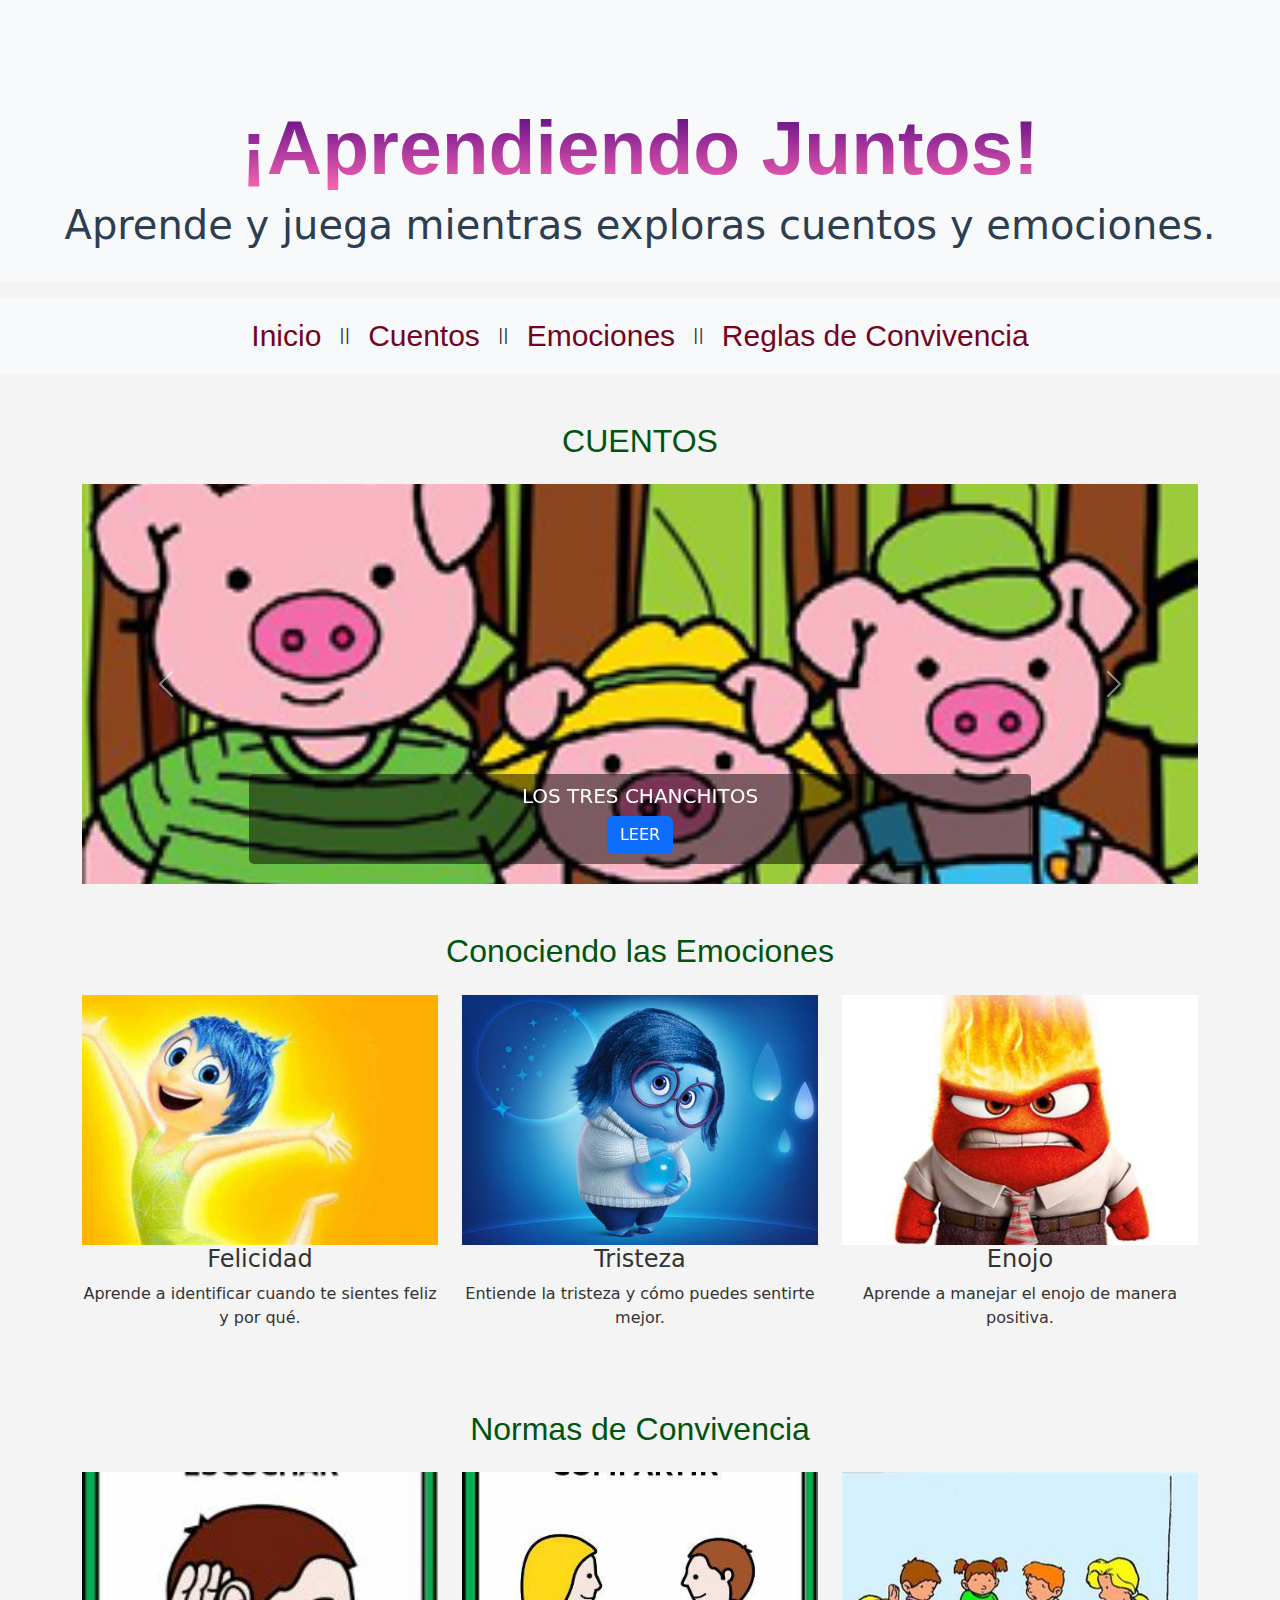
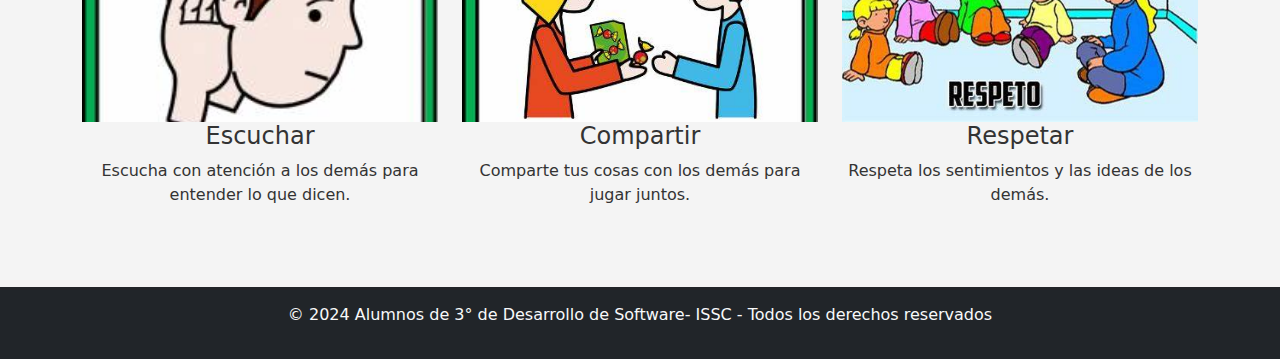
<file: index.html>
<!DOCTYPE html>
<html lang="es">

<head>
    <meta charset="UTF-8">
    <meta name="viewport" content="width=device-width, initial-scale=1.0">
    <title>Inicio - Página para Niños</title>
    <!-- Bootstrap CSS -->
    <link href="https://cdn.jsdelivr.net/npm/bootstrap@5.3.0-alpha1/dist/css/bootstrap.min.css" rel="stylesheet">
    <link rel="stylesheet" href="diseño.css"> <!-- Hoja de estilos separada -->
</head>

<!-- Encabezado -->
<header class="text-center p-4 bg-light">
    <h1 CLASS="text">¡Aprendiendo Juntos!</h1>
    <h1>Aprende y juega mientras exploras cuentos y emociones.</h1>

</header>

<body>

    <nav class="navbar navbar-expand-lg navbar-light bg-light mt-3">
        <div class="container-fluid">
            <button class="navbar-toggler" type="button" data-bs-toggle="collapse" data-bs-target="#navbarNav"
                aria-controls="navbarNav" aria-expanded="false" aria-label="Toggle navigation">
                <span class="navbar-toggler-icon"></span>
            </button>
            <div class="collapse navbar-collapse" id="navbarNav">
                <ul class="navbar-nav mx-auto">
                    <li class="nav-item">
                        <a class="nav-link" href="index.html">Inicio</a>
                    </li>
                    <li class="nav-item divider">|</li>
                    <li class="nav-item">
                        <a class="nav-link" href="cuentos.html">Cuentos</a>
                    </li>
                    <li class="nav-item divider">|</li>
                    <li class="nav-item">
                        <a class="nav-link" href="emparejar.html">Emociones</a>
                    </li>
                    <li class="nav-item divider">|</li>
                    <li class="nav-item">
                        <a class="nav-link" href="Juego de reglas de convivencia/reglas.html">Reglas de
                            Convivencia</a>
                    </li>
                </ul>
            </div>
        </div>
    </nav>

    <!-- Carrusel de Cuentos -->
    <section class="container my-5">
        <h2 class="text-center mb-4"><a href="cuentos.html">CUENTOS</a></h2>
        <div id="cuentosCarousel" class="carousel slide" data-bs-ride="carousel">
            <div class="carousel-inner">
                <div class="carousel-item active">
                    <img src="cuentos/img/3 chanchitos/pictogramas/portada.png" class="d-block w-100" alt="Cuento 1">
                    <div class="carousel-caption d-none d-md-block">
                        <h5>LOS TRES CHANCHITOS</h5>
                        <a href="tresCerditos.html" class="btn btn-primary">LEER</a>
                    </div>
                </div>
                <div class="carousel-item">
                    <img src="cuentos/img/Pajarito amarillo/pajarito.png" class="d-block w-100" alt="Cuento 2">
                    <div class="carousel-caption d-none d-md-block">
                        <h5>PAJARITO AMARILLO</h5>
                        <a href="pajaritoAmarillo.html" class="btn btn-primary">LEER</a>
                    </div>
                </div>
                <div class="carousel-item">
                    <img src="cuentos/img/Rana pirata/portada.png" class="d-block w-100" alt="Cuento 3">
                    <div class="carousel-caption d-none d-md-block">
                        <h5>RANA PIRATA</h5>
                        <a href="ranaPirata.html" class="btn btn-primary">LEER</a>
                    </div>
                </div>
            </div>
            <button class="carousel-control-prev" type="button" data-bs-target="#cuentosCarousel" data-bs-slide="prev">
                <span class="carousel-control-prev-icon" aria-hidden="true"></span>
                <span class="visually-hidden">Anterior</span>
            </button>
            <button class="carousel-control-next" type="button" data-bs-target="#cuentosCarousel" data-bs-slide="next">
                <span class="carousel-control-next-icon" aria-hidden="true"></span>
                <span class="visually-hidden">Siguiente</span>
            </button>
        </div>
    </section>

    <!-- Sección de Emociones -->
    <section class="container my-5">
        <h2 class="text-center mb-4"><a href="emparejar.html">Conociendo las Emociones</a></h2>
        <div class="row text-center">
            <div class="col-12 col-md-4 mb-3">
                <img src="alegria.jpg" alt="Felicidad" class="img-fluid">
                <h4>Felicidad</h4>
                <p>Aprende a identificar cuando te sientes feliz y por qué.</p>
            </div>
            <div class="col-12 col-md-4 mb-3">
                <img src="Tristeza.jpg" alt="Tristeza" class="img-fluid">
                <h4>Tristeza</h4>
                <p>Entiende la tristeza y cómo puedes sentirte mejor.</p>
            </div>
            <div class="col-12 col-md-4 mb-3">
                <img src="Furia.jpg" alt="Enojo" class="img-fluid">
                <h4>Enojo</h4>
                <p>Aprende a manejar el enojo de manera positiva.</p>
            </div>
        </div>
    </section>

    <!-- Sección de Normas de Convivencia -->
    <section class="container my-5">
        <h2 class="text-center mb-4"><a href="Juego de reglas de convivencia/reglas.html">Normas de Convivencia</a></h2>
        <div class="row text-center">
            <div class="col-12 col-md-4 mb-3">
                <img src="escuchar.jpg" alt="Escuchar" class="img-fluid">
                <h4>Escuchar</h4>
                <p>Escucha con atención a los demás para entender lo que dicen.</p>
            </div>
            <div class="col-12 col-md-4 mb-3">
                <img src="compartir.jpg" alt="Compartir" class="img-fluid">
                <h4>Compartir</h4>
                <p>Comparte tus cosas con los demás para jugar juntos.</p>
            </div>
            <div class="col-12 col-md-4 mb-3">
                <img src="respeto.jpg" alt="Respetar" class="img-fluid">
                <h4>Respetar</h4>
                <p>Respeta los sentimientos y las ideas de los demás.</p>
            </div>
        </div>
    </section>
</body>
<!-- Footer -->
<footer class="text-center p-3 bg-dark text-light">
    <p>© 2024 Alumnos de 3° de Desarrollo de Software- ISSC - Todos los derechos reservados</p>
</footer>

<!-- Bootstrap JS -->
<script src="https://cdn.jsdelivr.net/npm/bootstrap@5.3.0-alpha1/dist/js/bootstrap.bundle.min.js"></script>

</html>
</file>
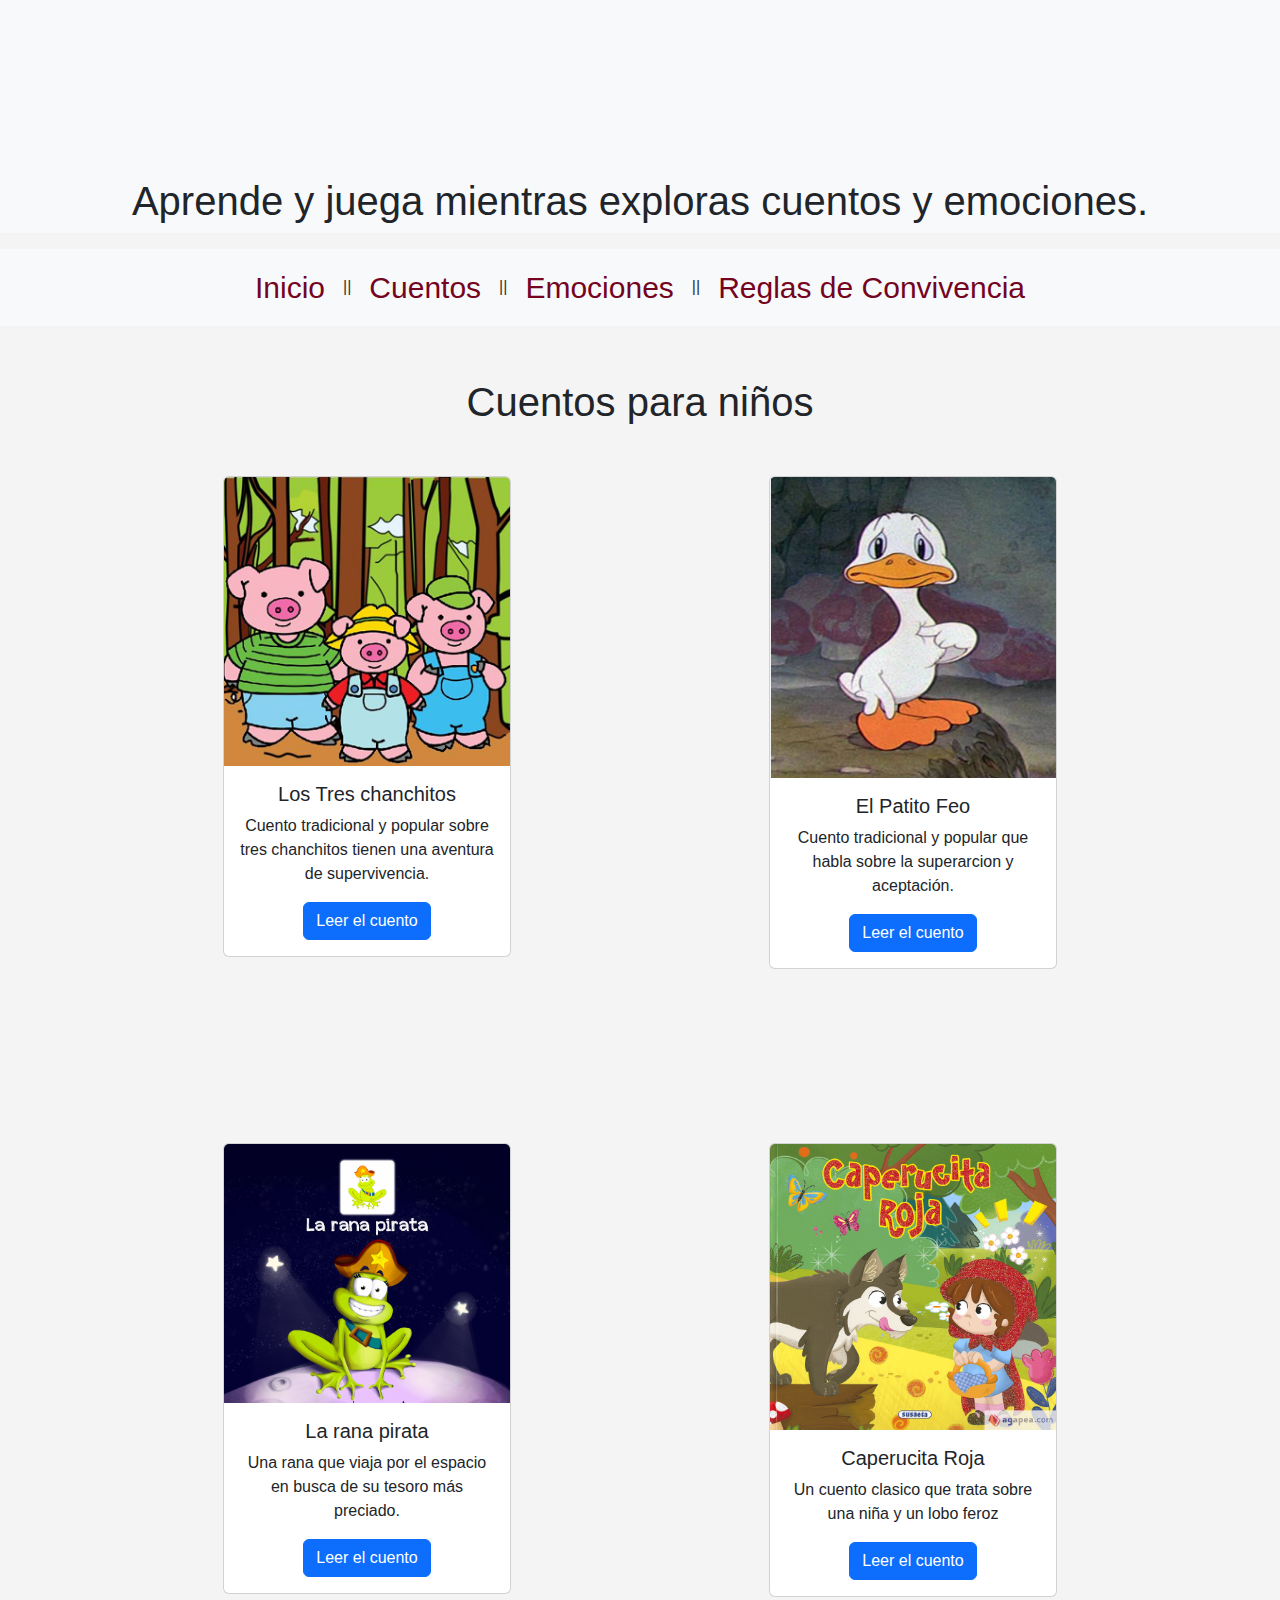
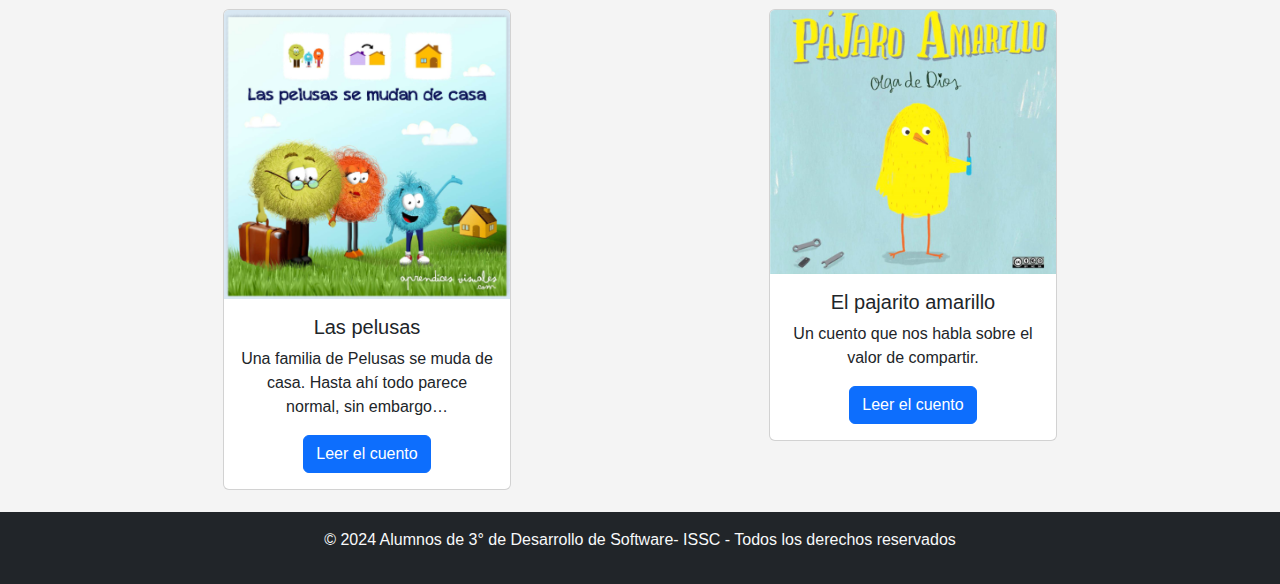
<file: cuentos.html>
<!DOCTYPE html>
<html lang="es">
<head>
    <meta charset="UTF-8">
    <meta name="viewport" content="width=device-width, initial-scale=1.0">
    <link href="https://cdn.jsdelivr.net/npm/bootstrap@5.3.3/dist/css/bootstrap.min.css" rel="stylesheet" integrity="sha384-QWTKZyjpPEjISv5WaRU9OFeRpok6YctnYmDr5pNlyT2bRjXh0JMhjY6hW+ALEwIH" crossorigin="anonymous">
    <link rel="stylesheet" href="cuentos.css">
    <link rel="stylesheet" href="styleCuentos.css">
    <title>Cuentos</title>
</head>
<body>
<header class="header-container text-center bg-light">
    <h1 class="text">¡Aprendiendo Juntos!</h1>
    <h1>Aprende y juega mientras exploras cuentos y emociones.</h1>
</header>
<nav class="navbar navbar-expand-lg navbar-light bg-light mt-3">
    <div class="container-fluid">
        <button class="navbar-toggler" type="button" data-bs-toggle="collapse" data-bs-target="#navbarNav"
            aria-controls="navbarNav" aria-expanded="false" aria-label="Toggle navigation">
            <span class="navbar-toggler-icon"></span>
        </button>
        <div class="collapse navbar-collapse" id="navbarNav">
            <ul class="navbar-nav mx-auto">
                <li class="nav-item">
                    <a class="nav-link" href="index.html">Inicio</a>
                </li>
                <li class="nav-item divider">|</li>
                <li class="nav-item">
                    <a class="nav-link" href="cuentos.html">Cuentos</a>
                </li>
                <li class="nav-item divider">|</li>
                <li class="nav-item">
                    <a class="nav-link" href="emparejar.html">Emociones</a>
                </li>
                <li class="nav-item divider">|</li>
                <li class="nav-item">
                    <a class="nav-link" href="Juego de reglas de convivencia/reglas.html">Reglas de
                        Convivencia</a>
                </li>
            </ul>
        </div>
    </div>
</nav>


    <main class="main">
        <div class="menu__cuentos">
            <h2>Cuentos para niños</h2>
            <div class="menu__cuentos-container">
                <div class="menu__cuentos--items">
                    <div class="card" style="width: 18rem;">
                        <img src="cuentos\img\3 chanchitos\pictogramas\portada.png" class="card-img-top" alt="...">
                        <div class="card-body">
                          <h5 class="card-title">Los Tres chanchitos</h5>
                          <p class="card-text" >Cuento tradicional y popular sobre tres chanchitos tienen una aventura de supervivencia.</p>
                          <a href="tresCerditos.html" class="btn btn-primary">Leer el cuento</a>
                        </div>
                      </div>
                </div>
                <div class="menu__cuentos--items">
                    <div class="card" style="width: 18rem;">
                        <img src="cuentos/img/Patito Feo/Pictograma/portada.png" class="card-img-top" alt="...">
                        <div class="card-body">
                          <h5 class="card-title">El Patito Feo</h5>
                          <p class="card-text">Cuento tradicional y popular que habla sobre la superarcion y aceptación.</p>
                          <a href="patitoFeo.html" class="btn btn-primary">Leer el cuento</a>
                        </div>
                      </div>
                </div>
                
            
                <div class="menu__cuentos--items">
                    <div class="card" style="width: 18rem;">
                        <img src="cuentos/img/Rana pirata/portada.png" class="card-img-top" alt="...">
                        <div class="card-body">
                          <h5 class="card-title">La rana pirata</h5>
                          <p class="card-text">Una rana que viaja por el espacio en busca de su tesoro más preciado.</p>
                          <a href="ranaPirata.html" class="btn btn-primary">Leer el cuento</a>
                        </div>
                    </div>
                </div>

                <div class="menu__cuentos--items">
                   <div class="card" style="width: 18rem;">
                       <img src="cuentos/img/Caperucita Roja/portada.jpg" class="card-img-top" alt="...">
                        <div class="card-body">
                          <h5 class="card-title">Caperucita Roja</h5>
                          <p class="card-text">Un cuento clasico que trata sobre una niña y un lobo feroz</p>
                           <a href="caperucitaRoja.html" class="btn btn-primary">Leer el cuento</a>
                        </div>
                   </div>
                </div>
                <div class="menu__cuentos--items">
                    <div class="card" style="width: 18rem;">
                        <img src="cuentos/img/La familia de las pelusas/Portada.png" class="card-img-top" alt="...">
                         <div class="card-body">
                              <h5 class="card-title">Las pelusas</h5>
                              <p class="card-text">Una familia de Pelusas se muda de casa. Hasta ahí todo parece normal, sin embargo… </p>
                              <a href="las pelusas.html" class="btn btn-primary">Leer el cuento</a>
                         </div>
                    </div>
                </div>
                <div class="menu__cuentos--items">
                    <div class="card" style="width: 18rem;">
                        <img src="cuentos/img/Pajarito amarillo/pajarito.png" class="card-img-top" alt="...">
                        <div class="card-body">
                          <h5 class="card-title">El pajarito amarillo</h5>
                          <p class="card-text">Un cuento que nos habla sobre el valor de compartir.</p>
                          <a href="pajaritoAmarillo.html" class="btn btn-primary">Leer el cuento</a>
                        </div>
                    </div>
                </div>
                
                <div class="menu__cuentos--items">
                    
                </div>
                
            </div>
        </div>

    </main>

    <footer class="text-center p-3 bg-dark text-light">
        <p>© 2024 Alumnos de 3° de Desarrollo de Software- ISSC - Todos los derechos reservados</p>
    </footer>
    <script src="https://cdn.jsdelivr.net/npm/bootstrap@5.3.3/dist/js/bootstrap.bundle.min.js" integrity="sha384-YvpcrYf0tY3lHB60NNkmXc5s9fDVZLESaAA55NDzOxhy9GkcIdslK1eN7N6jIeHz" crossorigin="anonymous"></script>
</body>
</html>
</file>
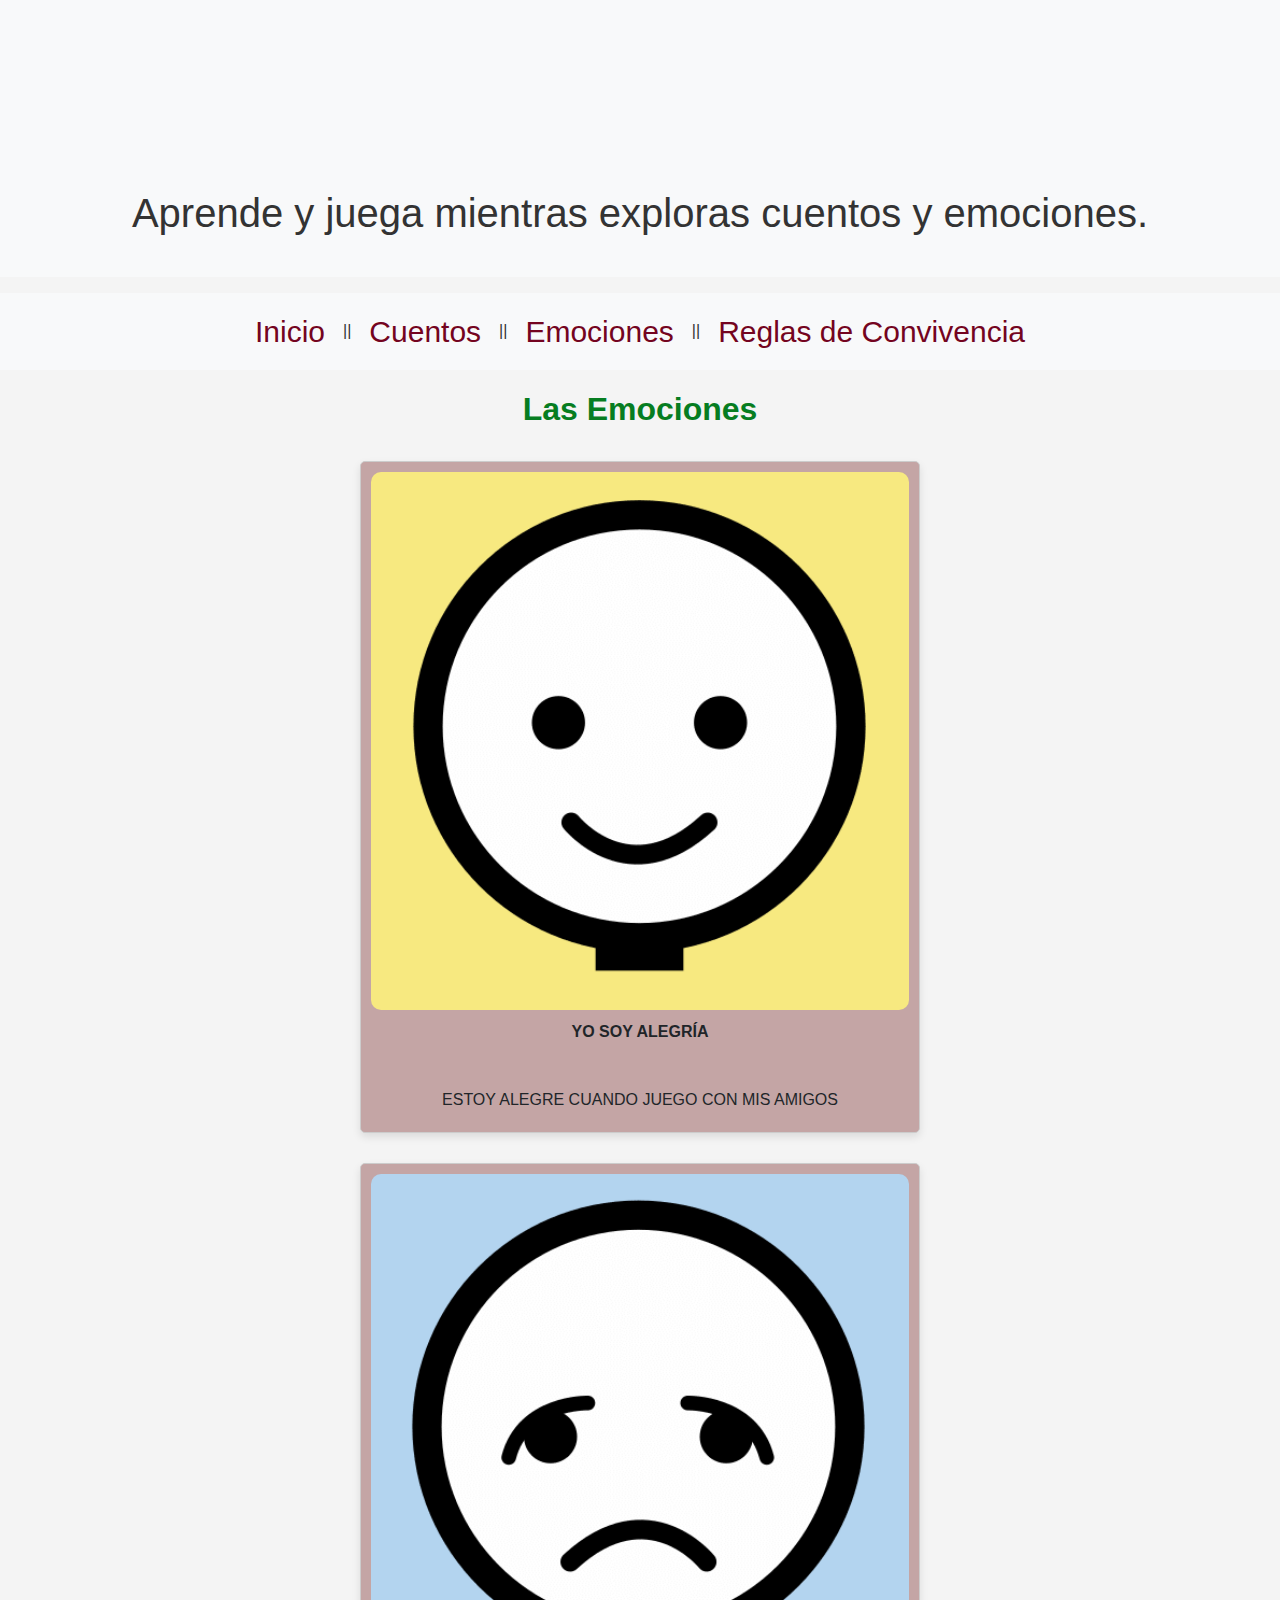
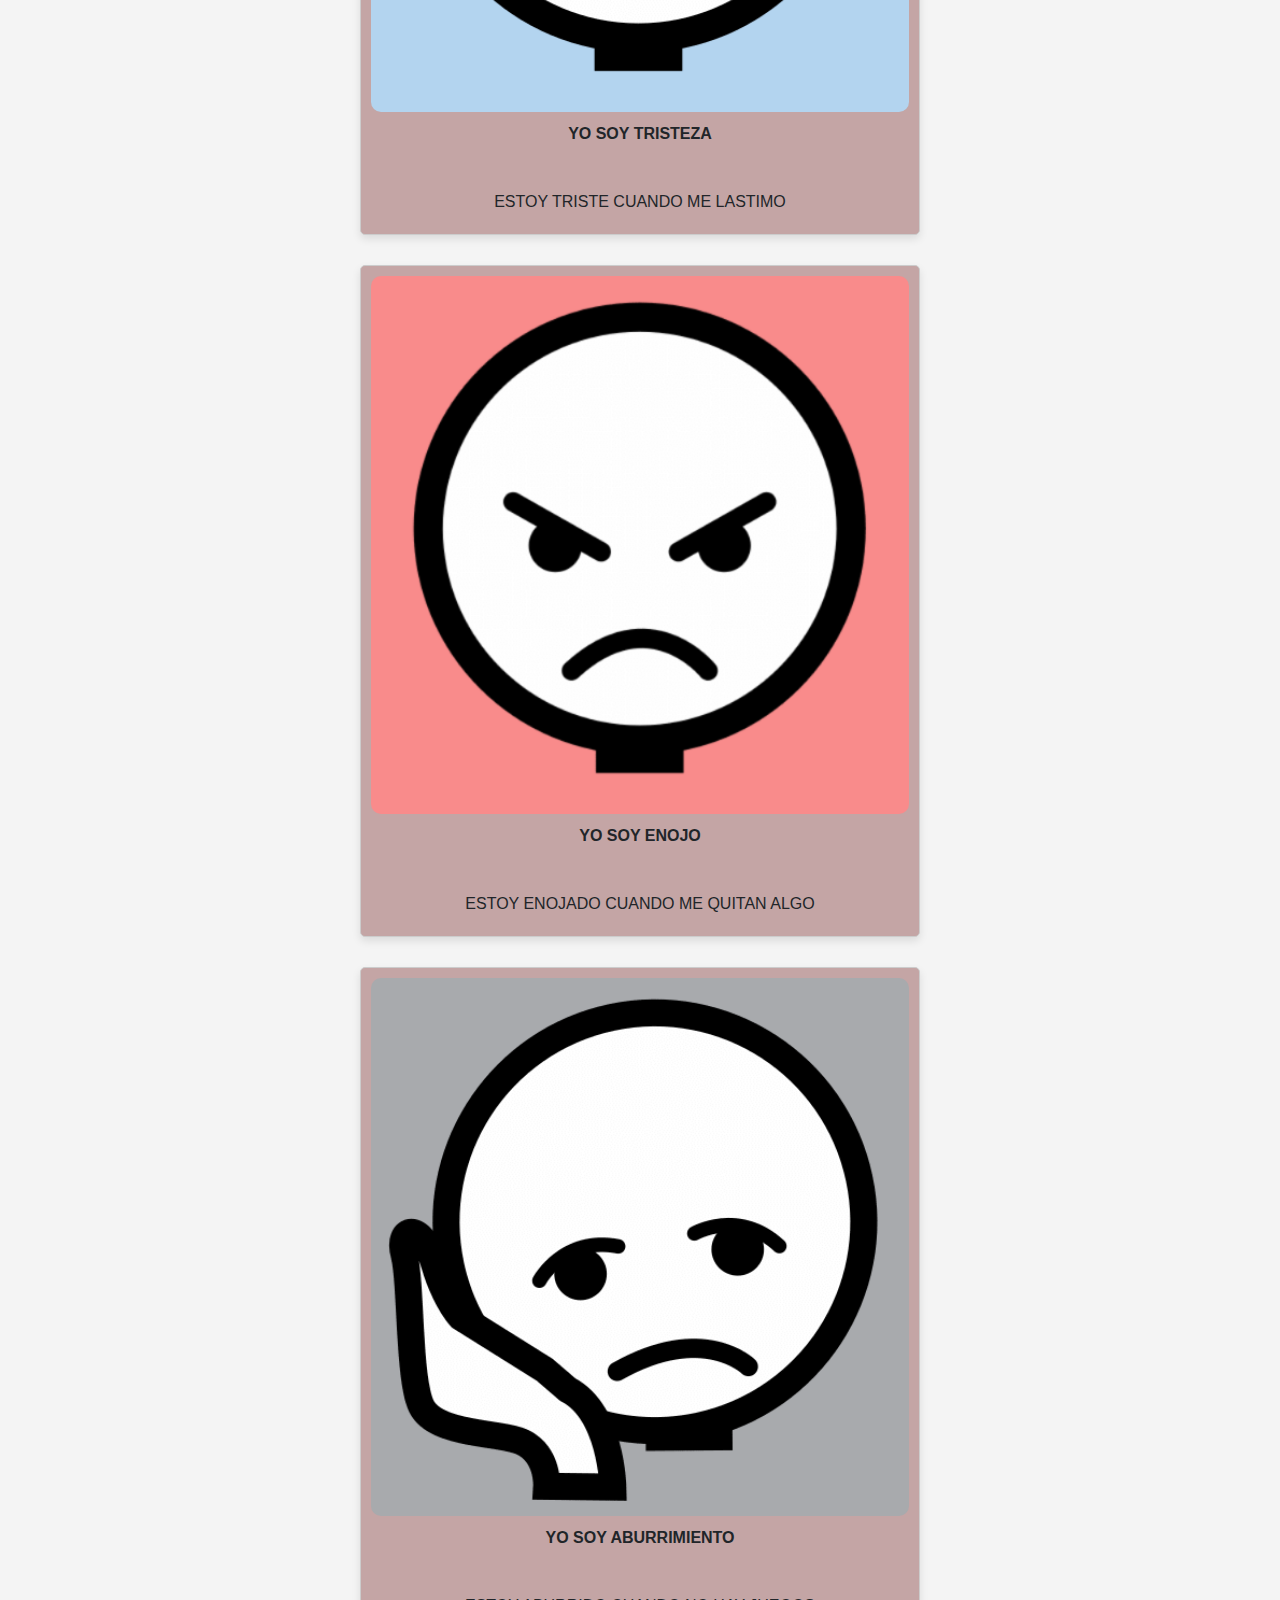
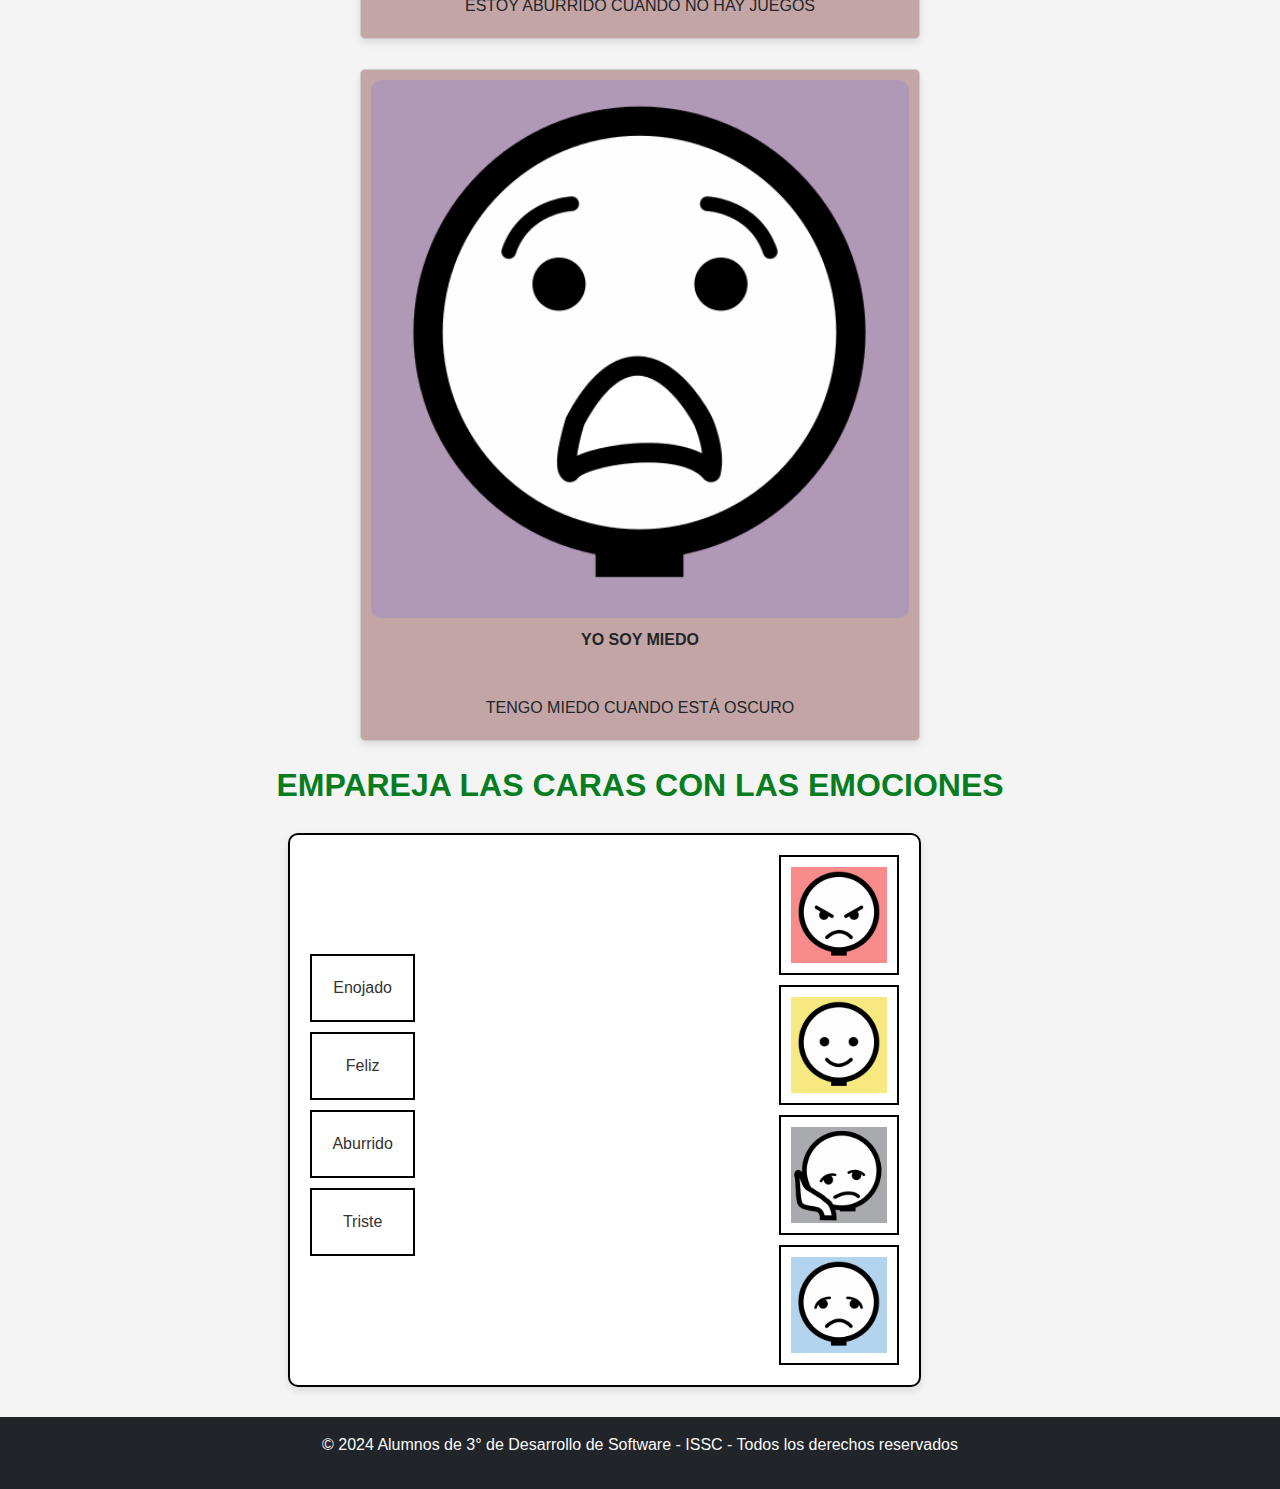
<file: emparejar.html>
<!DOCTYPE html>
<html lang="en">

<head>
    <meta charset="UTF-8">
    <meta name="viewport" content="width=device-width, initial-scale=1.0">
    <title>Emociones</title>

    
        <link href="https://cdn.jsdelivr.net/npm/bootstrap@5.3.0-alpha1/dist/css/bootstrap.min.css" rel="stylesheet">
    <link rel="stylesheet" href="pictogramas/styles.css">
</head>

<body>
    <header class="header-container text-center bg-light">
        <h1 class="text">¡Aprendiendo Juntos!</h1>
        <h1>Aprende y juega mientras exploras cuentos y emociones.</h1>
    </header>
    
    <nav class="navbar navbar-expand-lg navbar-light bg-light mt-3">
        <div class="container-fluid">
            <button class="navbar-toggler" type="button" data-bs-toggle="collapse" data-bs-target="#navbarNav"
                aria-controls="navbarNav" aria-expanded="false" aria-label="Toggle navigation">
                <span class="navbar-toggler-icon"></span>
            </button>
            <div class="collapse navbar-collapse" id="navbarNav">
                <ul class="navbar-nav mx-auto">
                    <li class="nav-item">
                        <a class="nav-link" href="index.html">Inicio</a>
                    </li>
                    <li class="nav-item divider">|</li>
                    <li class="nav-item">
                        <a class="nav-link" href="cuentos.html">Cuentos</a>
                    </li>
                    <li class="nav-item divider">|</li>
                    <li class="nav-item">
                        <a class="nav-link" href="emparejar.html">Emociones</a>
                    </li>
                    <li class="nav-item divider">|</li>
                    <li class="nav-item">
                        <a class="nav-link" href="Juego de reglas de convivencia/reglas.html">Reglas de Convivencia</a>
                    </li>
                </ul>
            </div>
        </div>
    </nav>
    <div class="card-container">
        <h2>Las Emociones</h2>
        <div class="card emotion" role="button" tabindex="0" aria-label="Feliz"
            onclick="narrate('YO SOY ALEGRÍA. ESTOY ALEGRE CUANDO JUEGO CON MIS AMIGOS ')">
            <img src="pictogramas\imagenes\alegre (2).png" alt="Feliz">
            <div class="text-content">
                <p><strong>YO SOY ALEGRÍA</strong></p>
                <br>
                <p>ESTOY ALEGRE CUANDO JUEGO CON MIS AMIGOS </p>
            </div>
        </div>

        <div class="card emotion" role="button" tabindex="0" aria-label="Triste"
            onclick="narrate('YO SOY TRISTEZA. ESTOY TRISTE CUANDO ME LASTIMO')">
            <img src="pictogramas\imagenes\triste (1).png" alt="Triste">
            <div class="text-content">
                <p><strong>YO SOY TRISTEZA</strong></p>
                <br>
                <p>ESTOY TRISTE CUANDO ME LASTIMO </p>
            </div>
        </div>

        <div class="card emotion" role="button" tabindex="0" aria-label="Enojo"
            onclick="narrate(' YO SOY ENOJO. Estoy enojado cuando me quitan algo')">
            <img src="pictogramas\imagenes\enfadar.png" alt="Enojo">
            <div class="text-content">
                <p><strong>YO SOY ENOJO</strong></p>
                <br>
                <p>ESTOY ENOJADO CUANDO ME QUITAN ALGO</p>
            </div>
        </div>

        <div class="card emotion" role="button" tabindex="0" aria-label="Aburrido"
            onclick="narrate(' YO SOY ABURRIMIENTO. ESTOY ABURRIDO CUANDO NO HAY JUEGOS')">
            <img src="pictogramas\imagenes\aburrido (1).png" alt="Aburrido">
            <div class="text-content">
                <p><strong>YO SOY ABURRIMIENTO</strong></p>
                <br>
                <p>ESTOY ABURRIDO CUANDO NO HAY JUEGOS</p>
            </div>
        </div>

        <div class="card emotion" role="button" tabindex="0" aria-label="Miedo"
            onclick="narrate(' YO SOY MIEDO. TENGO MIEDO CUANDO ESTÁ OSCURO')">
            <img src="pictogramas\imagenes\asustado.png" alt="Miedo">
            <div class="text-content">
                <p><strong>YO SOY MIEDO</strong></p>
                <br>
                <p>TENGO MIEDO CUANDO ESTÁ OSCURO</p>
            </div>
        </div>
    </div>
    <section>
        <h2>EMPAREJA LAS CARAS CON LAS EMOCIONES</h2>
        <div class="container">
            <div class="selection-section">
                <div class="phrases">
                    <div class="phrase" onclick="selectPhrase(this, 'Enojado')">Enojado</div>
                    <div class="phrase" onclick="selectPhrase(this, 'Feliz')">Feliz</div>
                    <div class="phrase" onclick="selectPhrase(this, 'Aburrido')">Aburrido</div>
                    <div class="phrase" onclick="selectPhrase(this, 'Triste')">Triste</div>
                </div>
    
                <div class="line-separator"></div>
    
                <div class="images">
                    <div class="image-box" onclick="selectImage(this, 'Enojado')"><img src="pictogramas/imagenes/enfadar.png" alt="Imagen 1"></div>
                    <div class="image-box" onclick="selectImage(this, 'Feliz')"><img src="pictogramas/imagenes/alegre (2).png" alt="Imagen 2"></div>
                    <div class="image-box" onclick="selectImage(this, 'Aburrido')"><img src="pictogramas/imagenes/aburrido (1).png" alt="Imagen 3"></div>
                    <div class="image-box" onclick="selectImage(this, 'Triste')"><img src="pictogramas/imagenes/triste (1).png" alt="Imagen 4"></div>
                </div>
            </div>
            
           
      </section>
      
  <!-- Modal -->
  <div id="resultModal" class="modal hidden">
    <div class="modal-content">
        <span class="close" onclick="closeModal()">&times;</span>
        <p id="modalMessage"></p>
    </div>
  </div>
  

    <footer class="text-center p-3 bg-dark text-light">
        <p>© 2024 Alumnos de 3° de Desarrollo de Software - ISSC - Todos los derechos reservados</p>
    </footer>
    <script src="https://cdn.jsdelivr.net/npm/bootstrap@5.3.0-alpha1/dist/js/bootstrap.bundle.min.js"></script>

    <script src="pictogramas\CSS\Acciones.js"></script>
    <script src="pictogramas\script.js"></script>
</body>

</html>
</file>
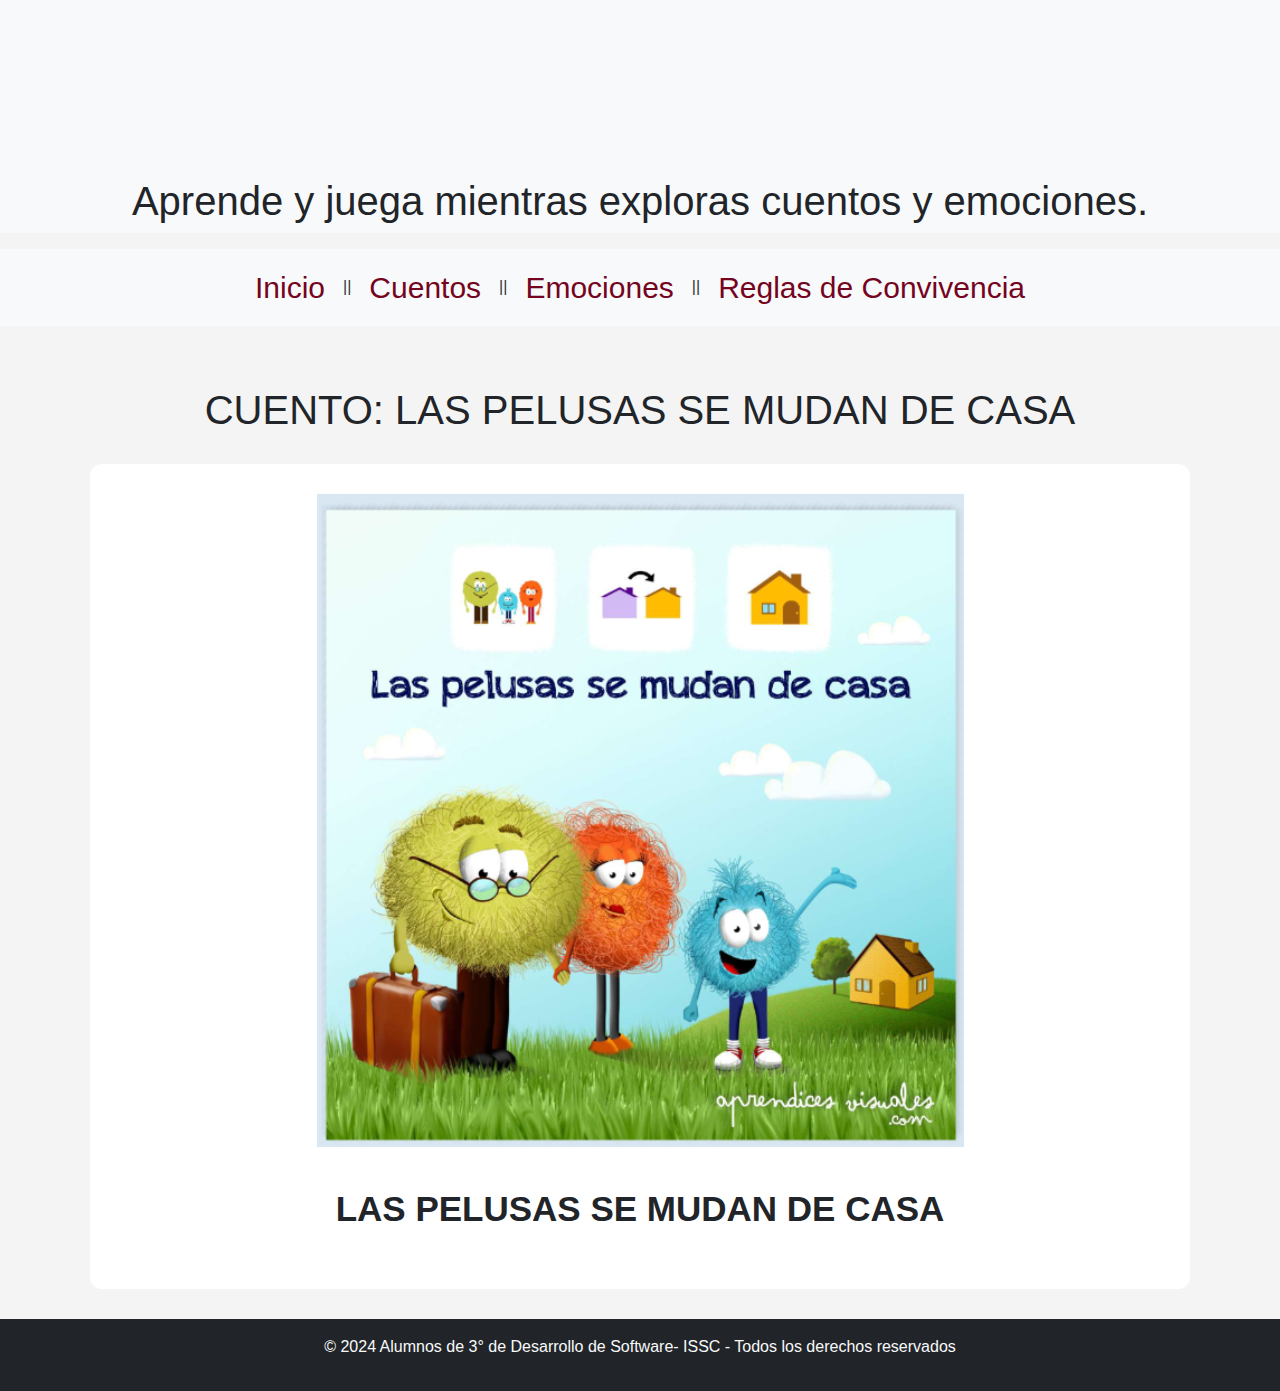
<file: las pelusas.html>
<!DOCTYPE html>
<html lang="es">

<head>
    <meta charset="UTF-8">
    <meta name="viewport" content="width=device-width, initial-scale=1.0">
    <title>Caperucita Roja</title>
    <link href="https://cdn.jsdelivr.net/npm/bootstrap@5.3.3/dist/css/bootstrap.min.css" rel="stylesheet"
        integrity="sha384-QWTKZyjpPEjISv5WaRU9OFeRpok6YctnYmDr5pNlyT2bRjXh0JMhjY6hW+ALEwIH" crossorigin="anonymous">
    <link rel="stylesheet" href="cuentos.css">
</head>

<body>
    <header class="header-container text-center bg-light">
        <h1 class="text">¡Aprendiendo Juntos!</h1>
        <h1>Aprende y juega mientras exploras cuentos y emociones.</h1>
    </header>
    <nav class="navbar navbar-expand-lg navbar-light bg-light mt-3">
        <div class="container-fluid">
            <button class="navbar-toggler" type="button" data-bs-toggle="collapse" data-bs-target="#navbarNav"
                aria-controls="navbarNav" aria-expanded="false" aria-label="Toggle navigation">
                <span class="navbar-toggler-icon"></span>
            </button>
            <div class="collapse navbar-collapse" id="navbarNav">
                <ul class="navbar-nav mx-auto">
                    <li class="nav-item">
                        <a class="nav-link" href="index.html">Inicio</a>
                    </li>
                    <li class="nav-item divider">|</li>
                    <li class="nav-item">
                        <a class="nav-link" href="cuentos.html">Cuentos</a>
                    </li>
                    <li class="nav-item divider">|</li>
                    <li class="nav-item">
                        <a class="nav-link" href="emparejar.html">Emociones</a>
                    </li>
                    <li class="nav-item divider">|</li>
                    <li class="nav-item">
                        <a class="nav-link" href="Juego de reglas de convivencia/reglas.html">Reglas de
                            Convivencia</a>
                    </li>
                </ul>
            </div>
        </div>
    </nav>
    <main class="patitoFeo">
        <h2>CUENTO: LAS PELUSAS SE MUDAN DE CASA</h2>
        <div id="carouselExample" class="carousel slide">
            <div class="carousel-inner">
                <div class="carousel-item active">
                    <div class="patitoFeo__container1pictograma">
                        <div class="patitoFeo__page--1pictograma">
                            <div class="patitoFeo__page--1pictograma-items">
                                <img src="cuentos/img/La familia de las pelusas/Portada.png" alt="portada">
                            </div>
                            <div class="patitoFeo__page--1pictograma-items">LAS PELUSAS SE MUDAN DE CASA</div>
                        </div>
                    </div>
                </div>
                <div class="carousel-item">
                    <div class="patitoFeo__container1pictograma">
                        <div class="patitoFeo__page--1pictograma">
                            <div class="patitoFeo__page--1pictograma-items">
                                <img src="cuentos/img/La familia de las pelusas/parte 1.png" alt="img1">
                            </div>
                            <div class="patitoFeo__page--1pictograma-items"></div>
                        </div>
                    </div>
                </div>
                <div class="carousel-item">
                    <div class="patitoFeo__container1pictograma">
                        <div class="patitoFeo__page--1pictograma">
                            <div class="patitoFeo__page--1pictograma-items">
                                <img src="cuentos/img/La familia de las pelusas/parte 2.png" alt="img3">
                            </div>
                            <div class="patitoFeo__page--1pictograma-items"></div>
                        </div>
                    </div>
                </div>
                <div class="carousel-item">
                    <div class="patitoFeo__container1pictograma">
                        <div class="patitoFeo__page--1pictograma">
                            <div class="patitoFeo__page--1pictograma-items">
                                <img src="cuentos/img/La familia de las pelusas/parte 3.png" alt="img4">
                            </div>
                            <div class="patitoFeo__page--1pictograma-items"></div>
                        </div>
                    </div>
                </div>
                <div class="carousel-item">
                    <div class="patitoFeo__container1pictograma">
                        <div class="patitoFeo__page--1pictograma">
                            <div class="patitoFeo__page--1pictograma-items">
                                <img src="cuentos/img/La familia de las pelusas/parte 4.png" alt="img5">
                            </div>
                            <div class="patitoFeo__page--1pictograma-items"></div>
                        </div>
                    </div>
                </div>
                <div class="carousel-item">
                    <div class="patitoFeo__container1pictograma">
                        <div class="patitoFeo__page--1pictograma">
                            <div class="patitoFeo__page--1pictograma-items">
                                <img src="cuentos/img/La familia de las pelusas/parte 5.png" alt="img6">
                            </div>
                            <div class="patitoFeo__page--1pictograma-items"></div>
                        </div>
                    </div>
                </div>
                <div class="carousel-item">
                    <div class="patitoFeo__container1pictograma">
                        <div class="patitoFeo__page--1pictograma">
                            <div class="patitoFeo__page--1pictograma-items">
                                <img src="cuentos/img/La familia de las pelusas/parte 6.png" alt="img7">
                            </div>
                            <div class="patitoFeo__page--1pictograma-items"></div>
                        </div>
                    </div>
                </div>
                <div class="carousel-item">
                    <div class="patitoFeo__container1pictograma">
                        <div class="patitoFeo__page--1pictograma">
                            <div class="patitoFeo__page--1pictograma-items">
                                <img src="cuentos/img/La familia de las pelusas/parte 7.png" alt="img7">
                            </div>
                            <div class="patitoFeo__page--1pictograma-items"></div>
                        </div>
                    </div>
                </div>
                <div class="carousel-item">
                    <div class="patitoFeo__container1pictograma">
                        <div class="patitoFeo__page--1pictograma">
                            <div class="patitoFeo__page--1pictograma-items">
                                <img src="cuentos/img/La familia de las pelusas/parte 8.png" alt="img7">
                            </div>
                            <div class="patitoFeo__page--1pictograma-items"></div>
                        </div>
                    </div>
                </div>
                <div class="carousel-item">
                    <div class="patitoFeo__container1pictograma">
                        <div class="patitoFeo__page--1pictograma">
                            <div class="patitoFeo__page--1pictograma-items">
                                <img src="cuentos/img/La familia de las pelusas/parte 9.png" alt="img7">
                            </div>
                            <div class="patitoFeo__page--1pictograma-items"></div>
                        </div>
                    </div>
                </div>
                <div class="carousel-item">
                    <div class="patitoFeo__container1pictograma">
                        <div class="patitoFeo__page--1pictograma">
                            <div class="patitoFeo__page--1pictograma-items">
                                <img src="cuentos/img/La familia de las pelusas/parte 10.png" alt="img7">
                            </div>
                            <div class="patitoFeo__page--1pictograma-items"></div>
                        </div>
                    </div>
                </div>
                <div class="carousel-item">
                    <div class="patitoFeo__container1pictograma">
                        <div class="patitoFeo__page--1pictograma">
                            <div class="patitoFeo__page--1pictograma-items">
                                <img src="cuentos/img/La familia de las pelusas/parte 11.png" alt="img7">
                            </div>
                            <div class="patitoFeo__page--1pictograma-items"></div>
                        </div>
                    </div>
                </div>

                <div class="carousel-item">
                    <div class="patitoFeo__container1pictograma">
                        <div class="patitoFeo__page--1pictograma">
                            <div class="patitoFeo__page--1pictograma-items">
                                <img src="cuentos/img/La familia de las pelusas/final.png" alt="img7">
                            </div>
                            <div class="patitoFeo__page--1pictograma-items">ESTE CUENTO SE A ACABADO</div>
                        </div>
                    </div>
                </div>




                <button class="carousel-control-prev" type="button" data-bs-target="#carouselExample"
                    data-bs-slide="prev">
                    <span class="carousel-control-prev-icon" aria-hidden="true"></span>
                    <span class="visually-hidden">Previous</span>
                </button>
                <button class="carousel-control-next" type="button" data-bs-target="#carouselExample"
                    data-bs-slide="next">
                    <span class="carousel-control-next-icon" aria-hidden="true"></span>
                    <span class="visually-hidden">Next</span>
                </button>
            </div>

    </main>

    <script src="https://cdn.jsdelivr.net/npm/bootstrap@5.3.3/dist/js/bootstrap.bundle.min.js"
        integrity="sha384-YvpcrYf0tY3lHB60NNkmXc5s9fDVZLESaAA55NDzOxhy9GkcIdslK1eN7N6jIeHz"
        crossorigin="anonymous"></script>
</body>
<footer class="text-center p-3 bg-dark text-light">
    <p>© 2024 Alumnos de 3° de Desarrollo de Software- ISSC - Todos los derechos reservados</p>
</footer>

</html>
</file>
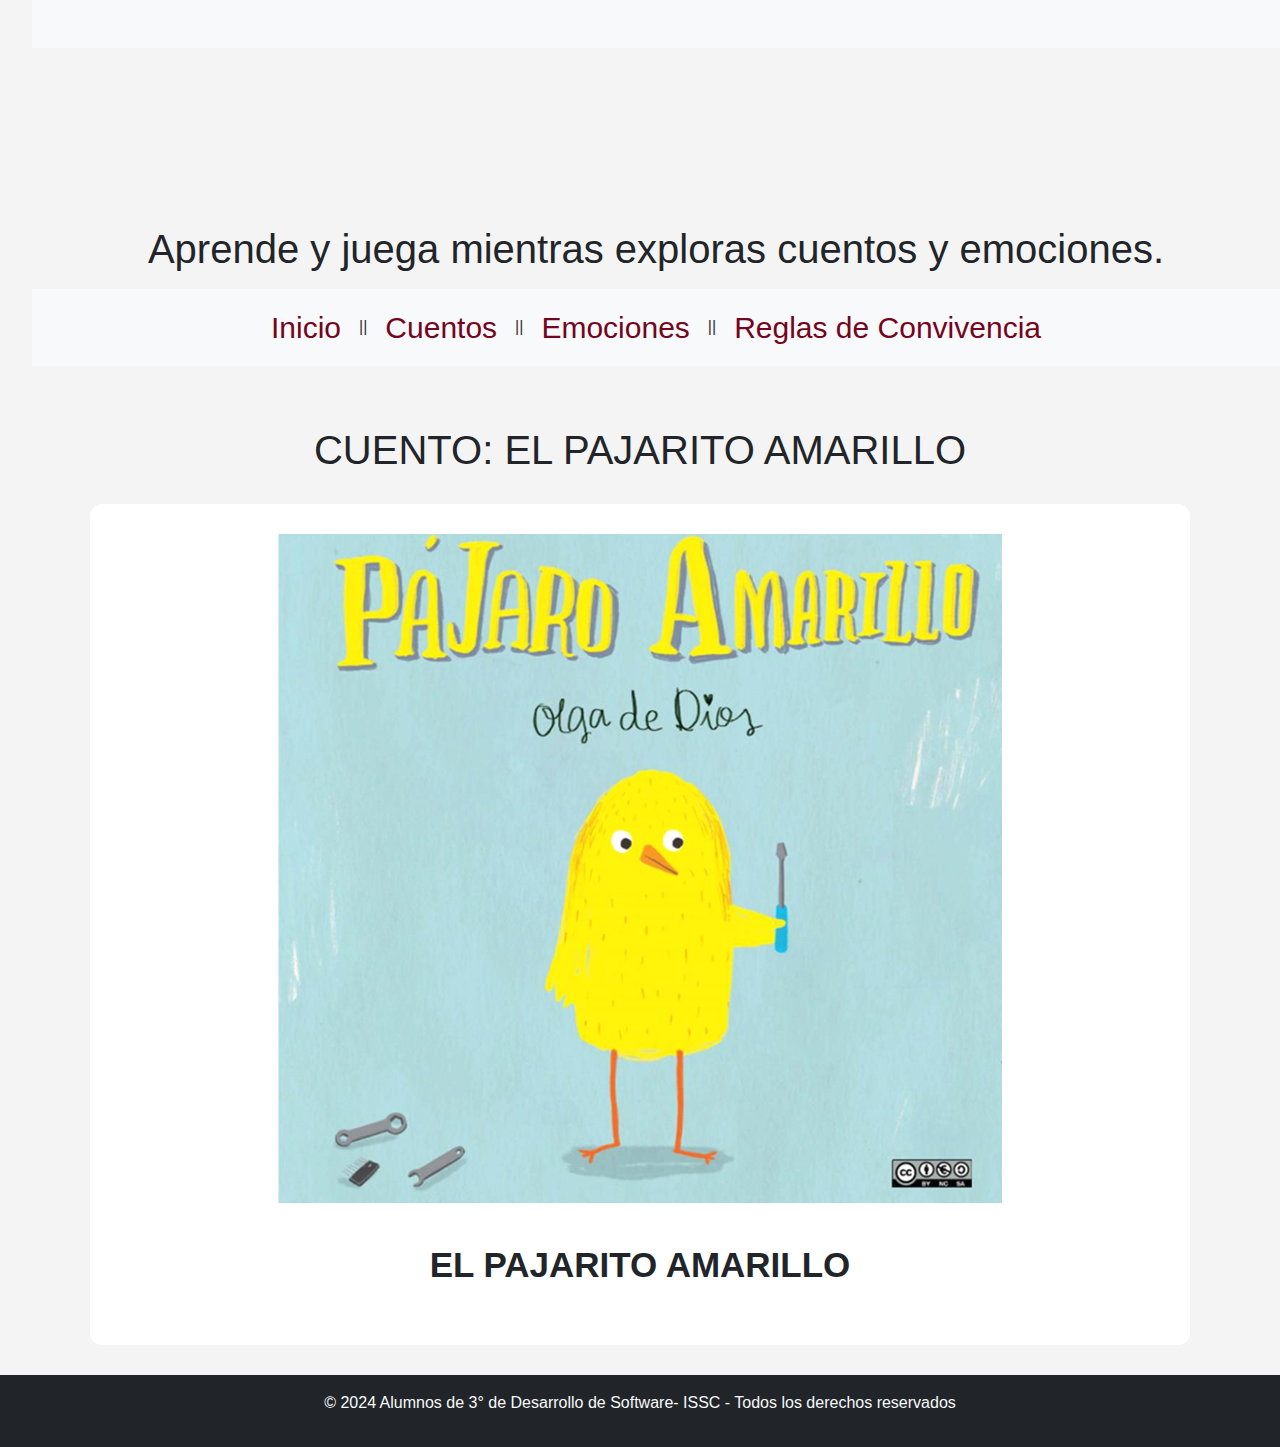
<file: pajaritoAmarillo.html>
<!DOCTYPE html>
<html lang="es">
<head>
    <meta charset="UTF-8">
    <meta name="viewport" content="width=device-width, initial-scale=1.0">
    <title>Patito Feo</title>
    <link href="https://cdn.jsdelivr.net/npm/bootstrap@5.3.3/dist/css/bootstrap.min.css" rel="stylesheet" integrity="sha384-QWTKZyjpPEjISv5WaRU9OFeRpok6YctnYmDr5pNlyT2bRjXh0JMhjY6hW+ALEwIH" crossorigin="anonymous">
    <link rel="stylesheet" href="cuentos.css">
</head>
<body>
   <div class="titulo"> <header class="text-center p-4 bg-light"></header>
        <h1 class="text">¡Aprendiendo Juntos!</h1>
        <h1>Aprende y juega mientras exploras cuentos y emociones.</h1>
    </header>
    <nav class="navbar navbar-expand-lg navbar-light bg-light mt-3">
        <div class="container-fluid">
            <button class="navbar-toggler" type="button" data-bs-toggle="collapse" data-bs-target="#navbarNav"
                aria-controls="navbarNav" aria-expanded="false" aria-label="Toggle navigation">
                <span class="navbar-toggler-icon"></span>
            </button>
            <div class="collapse navbar-collapse" id="navbarNav">
                <ul class="navbar-nav mx-auto">
                    <li class="nav-item">
                        <a class="nav-link" href="index.html">Inicio</a>
                    </li>
                    <li class="nav-item divider">|</li>
                    <li class="nav-item">
                        <a class="nav-link" href="cuentos.html">Cuentos</a>
                    </li>
                    <li class="nav-item divider">|</li>
                    <li class="nav-item">
                        <a class="nav-link" href="emparejar.html">Emociones</a>
                    </li>
                    <li class="nav-item divider">|</li>
                    <li class="nav-item">
                        <a class="nav-link" href="Juego de reglas de convivencia/reglas.html">Reglas de
                            Convivencia</a>
                    </li>
                </ul>
            </div>
        </div>
    </nav>
</div>
    <main class="patitoFeo">
        <h2>CUENTO: EL PAJARITO AMARILLO</h2>
        <div id="carouselExample" class="carousel slide">
        <div class="carousel-inner">
            <div class="carousel-item active">
                <div class="patitoFeo__container1pictograma">
                    <div class="patitoFeo__page--1pictograma">
                        <div class="patitoFeo__page--1pictograma-items">
                            <img src="cuentos/img/Pajarito amarillo/pajarito.png" alt="portada">
                        </div>
                        <div class="patitoFeo__page--1pictograma-items">EL PAJARITO AMARILLO</div>
                    </div>
                </div> 
            </div>
            <div class="carousel-item">
                    <div class="patitoFeo__container2pictograma">
                        <div class="patitoFeo__page--2pictograma">
                            <div class="patitoFeo__page--2pictograma-items">
                                <img src="cuentos/img/Pajarito amarillo/img1.png" alt="img1">
                            </div>
                            <div class="patitoFeo__page--2pictograma-items">
                                 <img src="cuentos/img/Pajarito amarillo/img2.png" alt="img2">
                            </div>
                            <div class="patitoFeo__page--2pictograma-items"></div>
                        </div>
                     </div> 
            </div>
            <div class="carousel-item">
                <div class="patitoFeo__container1pictograma">
                    <div class="patitoFeo__page--1pictograma">
                        <div class="patitoFeo__page--1pictograma-items">
                            <img src="cuentos/img/Pajarito amarillo/img3.png" alt="img3">
                        </div>
                        <div class="patitoFeo__page--1pictograma-items"></div>
                    </div>
                </div> 
            </div>
            <div class="carousel-item">
                <div class="patitoFeo__container1pictograma">
                    <div class="patitoFeo__page--1pictograma">
                        <div class="patitoFeo__page--1pictograma-items">
                            <img src="cuentos/img/Pajarito amarillo/img4.png" alt="img4">
                        </div>
                        <div class="patitoFeo__page--1pictograma-items"></div>
                    </div>
                </div> 
            </div>
            <div class="carousel-item">
                <div class="patitoFeo__container1pictograma">
                    <div class="patitoFeo__page--1pictograma">
                        <div class="patitoFeo__page--1pictograma-items">
                            <img src="cuentos/img/Pajarito amarillo/img5.png" alt="img5">
                        </div>
                        <div class="patitoFeo__page--1pictograma-items"></div>
                    </div>
                </div> 
            </div>
            <div class="carousel-item">
                <div class="patitoFeo__container1pictograma">
                    <div class="patitoFeo__page--1pictograma">
                        <div class="patitoFeo__page--1pictograma-items">
                            <img src="cuentos/img/Pajarito amarillo/img6.png" alt="img6">
                        </div>
                        <div class="patitoFeo__page--1pictograma-items"></div>
                    </div>
                </div> 
            </div>
            <div class="carousel-item">
                <div class="patitoFeo__container1pictograma">
                    <div class="patitoFeo__page--1pictograma">
                        <div class="patitoFeo__page--1pictograma-items">
                            <img src="cuentos/img/Pajarito amarillo/img7.png" alt="img7">
                        </div>
                        <div class="patitoFeo__page--1pictograma-items"></div>
                    </div>
                </div> 
            </div>
            <div class="carousel-item">
                    <div class="patitoFeo__container2pictograma">
                        <div class="patitoFeo__page--2pictograma">
                            <div class="patitoFeo__page--2pictograma-items">
                                <img src="cuentos/img/Pajarito amarillo/img8.png" alt="img8">
                            </div>
                            <div class="patitoFeo__page--2pictograma-items">
                                 <img src="cuentos/img/Pajarito amarillo/img9.png" alt="img9">
                            </div>
                            <div class="patitoFeo__page--2pictograma-items"></div>
                        </div>
                     </div> 
            </div>
            <div class="carousel-item">
                <div class="patitoFeo__container1pictograma">
                    <div class="patitoFeo__page--1pictograma">
                        <div class="patitoFeo__page--1pictograma-items">
                            <img src="cuentos/img/Pajarito amarillo/img10.png" alt="img10">
                        </div>
                        <div class="patitoFeo__page--1pictograma-items"></div>
                    </div>
                </div> 
            </div>
            <div class="carousel-item">
                <div class="patitoFeo__container1pictograma">
                    <div class="patitoFeo__page--1pictograma">
                        <div class="patitoFeo__page--1pictograma-items">
                            <img src="cuentos/img/Pajarito amarillo/img11.png" alt="img11">
                        </div>
                        <div class="patitoFeo__page--1pictograma-items"></div>
                    </div>
                </div> 
            </div>
            <div class="carousel-item">
                <div class="patitoFeo__container1pictograma">
                    <div class="patitoFeo__page--1pictograma">
                        <div class="patitoFeo__page--1pictograma-items">
                            <img src="cuentos/img/Pajarito amarillo/img12.png" alt="img12">
                        </div>
                        <div class="patitoFeo__page--1pictograma-items"></div>
                    </div>
                </div> 
            </div>
            <div class="carousel-item">
                <div class="patitoFeo__container2pictograma">
                    <div class="patitoFeo__page--2pictograma">
                        <div class="patitoFeo__page--2pictograma-items">
                            <img src="cuentos/img/Pajarito amarillo/img13.png" alt="img13">
                        </div>
                        <div class="patitoFeo__page--2pictograma-items">
                            <img src="cuentos/img/Pajarito amarillo/img14.png" alt="img14">
                        </div>
                        <div class="patitoFeo__page--2pictograma-items"></div>
                    </div>
                </div> 
            </div>
            <div class="carousel-item">
                <div class="patitoFeo__container1pictograma">
                    <div class="patitoFeo__page--1pictograma">
                        <div class="patitoFeo__page--1pictograma-items">
                            <img src="cuentos/img/Pajarito amarillo/img15.png" alt="img15">
                        </div>
                        <div class="patitoFeo__page--1pictograma-items"></div>
                    </div>
                </div> 
            </div>
            <div class="carousel-item">
                <div class="patitoFeo__container1pictograma">
                    <div class="patitoFeo__page--1pictograma">
                        <div class="patitoFeo__page--1pictograma-items">
                            <img src="cuentos/img/Pajarito amarillo/img17.png" alt="img17">
                        </div>
                        <div class="patitoFeo__page--1pictograma-items"></div>
                    </div>
                </div> 
            </div>
            <div class="carousel-item">
                <div class="patitoFeo__container1pictograma">
                    <div class="patitoFeo__page--1pictograma">
                        <div class="patitoFeo__page--1pictograma-items">
                            <img src="cuentos/img/Pajarito amarillo/img18.png" alt="img18">
                        </div>
                        <div class="patitoFeo__page--1pictograma-items"></div>
                    </div>
                </div> 
            </div>
            <div class="carousel-item">
                <div class="patitoFeo__container1pictograma">
                    <div class="patitoFeo__page--1pictograma">
                        <div class="patitoFeo__page--1pictograma-items">
                            <img src="cuentos/img/Pajarito amarillo/img19.png" alt="img19">
                        </div>
                        <div class="patitoFeo__page--1pictograma-items"></div>
                    </div>
                </div> 
            </div>
            <div class="carousel-item">
                <div class="patitoFeo__container1pictograma">
                    <div class="patitoFeo__page--1pictograma">
                        <div class="patitoFeo__page--1pictograma-items">
                            <img src="cuentos/img/Pajarito amarillo/img20.png" alt="img20">
                        </div>
                        <div class="patitoFeo__page--1pictograma-items"></div>
                    </div>
                </div> 
            </div>
            <div class="carousel-item">
                <div class="patitoFeo__container1pictograma">
                    <div class="patitoFeo__page--1pictograma">
                        <div class="patitoFeo__page--1pictograma-items">
                            <img src="cuentos/img/Pajarito amarillo/img21.png" alt="img21">
                        </div>
                        <div class="patitoFeo__page--1pictograma-items"></div>
                    </div>
                </div> 
            </div>
            <div class="carousel-item">
                <div class="patitoFeo__container1pictograma">
                    <div class="patitoFeo__page--1pictograma">
                        <div class="patitoFeo__page--1pictograma-items">
                            <img src="cuentos/img/Pajarito amarillo/img22.png" alt="img22">
                        </div>
                        <div class="patitoFeo__page--1pictograma-items"></div>
                    </div>
                </div> 
            </div>
            <div class="carousel-item">
                <div class="patitoFeo__container1pictograma">
                    <div class="patitoFeo__page--1pictograma">
                        <div class="patitoFeo__page--1pictograma-items">
                            <img src="cuentos/img/Pajarito amarillo/img23.png" alt="img23">
                        </div>
                        <div class="patitoFeo__page--1pictograma-items"></div>
                    </div>
                </div> 
            </div>
            <div class="carousel-item">
                <div class="patitoFeo__container1pictograma">
                    <div class="patitoFeo__page--1pictograma">
                        <div class="patitoFeo__page--1pictograma-items">
                            <img src="cuentos/img/Pajarito amarillo/img24.png" alt="img24">
                        </div>
                        <div class="patitoFeo__page--1pictograma-items"></div>
                    </div>
                </div> 
            </div>
            <div class="carousel-item">
                <div class="patitoFeo__container1pictograma">
                    <div class="patitoFeo__page--1pictograma">
                        <div class="patitoFeo__page--1pictograma-items">
                            <img src="cuentos/img/Pajarito amarillo/img25.png" alt="img25">
                        </div>
                        <div class="patitoFeo__page--1pictograma-items"></div>
                    </div>
                </div> 
            </div>
            <div class="carousel-item">
                <div class="patitoFeo__container1pictograma">
                    <div class="patitoFeo__page--1pictograma">
                        <div class="patitoFeo__page--1pictograma-items">
                            <img src="cuentos/img/Pajarito amarillo/img26.png" alt="img26">
                        </div>
                        <div class="patitoFeo__page--1pictograma-items"></div>
                    </div>
                </div> 
            </div>
            <div class="carousel-item">
                <div class="patitoFeo__container1pictograma">
                    <div class="patitoFeo__page--1pictograma">
                        <div class="patitoFeo__page--1pictograma-items">
                            <img src="cuentos/img/Patito Feo/Pictograma/fin.png" alt="final">
                        </div>
                        <div class="patitoFeo__page--1pictograma-items">ESTE CUENTO SE A ACABADO</div>
                    </div>
                </div> 
            </div>
        </div>
        <button class="carousel-control-prev" type="button" data-bs-target="#carouselExample" data-bs-slide="prev">
            <span class="carousel-control-prev-icon" aria-hidden="true"></span>
            <span class="visually-hidden">Previous</span>
        </button>
        <button class="carousel-control-next" type="button" data-bs-target="#carouselExample" data-bs-slide="next">
            <span class="carousel-control-next-icon" aria-hidden="true"></span>
            <span class="visually-hidden">Next</span>
        </button>
        </div>

    </main>
    
    <script src="https://cdn.jsdelivr.net/npm/bootstrap@5.3.3/dist/js/bootstrap.bundle.min.js" integrity="sha384-YvpcrYf0tY3lHB60NNkmXc5s9fDVZLESaAA55NDzOxhy9GkcIdslK1eN7N6jIeHz" crossorigin="anonymous"></script>
</body>
<footer class="text-center p-3 bg-dark text-light">
    <p>© 2024 Alumnos de 3° de Desarrollo de Software- ISSC - Todos los derechos reservados</p>
    </footer>
</html>
</file>
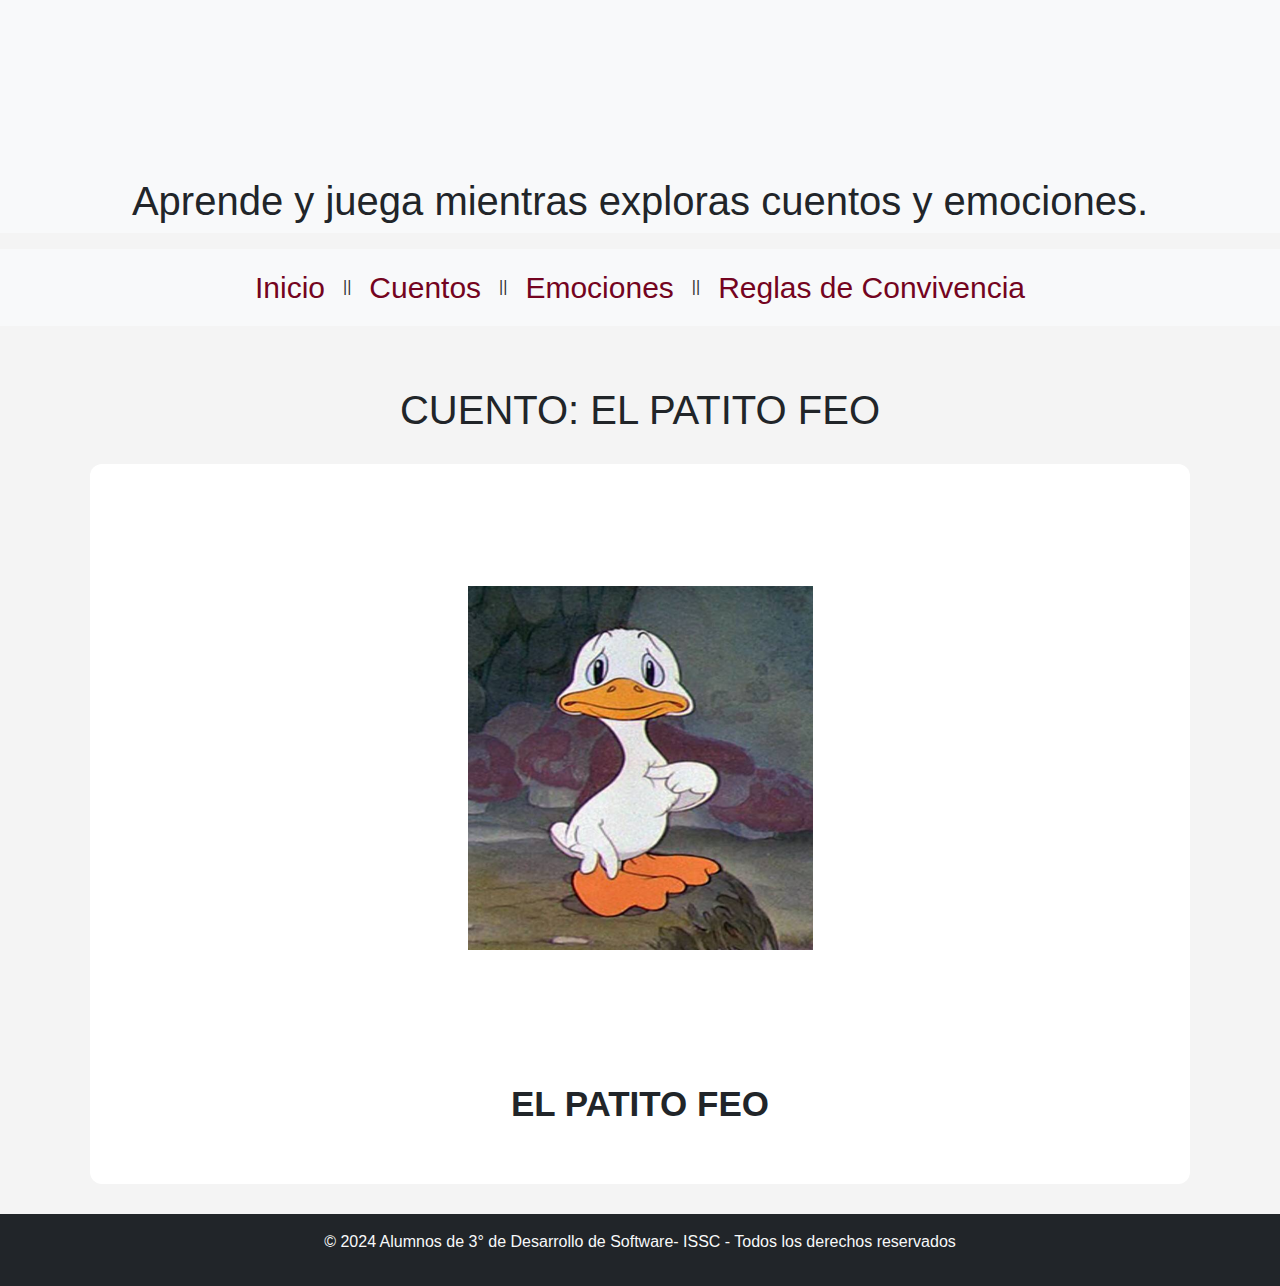
<file: patitoFeo.html>
<!DOCTYPE html>
<html lang="es">

<head>
    <meta charset="UTF-8">
    <meta name="viewport" content="width=device-width, initial-scale=1.0">
    <title>Patito Feo</title>
    <link href="https://cdn.jsdelivr.net/npm/bootstrap@5.3.3/dist/css/bootstrap.min.css" rel="stylesheet"
        integrity="sha384-QWTKZyjpPEjISv5WaRU9OFeRpok6YctnYmDr5pNlyT2bRjXh0JMhjY6hW+ALEwIH" crossorigin="anonymous">
    <link rel="stylesheet" href="cuentos.css">
</head>

<body>
    <header class="header-container text-center bg-light">
        <h1 class="text">¡Aprendiendo Juntos!</h1>
        <h1>Aprende y juega mientras exploras cuentos y emociones.</h1>
    </header>
    <nav class="navbar navbar-expand-lg navbar-light bg-light mt-3">
        <div class="container-fluid">
            <button class="navbar-toggler" type="button" data-bs-toggle="collapse" data-bs-target="#navbarNav"
                aria-controls="navbarNav" aria-expanded="false" aria-label="Toggle navigation">
                <span class="navbar-toggler-icon"></span>
            </button>
            <div class="collapse navbar-collapse" id="navbarNav">
                <ul class="navbar-nav mx-auto">
                    <li class="nav-item">
                        <a class="nav-link" href="index.html">Inicio</a>
                    </li>
                    <li class="nav-item divider">|</li>
                    <li class="nav-item">
                        <a class="nav-link" href="cuentos.html">Cuentos</a>
                    </li>
                    <li class="nav-item divider">|</li>
                    <li class="nav-item">
                        <a class="nav-link" href="emparejar.html">Emociones</a>
                    </li>
                    <li class="nav-item divider">|</li>
                    <li class="nav-item">
                        <a class="nav-link" href="Juego de reglas de convivencia/reglas.html">Reglas de
                            Convivencia</a>
                    </li>
                </ul>
            </div>
        </div>
    </nav>

    <main class="patitoFeo">
        <h2>CUENTO: EL PATITO FEO</h2>
        <div id="carouselExample" class="carousel slide">
            <div class="carousel-inner">
                <div class="carousel-item active">
                    <div class="patitoFeo__container1pictograma">
                        <div class="patitoFeo__page--1pictograma">
                            <div class="patitoFeo__page--1pictograma-items">
                                <img src="cuentos/img/Patito Feo/Pictograma/portada.png" alt="portada">
                            </div>
                            <div class="patitoFeo__page--1pictograma-items">EL PATITO FEO</div>
                        </div>
                    </div>
                </div>
                <div class="carousel-item">
                    <div class="patitoFeo__container2pictograma">
                        <div class="patitoFeo__page--2pictograma">
                            <div class="patitoFeo__page--2pictograma-items">
                                <img src="cuentos/img/Patito Feo/Pictograma/pata.png" alt="pata">
                            </div>
                            <div class="patitoFeo__page--2pictograma-items">
                                <img src="cuentos/img/Patito Feo/Pictograma/granja.png" alt="granja">
                            </div>
                            <div class="patitoFeo__page--2pictograma-items">HABÍA UNA VEZ UNA PATA QUE VIVÍA EN UNA
                                GRANJA</div>
                        </div>
                    </div>
                </div>
                <div class="carousel-item">
                    <div class="patitoFeo__container2pictograma">
                        <div class="patitoFeo__page--2pictograma">
                            <div class="patitoFeo__page--2pictograma-items">
                                <img src="cuentos/img/Patito Feo/Pictograma/pata.png" alt="pata">
                            </div>
                            <div class="patitoFeo__page--2pictograma-items">
                                <img src="cuentos/img/Patito Feo/Pictograma/patos-recien-nacidos.png"
                                    alt="patitos recien nacidos">
                            </div>
                            <div class="patitoFeo__page--2pictograma-items">LA PATA PUSO HUEVOS</div>
                        </div>
                    </div>
                </div>
                <div class="carousel-item">
                    <div class="patitoFeo__container1pictograma">
                        <div class="patitoFeo__page--1pictograma">
                            <div class="patitoFeo__page--1pictograma-items">
                                <img src="cuentos/img/Patito Feo/Pictograma/patitos.png" alt="portada">
                            </div>
                            <div class="patitoFeo__page--1pictograma-items">Y NACIERON 5 PATITOS</div>
                        </div>
                    </div>
                </div>
                <div class="carousel-item">
                    <div class="patitoFeo__container3pictograma">
                        <div class="patitoFeo__page--3pictograma">
                            <div class="patitoFeo__page--3pictograma-items">
                                <img src="cuentos/img/Patito Feo/Pictograma/cuatro.png" alt="numero 4">
                            </div>
                            <div class="patitoFeo__page--3pictograma-items">
                                <img src="cuentos/img/Patito Feo/Pictograma/patito.png" alt="patito-amarillo">
                            </div>
                            <div class="patitoFeo__page--3pictograma-items">
                                <img src="cuentos/img/Patito Feo/Pictograma/amarrillo.png" alt="amarrillo">
                            </div>
                            <div class="patitoFeo__page--3pictograma-items">CUATROS PATITOS ERAN AMARILLOS</div>
                        </div>
                    </div>
                </div>
                <div class="carousel-item">
                    <div class="patitoFeo__container3pictograma">
                        <div class="patitoFeo__page--3pictograma">
                            <div class="patitoFeo__page--3pictograma-items">
                                <img src="cuentos/img/Patito Feo/Pictograma/uno.png" alt="numero 1">
                            </div>
                            <div class="patitoFeo__page--3pictograma-items">
                                <img src="cuentos/img/Patito Feo/Pictograma/patito-negro.png" alt="patito negro">
                            </div>
                            <div class="patitoFeo__page--3pictograma-items">
                                <img src="cuentos/img/Patito Feo/Pictograma/negro.png" alt="negro">
                            </div>
                            <div class="patitoFeo__page--3pictograma-items">1 UNOS DE LOS PATITOS ERA NEGRO</div>
                        </div>
                    </div>
                </div>
                <div class="carousel-item">
                    <div class="patitoFeo__container3pictograma">
                        <div class="patitoFeo__page--3pictograma">
                            <div class="patitoFeo__page--3pictograma-items">
                                <img src="cuentos/img/Patito Feo/Pictograma/amarrillos-felices.png"
                                    alt="todos los patitos menos el negro">
                            </div>
                            <div class="patitoFeo__page--3pictograma-items">
                                <img src="cuentos/img/Patito Feo/Pictograma/amarrillo.png" alt="amarrillo">
                            </div>
                            <div class="patitoFeo__page--3pictograma-items">
                                <img src="cuentos/img/Patito Feo/Pictograma/sonrisa.png" alt="personas sonriendo">
                            </div>
                            <div class="patitoFeo__page--3pictograma-items">LOS PATITOS AMARILLOS ERAN FELICES</div>
                        </div>
                    </div>
                </div>
                <div class="carousel-item">
                    <div class="patitoFeo__container3pictograma">
                        <div class="patitoFeo__page--3pictograma">
                            <div class="patitoFeo__page--3pictograma-items">
                                <img src="cuentos/img/Patito Feo/Pictograma/patito-negro.png" alt="patito-negro">
                            </div>
                            <div class="patitoFeo__page--3pictograma-items">
                                <img src="cuentos/img/Patito Feo/Pictograma/negro.png" alt="negro">
                            </div>
                            <div class="patitoFeo__page--3pictograma-items">
                                <img src="cuentos/img/Patito Feo/Pictograma/feo.png" alt="fealdad">
                            </div>
                            <div class="patitoFeo__page--3pictograma-items">AL PATITO NEGRO LE DECIAN FEO</div>
                        </div>
                    </div>
                </div>
                <div class="carousel-item">
                    <div class="patitoFeo__container2pictograma">
                        <div class="patitoFeo__page--2pictograma">
                            <div class="patitoFeo__page--2pictograma-items">
                                <img src="cuentos/img/Patito Feo/Pictograma/patito-negro.png" alt="patito negor">
                            </div>
                            <div class="patitoFeo__page--2pictograma-items">
                                <img src="cuentos/img/Patito Feo/Pictograma/tristeza.png" alt="tristeza">
                            </div>
                            <div class="patitoFeo__page--2pictograma-items">EL PATITO FEO ESTABA TRISTE</div>
                        </div>
                    </div>
                </div>
                <div class="carousel-item">
                    <div class="patitoFeo__container1pictograma">
                        <div class="patitoFeo__page--1pictograma">
                            <div class="patitoFeo__page--1pictograma-items">
                                <img src="cuentos/img/Patito Feo/Pictograma/patito-pensando.png"
                                    alt="patito negro quiere ser amarrillo">
                            </div>
                            <div class="patitoFeo__page--1pictograma-items">ÉL QUERÍA SER UN PATITO AMARILLO</div>
                        </div>
                    </div>
                </div>
                <div class="carousel-item">
                    <div class="patitoFeo__container2pictograma">
                        <div class="patitoFeo__page--2pictograma">
                            <div class="patitoFeo__page--2pictograma-items">
                                <img src="cuentos/img/Patito Feo/Pictograma/primavera.png" alt="primavera">
                            </div>
                            <div class="patitoFeo__page--2pictograma-items">
                                <img src="cuentos/img/Patito Feo/Pictograma/patito-creciendo.png"
                                    alt="patito esta creciendo">
                            </div>
                            <div class="patitoFeo__page--2pictograma-items">PERO EN PRIMAVERA EL PATITO CRECIÓ</div>
                        </div>
                    </div>
                </div>
                <div class="carousel-item">
                    <div class="patitoFeo__container3pictograma">
                        <div class="patitoFeo__page--3pictograma">
                            <div class="patitoFeo__page--3pictograma-items">
                                <img src="cuentos/img/Patito Feo/Pictograma/patito-negro.png" alt="patito-negro">
                            </div>
                            <div class="patitoFeo__page--3pictograma-items">
                                <img src="cuentos/img/Patito Feo/Pictograma/derecha.png" alt="derecha">
                            </div>
                            <div class="patitoFeo__page--3pictograma-items">
                                <img src="cuentos/img/Patito Feo/Pictograma/cisne.png" alt="cisne">
                            </div>
                            <div class="patitoFeo__page--3pictograma-items">Y SE CONVIRTIÓ EN UN HERMOSO CISNE</div>
                        </div>
                    </div>
                </div>
                <div class="carousel-item">
                    <div class="patitoFeo__container3pictograma">
                        <div class="patitoFeo__page--3pictograma">
                            <div class="patitoFeo__page--3pictograma-items">
                                <img src="cuentos/img/Patito Feo/Pictograma/patito-negro.png" alt="patito-negro">
                            </div>
                            <div class="patitoFeo__page--3pictograma-items">
                                <img src="cuentos/img/Patito Feo/Pictograma/pato-cancelado.png" alt="No es un pato">
                            </div>
                            <div class="patitoFeo__page--3pictograma-items">
                                <img src="cuentos/img/Patito Feo/Pictograma/cisne.png" alt="cisne">
                            </div>
                            <div class="patitoFeo__page--3pictograma-items">AL PATITO FEO NO ERA UN PATO, ERA UN CISNE
                            </div>
                        </div>
                    </div>
                </div>
                <div class="carousel-item">
                    <div class="patitoFeo__container3pictograma">
                        <div class="patitoFeo__page--3pictograma">
                            <div class="patitoFeo__page--3pictograma-items">
                                <img src="cuentos/img/Patito Feo/Pictograma/cisne.png" alt="cisne">
                            </div>
                            <div class="patitoFeo__page--3pictograma-items">
                                <img src="cuentos/img/Patito Feo/Pictograma/sonrisa.png" alt="sonrisa">
                            </div>
                            <div class="patitoFeo__page--3pictograma-items">
                                <img src="cuentos/img/Patito Feo/Pictograma/lago.png" alt="lago">
                            </div>
                            <div class="patitoFeo__page--3pictograma-items">EL CISNE FUE MUY FELIZ EN EL LAGO</div>
                        </div>
                    </div>
                </div>
                <div class="carousel-item">
                    <div class="patitoFeo__container1pictograma">
                        <div class="patitoFeo__page--1pictograma">
                            <div class="patitoFeo__page--1pictograma-items">
                                <img src="cuentos/img/Patito Feo/Pictograma/fin.png" alt="final">
                            </div>
                            <div class="patitoFeo__page--1pictograma-items">ESTE CUENTO SE A ACABADO</div>
                        </div>
                    </div>
                </div>
            </div>
            <button class="carousel-control-prev" type="button" data-bs-target="#carouselExample" data-bs-slide="prev">
                <span class="carousel-control-prev-icon" aria-hidden="true"></span>
                <span class="visually-hidden">Previous</span>
            </button>
            <button class="carousel-control-next" type="button" data-bs-target="#carouselExample" data-bs-slide="next">
                <span class="carousel-control-next-icon" aria-hidden="true"></span>
                <span class="visually-hidden">Next</span>
            </button>
        </div>

    </main>
    <script src="https://cdn.jsdelivr.net/npm/bootstrap@5.3.3/dist/js/bootstrap.bundle.min.js"
    integrity="sha384-YvpcrYf0tY3lHB60NNkmXc5s9fDVZLESaAA55NDzOxhy9GkcIdslK1eN7N6jIeHz"
    crossorigin="anonymous"></script>

</body>
<footer class="text-center p-3 bg-dark text-light">
<p>© 2024 Alumnos de 3° de Desarrollo de Software- ISSC - Todos los derechos reservados</p>
</footer>

</html>
</file>
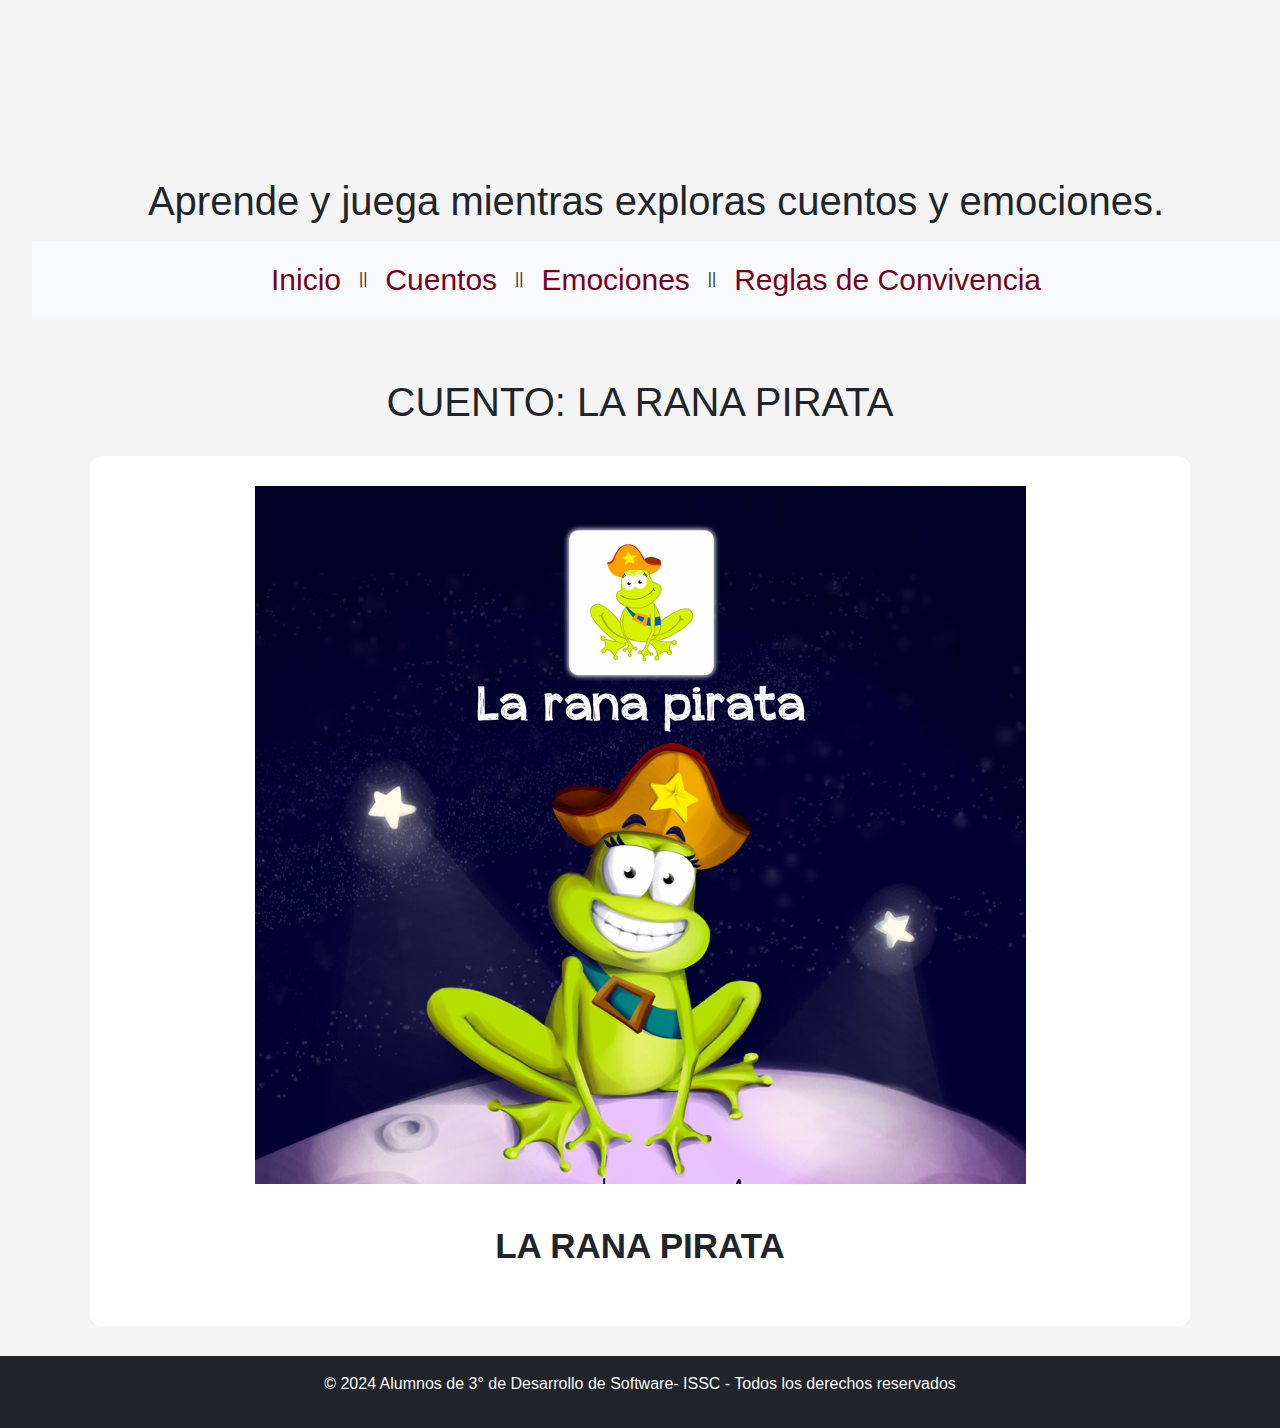
<file: ranaPirata.html>
<!DOCTYPE html>
<html lang="es">

<head>
    <meta charset="UTF-8">
    <meta name="viewport" content="width=device-width, initial-scale=1.0">
    <title>La Rana Pirata</title>
    <link href="https://cdn.jsdelivr.net/npm/bootstrap@5.3.3/dist/css/bootstrap.min.css" rel="stylesheet"
        integrity="sha384-QWTKZyjpPEjISv5WaRU9OFeRpok6YctnYmDr5pNlyT2bRjXh0JMhjY6hW+ALEwIH" crossorigin="anonymous">
    <link rel="stylesheet" href="cuentos.css">
</head>

<body>
    <div class="titulo"><header class="header-container text-center bg-light correr"></header>
        <h1 class="text">¡Aprendiendo Juntos!</h1>
        <h1>Aprende y juega mientras exploras cuentos y emociones.</h1>
    </header>
    <nav class="navbar navbar-expand-lg navbar-light bg-light mt-3">
        <div class="container-fluid">
            <button class="navbar-toggler" type="button" data-bs-toggle="collapse" data-bs-target="#navbarNav"
                aria-controls="navbarNav" aria-expanded="false" aria-label="Toggle navigation">
                <span class="navbar-toggler-icon"></span>
            </button>
            <div class="collapse navbar-collapse" id="navbarNav">
                <ul class="navbar-nav mx-auto">
                    <li class="nav-item">
                        <a class="nav-link" href="index.html">Inicio</a>
                    </li>
                    <li class="nav-item divider">|</li>
                    <li class="nav-item">
                        <a class="nav-link" href="cuentos.html">Cuentos</a>
                    </li>
                    <li class="nav-item divider">|</li>
                    <li class="nav-item">
                        <a class="nav-link" href="emparejar.html">Emociones</a>
                    </li>
                    <li class="nav-item divider">|</li>
                    <li class="nav-item">
                        <a class="nav-link" href="Juego de reglas de convivencia/reglas.html">Reglas de
                            Convivencia</a>
                    </li>
                </ul>
            </div>
        </div>
    </nav>
</div>
    <main class="patitoFeo">
        <h2>CUENTO: LA RANA PIRATA</h2>
        <div id="carouselExample" class="carousel slide">
            <div class="carousel-inner">
                <div class="carousel-item active">
                    <div class="patitoFeo__container1pictograma">
                        <div class="patitoFeo__page--1pictograma">
                            <div class="patitoFeo__page--1pictograma-items">
                                <img src="cuentos/img/Rana pirata/portada.png" alt="portada">
                            </div>
                            <div class="patitoFeo__page--1pictograma-items">LA RANA PIRATA</div>
                        </div>
                    </div>
                </div>
                <div class="carousel-item">
                    <div class="patitoFeo__container1pictograma">
                        <div class="patitoFeo__page--1pictograma">
                            <div class="patitoFeo__page--1pictograma-items">
                                <img src="cuentos/img/Rana pirata/1.png" alt="img3">
                            </div>
                            <div class="patitoFeo__page--1pictograma-items"></div>
                        </div>
                    </div>
                </div>

                <div class="carousel-item">
                    <div class="patitoFeo__container1pictograma">
                        <div class="patitoFeo__page--1pictograma">
                            <div class="patitoFeo__page--1pictograma-items">
                                <img src="cuentos/img/Rana pirata/2.png" alt="img3">
                            </div>
                            <div class="patitoFeo__page--1pictograma-items"></div>
                        </div>
                    </div>
                </div>
                <div class="carousel-item">
                    <div class="patitoFeo__container1pictograma">
                        <div class="patitoFeo__page--1pictograma">
                            <div class="patitoFeo__page--1pictograma-items">
                                <img src="cuentos/img/Rana pirata/3.png" alt="img4">
                            </div>
                            <div class="patitoFeo__page--1pictograma-items"></div>
                        </div>
                    </div>
                </div>
                <div class="carousel-item">
                    <div class="patitoFeo__container1pictograma">
                        <div class="patitoFeo__page--1pictograma">
                            <div class="patitoFeo__page--1pictograma-items">
                                <img src="cuentos/img/Rana pirata/4.png" alt="img5">
                            </div>
                            <div class="patitoFeo__page--1pictograma-items"></div>
                        </div>
                    </div>
                </div>
                <div class="carousel-item">
                    <div class="patitoFeo__container1pictograma">
                        <div class="patitoFeo__page--1pictograma">
                            <div class="patitoFeo__page--1pictograma-items">
                                <img src="cuentos/img/Rana pirata/5.png" alt="img6">
                            </div>
                            <div class="patitoFeo__page--1pictograma-items"></div>
                        </div>
                    </div>
                </div>
                <div class="carousel-item">
                    <div class="patitoFeo__container1pictograma">
                        <div class="patitoFeo__page--1pictograma">
                            <div class="patitoFeo__page--1pictograma-items">
                                <img src="cuentos/img/Rana pirata/6.png" alt="img7">
                            </div>
                            <div class="patitoFeo__page--1pictograma-items"></div>
                        </div>
                    </div>
                </div>
                <div class="carousel-item">
                    <div class="patitoFeo__container1pictograma">
                        <div class="patitoFeo__page--1pictograma">
                            <div class="patitoFeo__page--1pictograma-items">
                                <img src="cuentos/img/Rana pirata/7.png" alt="img7">
                            </div>
                            <div class="patitoFeo__page--1pictograma-items"></div>
                        </div>
                    </div>
                </div>
                <div class="carousel-item">
                    <div class="patitoFeo__container1pictograma">
                        <div class="patitoFeo__page--1pictograma">
                            <div class="patitoFeo__page--1pictograma-items">
                                <img src="cuentos/img/Rana pirata/8.png" alt="img7">
                            </div>
                            <div class="patitoFeo__page--1pictograma-items"></div>
                        </div>
                    </div>
                </div>
                <div class="carousel-item">
                    <div class="patitoFeo__container1pictograma">
                        <div class="patitoFeo__page--1pictograma">
                            <div class="patitoFeo__page--1pictograma-items">
                                <img src="cuentos/img/Rana pirata/9.png" alt="img7">
                            </div>
                            <div class="patitoFeo__page--1pictograma-items"></div>
                        </div>
                    </div>
                </div>
                <div class="carousel-item">
                    <div class="patitoFeo__container1pictograma">
                        <div class="patitoFeo__page--1pictograma">
                            <div class="patitoFeo__page--1pictograma-items">
                                <img src="cuentos/img/Rana pirata/10.png" alt="img7">
                            </div>
                            <div class="patitoFeo__page--1pictograma-items"></div>
                        </div>
                    </div>
                </div>
                <div class="carousel-item">
                    <div class="patitoFeo__container1pictograma">
                        <div class="patitoFeo__page--1pictograma">
                            <div class="patitoFeo__page--1pictograma-items">
                                <img src="cuentos/img/Rana pirata/11.png" alt="img7">
                            </div>
                            <div class="patitoFeo__page--1pictograma-items"></div>
                        </div>
                    </div>
                </div>
                <div class="carousel-item">
                    <div class="patitoFeo__container1pictograma">
                        <div class="patitoFeo__page--1pictograma">
                            <div class="patitoFeo__page--1pictograma-items">
                                <img src="cuentos/img/Patito Feo/Pictograma/fin.png" alt="final">
                            </div>
                            <div class="patitoFeo__page--1pictograma-items">ESTE CUENTO SE A ACABADO</div>
                        </div>
                    </div>
                </div>
            </div>
            <button class="carousel-control-prev" type="button" data-bs-target="#carouselExample" data-bs-slide="prev">
                <span class="carousel-control-prev-icon" aria-hidden="true"></span>
                <span class="visually-hidden">Previous</span>
            </button>
            <button class="carousel-control-next" type="button" data-bs-target="#carouselExample" data-bs-slide="next">
                <span class="carousel-control-next-icon" aria-hidden="true"></span>
                <span class="visually-hidden">Next</span>
            </button>
        </div>

    </main>
    <script src="https://cdn.jsdelivr.net/npm/bootstrap@5.3.3/dist/js/bootstrap.bundle.min.js"
        integrity="sha384-YvpcrYf0tY3lHB60NNkmXc5s9fDVZLESaAA55NDzOxhy9GkcIdslK1eN7N6jIeHz"
        crossorigin="anonymous"></script>
</body>
<footer class="text-center p-3 bg-dark text-light">
    <p>© 2024 Alumnos de 3° de Desarrollo de Software- ISSC - Todos los derechos reservados</p>
</footer>

</html>
</file>
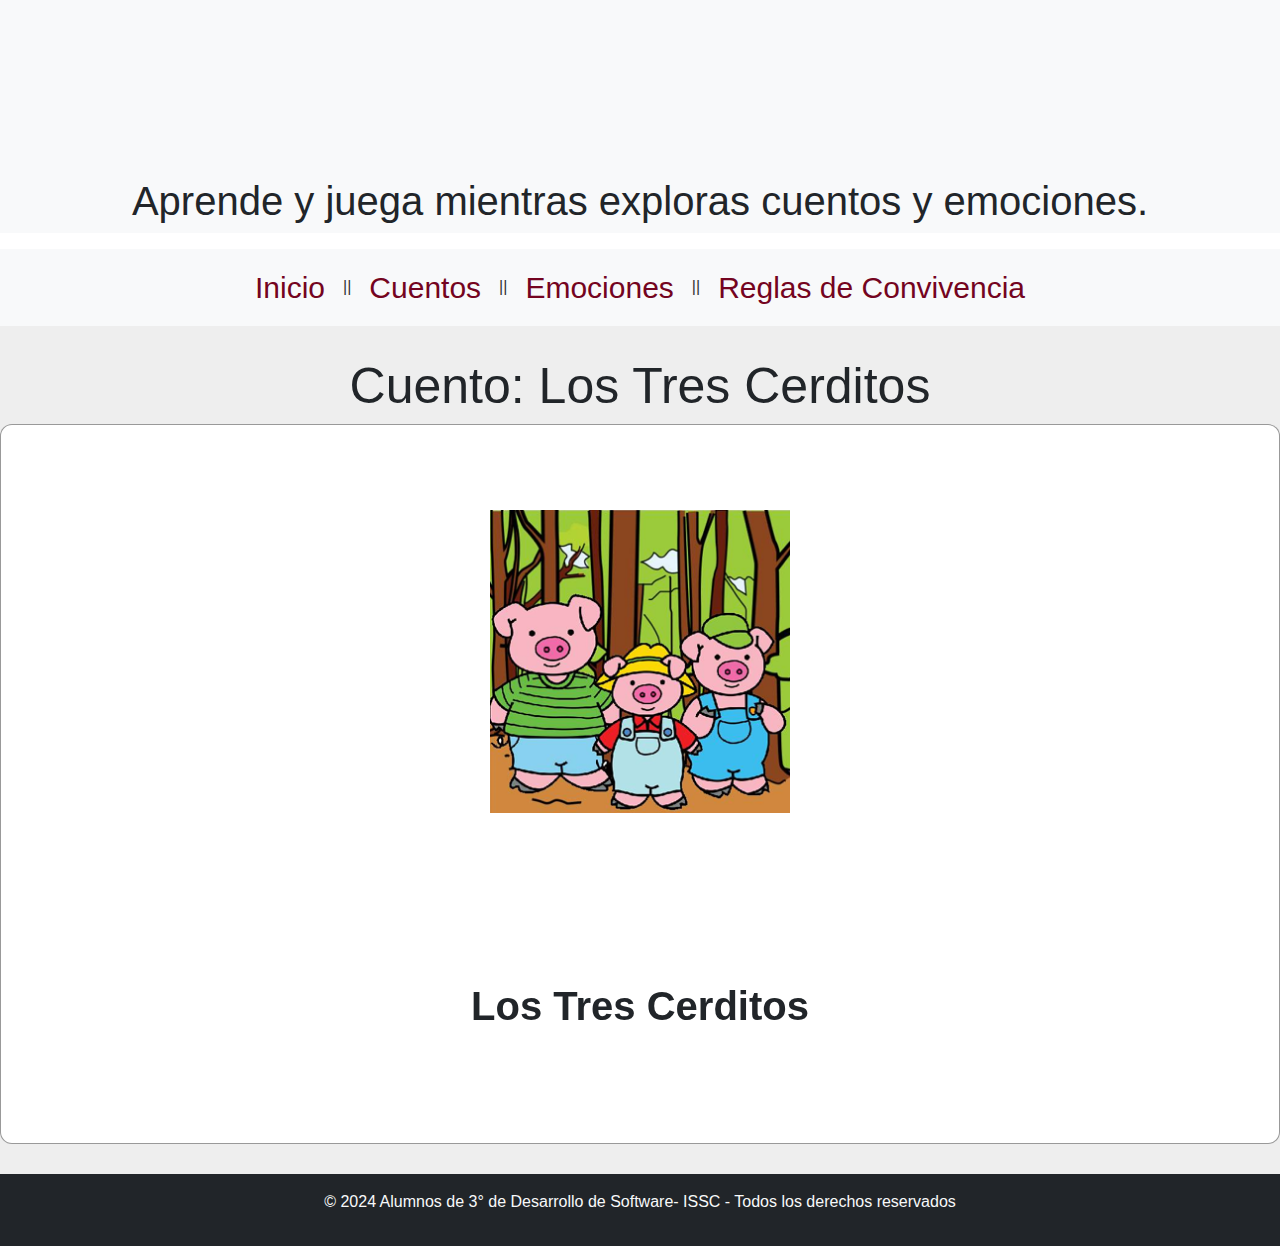
<file: tresCerditos.html>
<!DOCTYPE html>
<html lang="es">
<head>
    <meta charset="UTF-8">
    <meta name="viewport" content="width=device-width, initial-scale=1.0">
    <link rel="stylesheet" href="cuentos/styleTresCerditos.css">
    <link href="https://cdn.jsdelivr.net/npm/bootstrap@5.3.3/dist/css/bootstrap.min.css" rel="stylesheet" integrity="sha384-QWTKZyjpPEjISv5WaRU9OFeRpok6YctnYmDr5pNlyT2bRjXh0JMhjY6hW+ALEwIH" crossorigin="anonymous">
    <title>Cuento</title>
</head>
<body>
    <header class="header-container text-center bg-light">
        <h1 class="text">¡Aprendiendo Juntos!</h1>
        <h1>Aprende y juega mientras exploras cuentos y emociones.</h1>
    </header>
    <nav class="navbar navbar-expand-lg navbar-light bg-light mt-3">
        <div class="container-fluid">
            <button class="navbar-toggler" type="button" data-bs-toggle="collapse" data-bs-target="#navbarNav"
                aria-controls="navbarNav" aria-expanded="false" aria-label="Toggle navigation">
                <span class="navbar-toggler-icon"></span>
            </button>
            <div class="collapse navbar-collapse" id="navbarNav">
                <ul class="navbar-nav mx-auto">
                    <li class="nav-item">
                        <a class="nav-link" href="index.html">Inicio</a>
                    </li>
                    <li class="nav-item divider">|</li>
                    <li class="nav-item">
                        <a class="nav-link" href="cuentos.html">Cuentos</a>
                    </li>
                    <li class="nav-item divider">|</li>
                    <li class="nav-item">
                        <a class="nav-link" href="emparejar.html">Emociones</a>
                    </li>
                    <li class="nav-item divider">|</li>
                    <li class="nav-item">
                        <a class="nav-link" href="Juego de reglas de convivencia/reglas.html">Reglas de
                            Convivencia</a>
                    </li>
                </ul>
            </div>
        </div>
    </nav>

    <main class="main">
        <div class="tres__chanchitos">
            <h2>Cuento: Los Tres Cerditos</h2>
            <div id="carouselExample" class="carousel slide">
                <div class="carousel-inner">
                  <div class="carousel-item active">
                    <div class="page1">
                        <div class="tres__chanchitos-container">
                            <div class="tres__chanchitos-pictograma">
                                <img src="cuentos/img/3 chanchitos/pictogramas/portada.png" alt="portada">
                            </div>
                            <div class="tres__chanchitos-pictograma">Los Tres Cerditos</div>
                        </div>
                    </div>
                  </div>
                  <div class="carousel-item">
                    <div class="page2">
                        <div class="tres__chanchitos-container--page2">
                            <div class="tres__chanchitos-pictograma--page2">
                                <img src="cuentos/img/3 chanchitos/pictogramas/portada.png" alt="3 cerditos">
                            </div>
                            <div class="tres__chanchitos-pictograma--page2">
                                <img src="cuentos/img/3 chanchitos/pictogramas/bosque.png" alt="bosque">
                            </div>
                            <div class="tres__chanchitos-pictograma--page2">TRES CERDITOS VIVÍAN EN EL BOSQUE</div>
                        </div>
                    </div>
                  </div>
                  <div class="carousel-item">
                    <div class="page3">
                        <div class="tres__chanchitos-container--page3">
                            <div class="tres__chanchitos-pictograma--page3">
                                <img src="cuentos/img/3 chanchitos/pictogramas/primero.png" alt="primer cerdito">
                            </div>
                            <div class="tres__chanchitos-pictograma--page3">
                                <img src="cuentos/img/3 chanchitos/pictogramas/cerdito-3.png" alt="primer-cerdito">
                            </div>
                            <div class="tres__chanchitos-pictograma--page3">
                                <img src="cuentos/img/3 chanchitos/pictogramas/construir-pared.png" alt="construcción de pared">
                            </div>
                            <div class="tres__chanchitos-pictograma--page3">
                                <img src="cuentos/img/3 chanchitos/pictogramas/cerdito-casa-paja.png" alt="casa de paja">
                            </div>
                            <div class="tres__chanchitos-pictograma--page3">
                                <img src="cuentos/img/3 chanchitos/pictogramas/paja.png" alt="paja">
                            </div>
                            <div class="tres__chanchitos-pictograma--page3">EL PRIMER CERDITO CONSTRUYÓ SU CASA CON PAJA</div>
                        </div>
                    </div>
                  </div>
                  <div class="carousel-item">
                    <div class="page4">
                        <div class="tres__chanchitos-container--page4">
                            <div class="tres__chanchitos-pictograma--page4">
                                <img src="cuentos/img/3 chanchitos/pictogramas/segundo.png" alt="segundo cerdito">
                            </div>
                            <div class="tres__chanchitos-pictograma--page4">
                                <img src="cuentos/img/3 chanchitos/pictogramas/cerdito-3.png" alt="segundo">
                            </div>
                            <div class="tres__chanchitos-pictograma--page4">
                                <img src="cuentos/img/3 chanchitos/pictogramas/construir-pared.png" alt="construcción de pared">
                            </div>
                            <div class="tres__chanchitos-pictograma--page4">
                                <img src="cuentos/img/3 chanchitos/pictogramas/cerdito-casa-madera.png" alt="casa de paja">
                            </div>
                            <div class="tres__chanchitos-pictograma--page4">
                                <img src="cuentos/img/3 chanchitos/pictogramas/madera.png" alt="paja">
                            </div>
                            <div class="tres__chanchitos-pictograma--page3">EL SEGUNDO CERDITO CONSTRUYÓ SU CASA CON MADERA</div>
                        </div>
                    </div>
                  </div>
                  <div class="carousel-item">
                    <div class="page5">
                        <div class="tres__chanchitos-container--page5">
                            <div class="tres__chanchitos-pictograma--page5">
                                <img src="cuentos/img/3 chanchitos/pictogramas/tercero.png" alt="tercero">
                            </div>
                            <div class="tres__chanchitos-pictograma--page5">
                                <img src="cuentos/img/3 chanchitos/pictogramas/cerdito-3.png" alt="tercer cerdito">
                            </div>
                            <div class="tres__chanchitos-pictograma--page5">
                                <img src="cuentos/img/3 chanchitos/pictogramas/construir-pared.png" alt="construir-pared">
                            </div>
                            <div class="tres__chanchitos-pictograma--page5">
                                <img src="cuentos/img/3 chanchitos/pictogramas/cerdito-casa-ladrillo.png" alt="casa de ladrillo">
                            </div>
                            <div class="tres__chanchitos-pictograma--page5">
                                <img src="cuentos/img/3 chanchitos/pictogramas/ladrillo.png" alt="ladrillo">
                            </div>
                            <div class="tres__chanchitos-pictograma--page5">
                                <img src="cuentos/img/3 chanchitos/pictogramas/cemento.png" alt="cemento">
                            </div>
                            <div class="tres__chanchitos-pictograma--page5">EL TERCER CERDITO CONSTRUYÓ SU CASA CON LADRILLOS Y CON CEMENTO</div>
                        </div>
                    </div>
                  </div>
                  <div class="carousel-item">
                    <div class="page6">
                        <div class="tres__chanchitos-container--page6">
                            <div class="tres__chanchitos-pictograma--page6">
                                <img src="cuentos/img/3 chanchitos/pictogramas/lobo-hambre.png" alt="lobo ferzo con hambre">
                            </div>
                            <div class="tres__chanchitos-pictograma--page6">
                                <img src="cuentos/img/3 chanchitos/pictogramas/cerdito-3.png" alt="cerdito">
                            </div>
                            <div class="tres__chanchitos-pictograma--page6">EL LOBO FEROZ QUERÍA COMRSE A UN CERDITO</div>
                        </div>
                    </div>
                  </div>
                  <div class="carousel-item">
                    <div class="page7">
                        <div class="tres__chanchitos-container--page7">
                            <div class="tres__chanchitos-pictograma--page7">
                                <img src="cuentos/img/3 chanchitos/pictogramas/lobo-hambre.png" alt="lobo ferzo con hambre">
                            </div>
                            <div class="tres__chanchitos-pictograma--page7">
                                <img src="cuentos/img/3 chanchitos/pictogramas/cerdito-casa-paja.png" alt="cerdito-casa-paja">
                            </div>
                            <div class="tres__chanchitos-pictograma--page7">Y LLEGÓ A LA CASA DE PAJA</div>
                        </div>
                    </div>
                  </div>
                  <div class="carousel-item">
                    <div class="page8">
                        <div class="tres__chanchitos-container--page8">
                            <div class="tres__chanchitos-pictograma--page8">
                                <img src="cuentos/img/3 chanchitos/pictogramas/lobo-hambre.png" alt="lobo con hambre">
                            </div>
                            <div class="tres__chanchitos-pictograma--page8">
                                <img src="cuentos/img/3 chanchitos/pictogramas/soplar.png" alt="soplar">
                            </div>
                            <div class="tres__chanchitos-pictograma--page8">
                                <img src="cuentos/img/3 chanchitos/pictogramas/pared-destruida.png" alt="pared destruida">
                            </div>
                            <div class="tres__chanchitos-pictograma--page8">
                                <img src="cuentos/img/3 chanchitos/pictogramas/paja.png" alt="paja">
                            </div>
                            <div class="tres__chanchitos-pictograma--page8">EL LOBÓ SOPLÓ Y SOPLÓ Y DERRIBÓ LA CASA DE PAJA</div>
                        </div>
                    </div>
                
                  </div>
                  <div class="carousel-item">
                    <div class="page9">
                        <div class="tres__chanchitos-container--page9">
                            <div class="tres__chanchitos-pictograma--page9">
                                <img src="cuentos/img/3 chanchitos/pictogramas/cerdito-3.png" alt="cerdito">
                            </div>
                            <div class="tres__chanchitos-pictograma--page9">
                                <img src="cuentos/img/3 chanchitos/pictogramas/correr.png" alt="correr">
                            </div>
                            <div class="tres__chanchitos-pictograma--page9">
                                <img src="cuentos/img/3 chanchitos/pictogramas/cerdito-casa-madera.png" alt="casa de madera">
                            </div>
                            <div class="tres__chanchitos-pictograma--page9">EL CERDITO SE FUE CORRIENDO A LA CASA DE MADERA</div>
                        </div>
                    </div>
                  </div>
                  <div class="carousel-item">
                    <div class="page10">
                        <div class="tres__chanchitos-container--page10">
                            <div class="tres__chanchitos-pictograma--page10">
                                <img src="cuentos/img/3 chanchitos/pictogramas/lobo-hambre.png" alt="lobo ferzo con hambre">
                            </div>
                            <div class="tres__chanchitos-pictograma--page10">
                                <img src="cuentos/img/3 chanchitos/pictogramas/cerdito-casa-madera.png" alt="cerdito">
                            </div>
                            <div class="tres__chanchitos-pictograma--page10">EL LOBO FEROZ LLEGÓ A LA CASA DE MADERA</div>
                        </div>
                    </div>
                  </div>
                  <div class="carousel-item">
                    <div class="page11">
                        <div class="tres__chanchitos-container--page11">
                            <div class="tres__chanchitos-pictograma--page11">
                                <img src="cuentos/img/3 chanchitos/pictogramas/lobo-hambre.png" alt="lobo con hambre">
                            </div>
                            <div class="tres__chanchitos-pictograma--page11">
                                <img src="cuentos/img/3 chanchitos/pictogramas/soplar.png" alt="soplar">
                            </div>
                            <div class="tres__chanchitos-pictograma--page11">
                                <img src="cuentos/img/3 chanchitos/pictogramas/pared-destruida.png" alt="pared destruida">
                            </div>
                            <div class="tres__chanchitos-pictograma--page11">
                                <img src="cuentos/img/3 chanchitos/pictogramas/cerdito-casa-madera.png" alt="casa de madera">
                            </div>
                            <div class="tres__chanchitos-pictograma--page11">EL LOBÓ SOPLÓ Y DERRIBÓ LA CASA DE MADERA</div>
                        </div>
                    </div>
                  </div>
                  <div class="carousel-item">
                    <div class="page12">
                        <div class="tres__chanchitos-container--page12">
                            <div class="tres__chanchitos-pictograma--page12">
                                <img src="cuentos/img/3 chanchitos/pictogramas/cerdito-3.png" alt="cerdito">
                            </div>
                            <div class="tres__chanchitos-pictograma--page12">
                                <img src="cuentos/img/3 chanchitos/pictogramas/cerdito-2.png" alt="segundo cerdito">
                            </div>
                            <div class="tres__chanchitos-pictograma--page12">
                                <img src="cuentos/img/3 chanchitos/pictogramas/correr.png" alt="correr">
                            </div>
                            <div class="tres__chanchitos-pictograma--page12">
                                <img src="cuentos/img/3 chanchitos/pictogramas/cerdito-casa-ladrillo.png" alt="paja">
                            </div>
                            <div class="tres__chanchitos-pictograma--page12">LOS CERDITOS SE FUERON CORRIENDO A LA CASA DE LADRILLOS</div>
                        </div>
                    </div>    
                  </div>
                  <div class="carousel-item">
                        <div class="page13">
                            <div class="tres__chanchitos-container--page13">
                                <div class="tres__chanchitos-pictograma--page13">
                                    <img src="cuentos/img/3 chanchitos/pictogramas/lobo-hambre.png" alt="lobo ferzo con hambre">
                                </div>
                                <div class="tres__chanchitos-pictograma--page13">
                                    <img src="cuentos/img/3 chanchitos/pictogramas/cerdito-casa-ladrillo.png" alt="casa de ladrillos">
                                </div>
                                <div class="tres__chanchitos-pictograma--page13">Y EL LOBO LLEGÓ A LA CASA DE LADRILLOS</div>
                            </div>
                        </div>
                  </div>
                  <div class="carousel-item">
                    <div class="page14">
                        <div class="tres__chanchitos-container--page14">
                            <div class="tres__chanchitos-pictograma--page14">
                                <img src="cuentos/img/3 chanchitos/pictogramas/lobo-hambre.png" alt="primer LOBO">
                            </div>
                            <div class="tres__chanchitos-pictograma--page14">
                                <img src="cuentos/img/3 chanchitos/pictogramas/soplar.png" alt="soplar">
                            </div>
                            <div class="tres__chanchitos-pictograma--page14">
                                <img src="cuentos/img/3 chanchitos/pictogramas/soplar.png" alt="soplar">
                            </div>
                            <div class="tres__chanchitos-pictograma--page14">
                                <img src="cuentos/img/3 chanchitos/pictogramas/pared-no-destruida.png" alt="pared-no-destruida">
                            </div>
                            <div class="tres__chanchitos-pictograma--page14">
                                <img src="cuentos/img/3 chanchitos/pictogramas/cerdito-casa-ladrillo.png" alt="casa de ladrillos">
                            </div>
                            <div class="tres__chanchitos-pictograma--page14">EL LOBO SOPLÓ Y SOPLÓ PERO NO PUDO DERRIBAR LA DE LADRILLOS</div>
                        </div>
                    </div>
                  </div>
                  <div class="carousel-item">
                    <div class="page15">
                        <div class="tres__chanchitos-container--page15">
                            <div class="tres__chanchitos-pictograma--page15">
                                <img src="cuentos/img/3 chanchitos/pictogramas/lobo-hambre.png" alt="lobo-hambre">
                            </div>
                            <div class="tres__chanchitos-pictograma--page15">
                                <img src="cuentos/img/3 chanchitos/pictogramas/chimenea.png" alt="chimenea">
                            </div>
                            <div class="tres__chanchitos-pictograma--page15">ENTONCES EL LOBO QUISO ENTRAR A LA CASA POR LA CHIMENEA</div>
                        </div>
                    </div>
                  </div>
                  <div class="carousel-item">
                    <div class="page16">
                        <div class="tres__chanchitos-container--page16">
                            <div class="tres__chanchitos-pictograma--page16">
                                <img src="cuentos/img/3 chanchitos/pictogramas/hogar.png" alt="hogar a leña">
                            </div>
                            <div class="tres__chanchitos-pictograma--page16">
                                <img src="cuentos/img/3 chanchitos/pictogramas/lobo-quemandose.png" alt="lobo quemandose">
                            </div>
                            <div class="tres__chanchitos-pictograma--page16">PERO EL LOBO SE QUEMÓ LA COLA CON EL FUEGO</div>
                        </div>
                    </div>
                  </div>
                  <div class="carousel-item">
                    <div class="page9">
                        <div class="tres__chanchitos-container--page9">
                            <div class="tres__chanchitos-pictograma--page9">
                                <img src="cuentos/img/3 chanchitos/pictogramas/lobo-hambre.png" alt="Lobo con hambre">
                            </div>
                            <div class="tres__chanchitos-pictograma--page9">
                                <img src="cuentos/img/3 chanchitos/pictogramas/correr.png" alt="correr">
                            </div>
                            <div class="tres__chanchitos-pictograma--page9">
                                <img src="cuentos/img/3 chanchitos/pictogramas/bosque.png" alt="bosque">
                            </div>
                            <div class="tres__chanchitos-pictograma--page9">El LOBO SE FUE CORRIENDO AL BOSQUE</div>
                        </div>
                    </div>    
                  </div>
                  <div class="carousel-item">
                    <div class="page1">
                        <div class="tres__chanchitos-container">
                            <div class="tres__chanchitos-pictograma">
                                <img src="cuentos/img/3 chanchitos/pictogramas/fin.png" alt="fin">
                            </div>
                            <div class="tres__chanchitos-pictograma">LOS TRES CERDITOS FUERON FELICES PARA SIEMPRE</div>
                        </div>
                    </div>
                  </div>
                </div>
                <button class="carousel-control-prev" type="button" data-bs-target="#carouselExample" data-bs-slide="prev">
                  <span class="carousel-control-prev-icon" aria-hidden="true"></span>
                  <span class="visually-hidden">Previous</span>
                </button>
                <button class="carousel-control-next" type="button" data-bs-target="#carouselExample" data-bs-slide="next">
                  <span class="carousel-control-next-icon" aria-hidden="true"></span>
                  <span class="visually-hidden">Next</span>
                </button>
            </div>
        </div>
    </main>
    <footer class="text-center p-3 bg-dark text-light">
        <p>© 2024 Alumnos de 3° de Desarrollo de Software- ISSC - Todos los derechos reservados</p>
    </footer>
    <script src="https://cdn.jsdelivr.net/npm/bootstrap@5.3.3/dist/js/bootstrap.bundle.min.js" integrity="sha384-YvpcrYf0tY3lHB60NNkmXc5s9fDVZLESaAA55NDzOxhy9GkcIdslK1eN7N6jIeHz" crossorigin="anonymous"></script>
</body>
</html>
</file>
<file: diseño.css>
body {

  background-color: #f4f4f4;
    color: #333;
  }
  header{
    background-color: darkgrey;
  }
  a {
    text-decoration: none; 
    color: #00540f; 
}
.navbar-nav .nav-link {
    font-size: 30px;
    transition: font-size 0.3s ease;
    color: #740420;
    font-family: Jost, sans-serif;
}

.navbar-nav .nav-link:hover {
    font-size: 40px; 
}

.nav-item.divider {
    color: #333;
    padding: 0 10px; 
    display: flex;
    align-items: center;
}

.nav-item.divider::before {
    content: '|'; 
    color: #333;
}


a:hover {
    color: #3da51d; 
}
  h1 {
    color: #2c3e50;
  }
  h5{
    color: rgb(255, 255, 255);
  }
  h2{
    color: #0e7404;
    font-family: Jost, sans-serif;
  }
  .section img, .row img {
    width: 100%; 
    height: 250px; 
    object-fit: cover; 
}
  .carousel-item img {
    object-fit: cover; 
    max-height: 400px; 
    width: auto; 
    margin: auto;
    
  }
  .carousel-caption {
    background-color: rgba(0, 0, 0, 0.5); 
    color: white; 
    padding: 10px; 
    border-radius: 5px; 
}
  .section img {
    max-width: 100%;
    height: auto;
  }
  
  .section p {
    font-size: 1.1em;
    margin: 10px 0;
  }
  
  footer {
    background-color: #2c3e50;
    color: white;
    padding: 20px;
    text-align: center;
  }
  
  .text {
    font-family: Jost, sans-serif;
    font-weight: bold;
    font-size: 6vw; /* Escala bien en pantallas grandes */
    background-image: linear-gradient(var(--angle), hotpink, indigo);
    background-clip: text;
    -webkit-text-fill-color: transparent;
  
    animation: move 4s linear alternate infinite;
    margin-top: 1em;
}

/* Animación para el gradiente */
@keyframes move {
    0% { --angle: 0.25turn; }
    100% { --angle: 0.75turn; }
}

/* Propiedad personalizada --angle */
@property --angle {
    syntax: "<angle>";
    inherits: false;
    initial-value: 0turn;
}

/* Media query para pantallas medianas (tablets) */
@media (max-width: 1024px) {
    .text {
        font-size: 8vw; /* Aumenta el tamaño en pantallas medianas */
    }
}

/* Media query para pantallas pequeñas (smartphones) */
@media (max-width: 768px) {
    .text {
        font-size: 10vw; /* Ajuste adicional en smartphones */
    }
}

/* Media query para pantallas muy pequeñas (dispositivos muy pequeños) */
@media (max-width: 480px) {
    .text {
        font-size: 12vw; /* Tamaño más grande en pantallas muy pequeñas */
    }
}
</file>
<file: cuentos.css>
*{
    box-sizing: border-box;
    margin: 0;
}

body, main, .header, .footer, .patitoFeo__container1pictograma, .patitoFeo__container2pictograma, .patitoFeo__container3pictograma{
    box-sizing: border-box;
}
.navbar-nav .nav-link {
    font-size: 30px;
    transition: font-size 0.3s ease;
    color: #740420;
    font-family: Jost, sans-serif;
}

.navbar-nav .nav-link:hover {
    font-size: 40px; 
}

.nav-item.divider {
    color: #333;
    padding: 0 10px; 
    display: flex;
    align-items: center;
}

.nav-item.divider::before {
    content: '|'; 
    color: #333;
}
* {
    margin: 0;
    padding: 0;
    box-sizing: border-box;
}
footer {
    background-color: #2c3e50;
    color: white;
    padding: 20px;
    text-align: center;
  }
/* Header */

.header {
    height: 100vh; /* Hace quew el header ocupe toda la pantalla */
    display: flex;
    flex-direction: column;
    justify-content: center;
    align-items: center;
    background-color: #f8f9fa;
}

.text {
    font-family: Jost, sans-serif;
    font-weight: bold;
    font-size: 6vw; /* Escala bien en pantallas grandes */
    background-image: linear-gradient(var(--angle), hotpink, indigo);
    background-clip: text;
    -webkit-text-fill-color: transparent;
    animation: move 4s linear alternate infinite;
    margin-top: 1em;
}

/* Animación para el gradiente */
@keyframes move {
    0% { --angle: 0.25turn; }
    100% { --angle: 0.75turn; }
}

/* Media query para pantallas medianas (tablets) */
@media (max-width: 1024px) {
    .text {
        font-size: 8vw; /* Aumenta el tamaño en pantallas medianas */
    }
}

/* Media query para pantallas pequeñas (smartphones) */
@media (max-width: 768px) {
    .text {
        font-size: 10vw; /* Ajuste adicional en smartphones */
    }
}

/* Media query para pantallas muy pequeñas (dispositivos muy pequeños) */
@media (max-width: 480px) {
    .text {
        font-size: 12vw; /* Tamaño más grande en pantallas muy pequeñas */
    }
}

body{
    display: flex;
    flex-direction: column;
    min-height: 100vh;
    font-family: sans-serif;
    background-color: #f4f4f4;

}


body, main, .menu__cuentos, ul,li, aside{
    margin: 0;
    padding: 0;
    box-sizing: border-box;
    list-style: none;
}

.header{
    background-color: #fff;
    padding: 30px;
    display: flex;
    flex-direction: column;
    justify-content: center;
    align-items: center;
    border: 1px solid #6669;
    border-radius: 12px;
}

.edit_logo{
    color: #3498db;
}
.edit_logo-2{
    color: #444;
}

.logo{
    font-size: 25px;
}

.header nav{
    margin-top: 12px;
}

.nav__item{
    transition: background-color 0.3s, border-radius 0.24s;
}

.nav__item:hover{

    background-color:#3498db33 ;
    border-radius: 4px;
    padding: 4px;

}

header a{
    text-decoration: none;
    color: #78b8ec;
}

main{
    flex-grow: 1;
}



.patitoFeo{

    padding: 30px;
    text-align: center;
    min-height: 80vh;
    
}

/*----------- 1 PICTOGRAMA ---------------*/

.patitoFeo__container1pictograma{
    container-name: pictograma1;
    container-type: inline-size;
}

.patitoFeo__page--1pictograma{
    background-color: #fff;
    border-radius: 12px;
    display: grid;
    grid-template-columns: 1fr;
    grid-template-rows: 1fr 100px;
    max-width: 1100px;
    width: 100%;
    min-height: 80vh;
    gap: 12px;
    padding: 10px;
}

.patitoFeo__page--1pictograma-items img{
    max-width: 100%;
}

.patitoFeo__page--1pictograma-items:last-child{
    display: flex;
    align-items: center;
    justify-content: center;
    font-weight: 600;
    font-size: 25px;
}

/*----------- 1 PICTOGRAMA ENDS ---------------*/

/*----------- 1 PICTOGRAMA QUERIES ------------*/

@container pictograma1 (min-width: 500px){

    .patitoFeo__container1pictograma{
        container-name: pictograma1;
        container-type: inline-size;
    }
    
    .patitoFeo__page--1pictograma{
        background-color: #fff;
        border-radius: 12px;
        display: grid;
        grid-template-columns: 1fr;
        grid-template-rows: 1fr 200px;
        margin: auto;
        gap: 12px;
        padding: 30px;
    }
    
    .patitoFeo__page--1pictograma-items img{
        max-width: 100%;
    }

    .patitoFeo__page--1pictograma-items:first-child{
        align-self: center;
    }
    
    .patitoFeo__page--1pictograma-items:last-child{
        display: flex;
        align-items: center;
        justify-content: center;
        font-weight: 600;
        font-size: 35px;
    }

}

@container pictograma1 (min-width: 1100px){

    .patitoFeo__container1pictograma{
        container-name: pictograma1;
        container-type: inline-size;
    }
    
    .patitoFeo__page--1pictograma{
        background-color: #fff;
        border-radius: 12px;
        display: grid;
        grid-template-columns: 1fr;
        grid-template-rows: 1fr 100px;
        margin: auto;
        gap: 12px;
        padding: 30px;
    }
    


    .patitoFeo__page--1pictograma-items img{
        max-width: 100%;
    }

    .patitoFeo__page--1pictograma-items:first-child{
        align-self: center;
    }
    
    .patitoFeo__page--1pictograma-items:last-child{
        display: flex;
        align-items: center;
        justify-content: center;
        font-weight: 600;
        font-size: 35px;
    }

}

.patitoFeo h2{
    margin: 30px 0;
    font-weight: 400;
    font-size:40px
}

/*----------- 1 PICTOGRAMA QUERIES ENDS ------------*/

/*----------- 2 PICTOGRAMA -------------------------*/

.patitoFeo__container2pictograma{
    container-name: pictograma2;
    container-type: inline-size;
}


.patitoFeo__page--2pictograma{
    background-color: #fff;
    border-radius: 12px;
    display: grid;
    grid-template-columns: 1fr;
    grid-template-rows: 1fr 1fr 100px;
    min-height: 80vh;
    gap: 12px;
    max-width: 1100px;
    width: 100%;
    padding: 10px;
}

.patitoFeo__page--2pictograma-items img{
    max-width: 80%;
}

.patitoFeo__page--2pictograma-items:last-child{
    font-weight: 600;
}
/*----------- 2 PICTOGRAMA ENDS-------------------------*/

/*----------- 2 PICTOGRAMA QUERIES -----------*/

@container pictograma2 (min-width: 500px){

    .patitoFeo__page--2pictograma{

        grid-template-columns: 1fr 1fr;
        grid-template-rows: 1fr 150px;
        grid-template-areas: 
        "pictograma1 pictograma2"
        "oracion oracion";
        margin: auto;
    }

    .patitoFeo__page--2pictograma-items:first-child{
        grid-area: pictograma1;
    }
    .patitoFeo__page--2pictograma-items:nth-child(2){
        grid-area: pictograma2;
    }
    .patitoFeo__page--2pictograma-items:last-child{
        grid-area: oracion;
        font-weight: 600;
        font-size: 40px;
    }

}

@container pictograma2 (min-width: 1100px){

    .patitoFeo__page--2pictograma-items:first-child{
        align-self: center;
    }
    .patitoFeo__page--2pictograma-items:nth-child(2){
        align-self: center;
    }
}

/*----------- 2 PICTOGRAMA QUERIES ENDS -----------*/

/*----------- 3 PICTOGRARMA -------------*/

.patitoFeo__container3pictograma{
    container-name: pictograma3;
    container-type: inline-size;
}

.patitoFeo__page--3pictograma{
    border-radius: 12px;
    padding: 10px;
    display: grid;
    grid-template-columns: 1fr 1fr;
    grid-template-rows: 1fr 1fr 100px;
    grid-template-areas:
    "pictograma1 pictograma2"
    "pictograma3 pictograma3"
    "oracion oracion";
    gap: 12px;
    background-color: #fff;
    min-height: 80vh;
    max-width: 1100px;
    width: 100%;
    margin: auto;
}

.patitoFeo__page--3pictograma-items img{
    max-width: 100%;
}

.patitoFeo__page--3pictograma-items:first-child{
    grid-area: pictograma1;
}

.patitoFeo__page--3pictograma-items:nth-child(2){
    grid-area: pictograma2;
}

.patitoFeo__page--3pictograma-items:nth-child(3){
    grid-area: pictograma3;
    width: 114px;
    justify-self: center;
}

.patitoFeo__page--3pictograma-items:last-child{
    grid-area: oracion;
    font-weight: 600;
    font-size: 25px;
}


/*----------- 3 PICTOGRARMA ENDS -------------*/
/*----------- 3 PICTOGRAMA QUERIES ------------*/

@container pictograma3 (min-width: 500px){

    .patitoFeo__page--3pictograma-items:first-child{

        justify-self: center;
        width: 250px;

    }
    
    .patitoFeo__page--3pictograma-items:nth-child(2){
        justify-self: center;
        width: 250px;


    }
    
    .patitoFeo__page--3pictograma-items:nth-child(3){
        grid-area: pictograma3;
        width: 250px;
        justify-self: center;
    }
    
    .patitoFeo__page--3pictograma-items:last-child{
        grid-area: oracion;
        font-weight: 600;
        font-size: 35px;
        align-self: center;
    }
    
}

@container pictograma3 (min-width: 1100px){
    .patitoFeo__page--3pictograma{
        grid-template-columns: 1fr 1fr 1fr;
        grid-template-rows: 1fr 100px;
        grid-template-areas: 
        "pictograma1 pictograma2 pictograma3"
        "oracion oracion oracion"
        ;
    }

    .patitoFeo__page--3pictograma-items:first-child{
        align-self: center;
    }
    .patitoFeo__page--3pictograma-items:nth-child(2){
        align-self: center;
    }
    .patitoFeo__page--3pictograma-items:nth-child(3){
        align-self: center;
    }
    .patitoFeo__page--3pictograma-items:nth-child(3){
        font-size: 40px;
    }
}

/*----------- 3 PICTOGRAMA QUERIES ENDS ------------*/

@media screen and (max-width: 500px) {
    .patitoFeo h2{
        font-size: 30px;
        text-wrap: balance;
        margin: 20px 0;
    }
}

@media screen and  (min-width: 600px){
    .header{
        flex-direction: row;
        justify-content: space-around;
        align-items: center;
        border: 1px solid #6669;
        border-radius: 12px;
    }

    .logo{
        font-size: 35px;
    }

    .nav__item a{
        font-size: 20px;
        font-weight: 600;
    }
}
.titulo{
    text-align: center;
    margin-left: 2em;
}
.caperucita{
    
}
</file>
<file: styleCuentos.css>
*{
    margin: 0;
    box-sizing: border-box;
}

body, main, header, footer, .menu__cuentos, ul,li, aside{
    margin: 0;
    padding: 0;
    box-sizing: border-box;
    list-style: none;
}

body{
    display: flex;
    flex-direction: column;
    min-height: 100vh;
    background-color: #f4f4f4;
}


  .navbar-nav .nav-link {
    font-size: 30px;
    transition: font-size 0.3s ease;
    color: #740420;
    font-family: Jost, sans-serif;
}

.navbar-nav .nav-link:hover {
    font-size: 40px; 
}

.nav-item.divider {
    color: #333;
    padding: 0 10px; 
    display: flex;
    align-items: center;
}

.nav-item.divider::before {
    content: '|'; 
    color: #333;
}
* {
    margin: 0;
    padding: 0;
    box-sizing: border-box;
}

/* Header */
.header {
    height: 100vh; /* Hace que el header ocupe toda la pantalla */
    display: flex;
    flex-direction: column;
    justify-content: center;
    align-items: center;
    background-color: #f8f9fa;
}

.text {
    font-family: Jost, sans-serif;
    font-weight: bold;
    font-size: 6vw; /* Escala bien en pantallas grandes */
    background-image: linear-gradient(var(--angle), hotpink, indigo);
    background-clip: text;
    -webkit-text-fill-color: transparent;
    animation: move 4s linear alternate infinite;
    margin-top: 1em;
}

/* Animación para el gradiente */
@keyframes move {
    0% { --angle: 0.25turn; }
    100% { --angle: 0.75turn; }
}

/* Media query para pantallas medianas (tablets) */
@media (max-width: 1024px) {
    .text {
        font-size: 8vw; /* Aumenta el tamaño en pantallas medianas */
    }
}

/* Media query para pantallas pequeñas (smartphones) */
@media (max-width: 768px) {
    .text {
        font-size: 10vw; /* Ajuste adicional en smartphones */
    }
}

/* Media query para pantallas muy pequeñas (dispositivos muy pequeños) */
@media (max-width: 480px) {
    .text {
        font-size: 12vw; /* Tamaño más grande en pantallas muy pequeñas */
    }
}
/*---------- Menu CUENTOS --------------*/

.menu__cuentos{
    padding: 12px;
    margin: auto;
    min-height: 80vh;
    text-align: center;
    container-name: menuCuentos;
    container-type: inline-size;
}

.menu__cuentos h2{
    text-wrap: balance;
    margin: 20px 0;
}

.menu__cuentos-container {
    display: grid;
    grid-template-columns: repeat(1, 1fr); /* Una columna por defecto */
    gap: 12px;
    max-width: 1100px;
    width: 100%;
    min-height: 60vh;
    padding: 10px;
    margin: auto;
}

.menu__cuentos--items:last-child{
    align-self: center;
}

/*--------- MENU CUENTOS ENDS -----------*/

/*--------- MENU CUENTOS QUERIES -----------*/
@container menuCuentos (min-width: 500px){

    .menu__cuentos h2{
        text-wrap: balance;
        margin: 40px 0;
        text-align: center;
        font-size: 40px;
    }
    

    .menu__cuentos-container{
        display: grid;
        grid-template-columns: 1fr 1fr;
        grid-template-rows: 1fr 150px;
        grid-template-areas: 
        "cuento1 cuento2"
        "boton boton";
    }

    .menu__cuentos--items button{
        width: 100%;
        padding: 25px;
        font-size: 20px;
    }

    .menu__cuentos--items{
        justify-self: center;
    }
    .menu__cuentos--items:first-child{
        grid-area: cuento1;
    }
    .menu__cuentos--items:nth-child(2){
        grid-area: cuento2;
    }
    .menu__cuentos--items:last-child{
        grid-area: boton;
        width: 400px;
    }
}
/*--------- MENU CUENTOS QUERIES ENDS -----------*/



button{
    border-radius: 4px;
    padding: 12251px;
    border: none;
    background-color: #b1b0b0;
    border-radius: 12px;
}

.button__backmenu:hover{
    background-color: #b1b0b099;
}


button a{
    text-decoration: none;
    color: #fff;
}

.footer{
    background-color: #7a7979;
    padding: 30px;
}

@media screen and  (min-width: 600px){
    .header{
        flex-direction: row;
        justify-content: space-around;
        align-items: center;
        border: 1px solid #6669;
        border-radius: 12px;
    }

    .logo{
        font-size: 35px;
    }

    .nav__item a{
        font-size: 20px;
        font-weight: 600;
    }
}

.card:hover{
    background-color: #f1f1f1;
    cursor: pointer;
}
</file>
<file: pictogramas/styles.css>
* {
    margin: 0;
    padding: 0;
    box-sizing: border-box;
}
/* Para pantallas móviles */
@media (max-width: 600px) {
    .selection-section {
        flex-direction: column; /* Cambia la dirección a columna */
        align-items: center; /* Centra los elementos en columna */
    }

    .phrases {
        width: 100%; /* Las emociones ocuparán todo el ancho */
        display: flex;
        flex-direction: column; /* Asegura que las frases estén en columna */
        align-items: center; /* Centra las frases */
    }

    .images {
        flex-direction: column; /* Asegura que las imágenes estén en columna */
        width: 100%; /* Ocupa todo el ancho */
        align-items: center; /* Centra las imágenes */
    }

    .image-box, .phrase {
        width: 100%; /* Las caras y frases ocuparán todo el ancho */
        margin: 10px 0; /* Ajusta el margen vertical */
    }

    .image-box img {
        width: 80%; /* Ajusta el tamaño de las imágenes en móviles */
        height: auto; /* Mantiene la proporción */
    }
}

/* Resto del CSS sin cambios */

section {
    display: grid;
    justify-content: center; /* Centra la sección horizontalmente */
}

.selection-section {
    display: flex;
    border: 2px solid black;
    padding: 20px;
    background-color: #fff;
    border-radius: 10px;
    box-shadow: 0 4px 8px rgba(0, 0, 0, 0.1);
    width: 90%;
    max-width: 800px;
    height: auto;
    margin-top: 20px; /* Espacio superior entre secciones */
    margin-bottom: 30px;
    align-items: center;
    justify-content: space-between; /* Espacio entre elementos */
}

.phrases {
    flex-direction: column;
    justify-content: space-evenly;
    margin-right: 20px;
    text-align: center;
}

.phrase {
    padding: 20px;
    border: 2px solid black;
    margin-bottom: 10px;
    background-color: white;
    cursor: pointer;
    transition: background-color 0.3s, transform 0.3s;
    width: 100%; /* Asegura que las frases ocupen todo el ancho */
}

.phrase.selected {
    background-color: lightblue;
}

.images {
    display: flex;
    flex-direction: column;
    flex-wrap: nowrap;
    gap: 10px;
}

.image-box {
    border: 2px solid black;
    padding: 10px;
    background-color: white;
    cursor: pointer;
    transition: background-color 0.3s, transform 0.3s;
    width: 120px;
    height: 120px;
}

.image-box.selected {
    background-color: lightcoral;
}

.image-box img {
    width: 100%;
    height: 100%;
    object-fit: contain;
}

/* Línea vertical separadora */
.line-separator {
    width: 2px;
    background-color: black;
    height: 100%;
    margin: 0 20px;
}

  
  .result-section {
    text-align: center;
    margin-top: 20px;
  }
  
  .hidden {
    display: none;
  }
  /* MODAL */
  .modal {
    display: flex;
    justify-content: center;
    align-items: center;
    position: fixed;
    z-index: 1000;
    left: 0;
    top: 0;
    width: 100%;
    height: 100%;
    background-color: rgba(0, 0, 0, 0.5);
}

.modal-content {
    font-family: 'Comic Sans MS', 'Arial', sans-serif;
    background-color: white;
    padding: 20px;
    border-radius: 5px;
    text-align: center;
}

.hidden {
  display: none;
}

.close {
    cursor: pointer;
    float: right;
    font-size: 24px;
}

body {
    font-family: Arial, sans-serif;
    background-color: #f4f4f4;
    display: flex;
    flex-direction: column;
    justify-content: space-between;
    min-height: 100vh;
}
h2{
    font-family: Jost, sans-serif;
    font-weight: bold;
    color: #067d21;
    text-align: center;
}
/* Header */
.header-container {
    padding: 20px;
}

.header-container h1 {
    margin: 0.5em 0;
}

.text {
    font-family: Jost, sans-serif;
    font-weight: bold;
    font-size: 6vw;
    background-image: linear-gradient(var(--angle), hotpink, indigo);
    background-clip: text;
    -webkit-text-fill-color: transparent;
    animation: move 4s linear alternate infinite;
}

@keyframes move {
    0% {
        --angle: 0.25turn;
    }

    100% {
        --angle: 0.75turn;
    }
}

/* Media query for medium screens (tablets) */
@media (max-width: 1024px) {
    .text {
        font-size: 8vw;
    }
}

/* Media query for small screens (smartphones) */
@media (max-width: 768px) {
    .text {
        font-size: 10vw;
    }
}

/* Media query for extra small screens */
@media (max-width: 480px) {
    .text {
        font-size: 12vw;
    }
}

/* Navbar */
.navbar-nav .nav-link {
    font-size: 30px;
    color: #740420;
    font-family: Jost, sans-serif;
    transition: font-size 0.3s ease;
}

.navbar-nav .nav-link:hover {
    font-size: 40px;
}

.nav-item.divider {
    color: #333;
    padding: 0 10px;
}

.nav-item.divider::before {
    content: '|';
    color: #333;
}

/* Card Container */
.card-container {
    display: flex;
    flex-direction: column;
    gap: 20px;
    padding: 20px;
    width: 100%;
    max-width: 600px;
    margin: 0 auto;
}

/* Card */
.card {
    background-color: #fff;
    border-radius: 10px;
    box-shadow: 0 4px 8px rgba(0, 0, 0, 0.1);
    padding: 20px;
    text-align: center;
    transition: transform 0.3s;
}

.card img {
    width: 100%;
    height: auto;
    border-radius: 10px;
}

.card p {
    margin: 10px 0;
}

/* Footer */
footer {
    margin-top: auto;
}
/* Juego de Emparejar Emociones */
.game-container {
    padding: 20px;
    text-align: center;
    background-color: #f9f9f9;
    margin: 20px auto;
    border-radius: 10px;
    max-width: 800px;
    box-shadow: 0 4px 8px rgba(0, 0, 0, 0.1);
}

.matching-game {
    display: flex;
    justify-content: space-around;
    align-items: center;
    flex-wrap: wrap;
    gap: 20px;
    margin-top: 20px;
}

/* Estilos para las zonas de destino */
.game-drop-zone {
    width: 200px;
    height: 150px;
    display: flex;
    justify-content: center;
    align-items: center;
    border: 2px dashed #ccc;
    border-radius: 10px;
    background-color: #e0e0e0;
    transition: background-color 0.3s;
}

.game-drop-zone p {
    font-size: 18px;
    color: #555;
}

/* Estilos para las caras (elementos arrastrables) */
.game-item img {
    width: 100px;
    height: 100px;
    border-radius: 50%;
    cursor: grab;
}

/* Efecto al arrastrar */
.game-drop-zone:hover {
    background-color: #ddd;
}

/* Responsive para el juego */
@media (max-width: 768px) {
    .matching-game {
        flex-direction: column;
    }

    .game-item img, .game-drop-zone {
        width: 120px;
        height: 120px;
    }

    .game-drop-zone p {
        font-size: 16px;
    }
}
.game-area {
    display: flex;
    flex-direction: column; /* Coloca los elementos en columna */
}

/* Estilos para las listas de emociones y caras */
.emotion-list, .face-list {
    margin: 10px 0; /* Espacio vertical entre las listas */
}

/* Estilo para las emociones */
.emotion {
    margin: 5px 0; /* Espacio entre las emociones */
    padding: 10px;
    border: 1px solid #ccc; /* Borde ligero */
    border-radius: 5px; /* Bordes redondeados */
    background-color: #a26d6d95; /* Color de fondo ligero */
    cursor: pointer; /* Cambia el cursor al pasar sobre las emociones */
}

/* Estilo para las caras */
.face {
    width: 100px; /* Ancho fijo para las caras */
    margin: 5px; /* Margen entre las imágenes */
    cursor: grab; /* Cambia el cursor al pasar sobre las caras */
}

/* Estilos para pantallas grandes */
@media (min-width: 600px) {
    .game-area {
        flex-direction: row; /* Cambia a fila en pantallas grandes */
        justify-content: space-between; /* Espacio entre listas */
    }

    .emotion-list, .face-list {
        width: 45%; /* Cada lista ocupa el 45% del espacio */
    }

    h1 {
        text-align: center; /* Asegúrate de que el título esté centrado */
    }
  
}



body {

    background-color: #f4f4f4;
      color: #333;
    }
    header{
      background-color: darkgrey;
    }
    a {
      text-decoration: none; 
      color: #00540f; 
  }
  .navbar-nav .nav-link {
      font-size: 30px;
      transition: font-size 0.3s ease;
      color: #740420;
      font-family: Jost, sans-serif;
  }
  
  .navbar-nav .nav-link:hover {
      font-size: 40px; 
  }
  
  .nav-item.divider {
      color: #333;
      padding: 0 10px; 
      display: flex;
      align-items: center;
  }
  
  .nav-item.divider::before {
      content: '|'; 
      color: #333;
  }
</file>
<file: cuentos/styleTresCerditos.css>
*{
    margin:0;
    font-family: sans-serif;
}
.navbar-nav .nav-link {
    font-size: 30px;
    transition: font-size 0.3s ease;
    color: #740420;
    font-family: Jost, sans-serif;
}

.navbar-nav .nav-link:hover {
    font-size: 40px; 
}

.nav-item.divider {
    color: #333;
    padding: 0 10px; 
    display: flex;
    align-items: center;
}

.nav-item.divider::before {
    content: '|'; 
    color: #333;
}
* {
    margin: 0;
    padding: 0;
    box-sizing: border-box;
}

/* Header */
.header {
    height: 100vh; /* Hace que el header ocupe toda la pantalla */
    display: flex;
    flex-direction: column;
    justify-content: center;
    align-items: center;
    background-color: #f8f9fa;
}

.text {
    font-family: Jost, sans-serif;
    font-weight: bold;
    font-size: 6vw; /* Escala bien en pantallas grandes */
    background-image: linear-gradient(var(--angle), hotpink, indigo);
    background-clip: text;
    -webkit-text-fill-color: transparent;
    animation: move 4s linear alternate infinite;
    margin-top: 1em;
}

/* Animación para el gradiente */
@keyframes move {
    0% { --angle: 0.25turn; }
    100% { --angle: 0.75turn; }
}

/* Media query para pantallas medianas (tablets) */
@media (max-width: 1024px) {
    .text {
        font-size: 8vw; /* Aumenta el tamaño en pantallas medianas */
    }
}

/* Media query para pantallas pequeñas (smartphones) */
@media (max-width: 768px) {
    .text {
        font-size: 10vw; /* Ajuste adicional en smartphones */
    }
}

/* Media query para pantallas muy pequeñas (dispositivos muy pequeños) */
@media (max-width: 480px) {
    .text {
        font-size: 12vw; /* Tamaño más grande en pantallas muy pequeñas */
    }
}


body, .header, .main, .footer, div, ul, li, a{
    box-sizing: border-box;
    list-style: none;
    padding: 0;
    margin: 0;
    text-decoration: none;
}

body{
    background-color: #fbfcfc;
    display: flex;
    min-height: 100vh;
    flex-direction: column;
}

.header{
    background-color: #fff;
    padding: 30px;
    display: flex;
    flex-direction: column;
    justify-content: center;
    align-items: center;
    border: 1px solid #6669;
    border-radius: 12px;
}

.edit_logo{
    color: #3498db;
}
.edit_logo-2{
    color: #444;
}

.logo{
    font-size: 25px;
}

.header nav{
    margin-top: 12px;
}

.nav__item{
    transition: background-color 0.3s, border-radius 0.24s;
}

.nav__item:hover{

    background-color:#3498db33 ;
    border-radius: 4px;
    padding: 4px;

}

header a{
    text-decoration: none;
    color: #78b8ec;
}

header ul{
    padding: 0;
}

.main{
    flex-grow: 1;
    text-align: center;
    background-color: #eee;
}

#carouselExample{
    background-color: transparent;
}

.tres__chanchitos{
    text-align: center;
    margin: 30px 0;
}

.tres__chanchitos h2{
    font-size: 50px;
}

/*-------------- PAGE 1 --------------*/

.page1{
    container-name: pictograma_1;
    container-type: inline-size;
}

.tres__chanchitos-container{
    background-color: #fff;
    border: 1px solid #0006;
    border-radius: 12px;
    display: grid;
    grid-template-columns: 1fr;
    gap: 12px;
    padding: 20px;
    min-height: 80vh;
    max-width: 1400px;
    width: 100%;
    margin: auto;
    justify-items: center;
}



.tres__chanchitos-pictograma{
    display: flex;
    justify-content: center;
    align-items: center;
    max-width: 1000px;
    width: 100%;
}

.tres__chanchitos-pictograma img{
    max-width: 100%;
    object-fit: cover;
}



.tres__chanchitos-pictograma:first-child{
    height: 300px;
    width: 300px;
    align-self: center;
}

.tres__chanchitos-pictograma:last-child{
    height:100px;
    font-weight: 600;
    font-size: 40px;
    align-self: center;
}

/*---------- PAGE 1 QUERIES --------------------*/

@container pictograma_1 (max-width: 600px){
    .tres__chanchitos-container{

        grid-template-columns: 1fr;

    }
    
    
    .tres__chanchitos-pictograma:first-child{
        height: 150px;
        width: 150px;

    }
    
    .tres__chanchitos-pictograma:last-child{
        height:100px;
        font-weight: 600;
        font-size: 20px;
    }
}

/*---------- PAGE 1 QUERIES ENDS ---------------*/

/*---------- PAGE  1 ends ----------------*/
/*---------- PAGE  2 ----------------*/

.page2{
    container-name: pictograma_2;
    container-type: inline-size;
}

.tres__chanchitos-container--page2{
    background-color: #fff;
    border: 1px solid #0006;
    border-radius: 12px;
    display: grid;
    grid-template-columns: repeat(2, minmax(200px, 1fr));
    grid-template-rows: 1fr;
    grid-template-areas: 
    "pictograma1 pictograma2"
    "oracion oracion";
    gap: 12px;
    padding: 20px;
    min-height: 80vh;
    max-width: 1400px;
    width: 100%;
    margin: auto;
    justify-items: center;
}


.tres__chanchitos-pictograma--page2{
    display: flex;
    justify-content: center;
    align-items: center;
    max-width: 1000px;
    width: 100%;
}

.tres__chanchitos-pictograma--page2 img{
    max-width: 100%;
}

.tres__chanchitos-pictograma--page2:first-child{
    grid-area: pictograma1;
    height: 300px;
    max-width: 300px;
    align-self: center;
}

.tres__chanchitos-pictograma--page2:nth-child(2){
    grid-area: pictograma2;
    height: 300px;
    max-width: 300px;
    align-self: center;
}

.tres__chanchitos-pictograma--page2:last-child{
    grid-area: oracion;
    height:50px;
    font-weight: 600;
    font-size: 40px;
    align-self: center;
}

/*----------- PAGE 2 ENDS -------------------*/

/*----------- PAGE 2 QUERIES -------------------*/
@container pictograma_2 (max-width: 600px){
    .tres__chanchitos-container--page2{
        grid-template-columns: 1fr;
        grid-template-rows: 1fr;
        grid-template-areas: 
        "pictograma1" 
        "pictograma2"
        "oracion";
    }

    .tres__chanchitos-pictograma--page2:first-child{
        height: 150px;
        max-width: 150px;
    }

    .tres__chanchitos-pictograma--page2:nth-child(2){
        height: 150px;
        max-width: 150px;
    }

    .tres__chanchitos-pictograma--page2:last-child{
        grid-area: oracion;
        height:50px;
        font-weight: 600;
        font-size: 20px;
    }
}

/*----------- PAGE 2 QUERIES ENDS -------------------*/

/*----------- PAGE 3 -------------------*/

.page3{
    container-name: pictograma_5;
    container-type: inline-size;
}


.tres__chanchitos-container--page3{
    background-color: #fff;
    border: 1px solid #0006;
    border-radius: 12px;
    display: grid;
    grid-template-columns: repeat(5, minmax(200px, 1fr));
    grid-template-rows: 1fr;
    grid-template-areas: 
    "pictograma1 pictograma2 pictograma3 pictograma4 pictograma5"
    "oracion oracion oracion oracion oracion";
    gap: 12px;
    padding: 20px;
    min-height: 80vh;
    max-width: 1400px;
    width: 100%;
    margin: auto;
    justify-items: center;
}


.tres__chanchitos-pictograma--page3{

    display: flex;
    justify-content: center;
    align-items: center;
    max-width: 1000px;
    width: 100%;
}

.tres__chanchitos-container--page3 img{
    max-width: 100%;
}

.tres__chanchitos-pictograma--page3:first-child{
    grid-area: pictograma1;
    height: 300px;
    max-width: 300px;
    align-self: center;
}

.tres__chanchitos-pictograma--page3:nth-child(2){
    grid-area: pictograma2;
    height: 300px;
    max-width: 300px;
    align-self: center;
}

.tres__chanchitos-pictograma--page3:nth-child(3){
    grid-area: pictograma3;
    height: 300px;
    max-width: 300px;
    align-self: center;
}

.tres__chanchitos-pictograma--page3:nth-child(4){
    grid-area: pictograma4;
    height: 300px;
    max-width: 300px;
    align-self: center;
}
.tres__chanchitos-pictograma--page3:nth-child(5){
    grid-area: pictograma5;
    height: 300px;
    max-width: 300px;
    align-self: center;
}

.tres__chanchitos-pictograma--page3:last-child{
    grid-area: oracion;
    height:100px;
    font-weight: 600;
    font-size: 40px;
    align-self: center;
}

/*----------- PAGE 3 ENDS -----------------*/

/*----------- PAGE 3 QUERIES -----------------*/
@container pictograma_5 (max-width: 600px){
    .tres__chanchitos-container--page3{
        grid-template-columns:1fr 1fr;
        grid-template-rows: 1fr;
        grid-template-areas:
        "pictograma1 pictograma2"
        "pictograma3 pictograma4"
        "pictograma5 pictograma5"
        "oracion oracion"
        ;
    }
    
    .tres__chanchitos-pictograma--page3:first-child{
        height: 150px;
        max-width: 150px;
    }
    
    .tres__chanchitos-pictograma--page3:nth-child(2){
        height: 150px;
        max-width: 150px;
    }
    
    .tres__chanchitos-pictograma--page3:nth-child(3){
        height: 150px;
        max-width: 150px;
    }
    
    .tres__chanchitos-pictograma--page3:nth-child(4){
        height: 150px;
        max-width: 150px;
    }
    .tres__chanchitos-pictograma--page3:nth-child(5){
        height: 150px;
        max-width: 150px;
    }
    
    .tres__chanchitos-pictograma--page3:last-child{
        grid-area: oracion;
        height:100px;
        font-weight: 600;
        font-size: 20px;
    }
    

}

/*----------- PAGE 3 QUERIES ENDS -----------------*/

/*----------- PAGE 4 -------------------*/

.page4{
    container-name: pictograma_5;
    container-type: inline-size;
}


.tres__chanchitos-container--page4{
    background-color: #fff;
    border: 1px solid #0006;
    border-radius: 12px;
    display: grid;
    grid-template-columns: repeat(5, minmax(200px, 1fr));
    grid-template-rows: 1fr;
    grid-template-areas: 
    "pictograma1 pictograma2 pictograma3 pictograma4 pictograma5"
    "oracion oracion oracion oracion oracion";
    gap: 12px;
    padding: 20px;
    min-height: 80vh;
    max-width: 1400px;
    width: 100%;
    margin: auto;
    justify-items: center;
}


.tres__chanchitos-pictograma--page4{

    display: flex;
    justify-content: center;
    align-items: center;
    max-width: 1000px;
    width: 100%;
}

.tres__chanchitos-container--page4 img{
    max-width: 100%;
}

.tres__chanchitos-pictograma--page4:first-child{
    grid-area: pictograma1;
    height: 300px;
    max-width: 300px;
    align-self: center;
}

.tres__chanchitos-pictograma--page4:nth-child(2){
    grid-area: pictograma2;
    height: 300px;
    max-width: 300px;
    align-self: center;
}

.tres__chanchitos-pictograma--page4:nth-child(3){
    grid-area: pictograma3;
    height: 300px;
    max-width: 300px;
    align-self: center;
}

.tres__chanchitos-pictograma--page4:nth-child(4){
    grid-area: pictograma4;
    height: 300px;
    max-width: 300px;
    align-self: center;
}
.tres__chanchitos-pictograma--page4:nth-child(5){
    grid-area: pictograma5;
    height: 300px;
    max-width: 300px;
    align-self: center;
}

.tres__chanchitos-pictograma--page4:last-child{
    grid-area: oracion;
    height:100px;
    font-weight: 600;
    font-size: 40px;
    align-self: center;
}

/*----------- PAGE 4 ENDS -----------------*/

/*----------- PAGE 4 QUERIES -----------------*/
@container pictograma_5 (max-width: 600px){
    .tres__chanchitos-container--page4{
        grid-template-columns:1fr 1fr;
        grid-template-rows: 1fr;
        grid-template-areas:
        "pictograma1 pictograma2"
        "pictograma3 pictograma4"
        "pictograma5 pictograma5"
        "oracion oracion"
        ;
    }
    
    .tres__chanchitos-pictograma--page4:first-child{
        height: 150px;
        max-width: 150px;
    }
    
    .tres__chanchitos-pictograma--page4:nth-child(2){
        height: 150px;
        max-width: 150px;
    }
    
    .tres__chanchitos-pictograma--page4:nth-child(3){
        height: 150px;
        max-width: 150px;
    }
    
    .tres__chanchitos-pictograma--page4:nth-child(4){
        height: 150px;
        max-width: 150px;
    }
    .tres__chanchitos-pictograma--page4:nth-child(5){
        height: 150px;
        max-width: 150px;
    }
    
    .tres__chanchitos-pictograma--page4:last-child{
        grid-area: oracion;
        height:100px;
        font-weight: 600;
        font-size: 20px;
    }
    

}

/*----------- PAGE 4 QUERIES ENDS -----------------*/


/*----------- PAGE 5 ----------------------*/

.page5{
    container-name: pictograma_6;
    container-type: inline-size;
}

.tres__chanchitos-container--page5{
    background-color: #fff;
    border: 1px solid #0006;
    border-radius: 12px;
    display: grid;
    grid-template-columns: repeat(6, minmax(150px, 1fr));
    grid-template-rows: 1fr;
    grid-template-areas: 
    "pictograma1 pictograma2 pictograma3 pictograma4 pictograma5 pictograma6"
    "oracion oracion oracion oracion oracion oracion";
    gap: 12px;
    padding: 20px;
    min-height: 80vh;
    max-width: 1400px;
    width: 100%;
    margin: auto;
    justify-items: center;
}


.tres__chanchitos-pictograma--page5{
    display: flex;
    justify-content: center;
    align-items: center;
    max-width: 1000px;
    width: 100%;
}

.tres__chanchitos-pictograma--page5 img{
    max-width: 100%;
}

.tres__chanchitos-pictograma--page5:first-child{
    grid-area: pictograma1;
    height: 300px;
    max-width: 300px;
    align-self: center;
}

.tres__chanchitos-pictograma--page5:nth-child(2){
    grid-area: pictograma2;
    height: 300px;
    max-width: 300px;
    align-self: center;
}

.tres__chanchitos-pictograma--page5:nth-child(3){
    grid-area: pictograma3;
    height: 300px;
    max-width: 300px;
    align-self: center;
}

.tres__chanchitos-pictograma--page5:nth-child(4){
    grid-area: pictograma4;
    height: 300px;
    max-width: 300px;
    align-self: center;
}
.tres__chanchitos-pictograma--page5:nth-child(5){
    grid-area: pictograma5;
    height: 300px;
    max-width: 300px;
    align-self: center;
}
.tres__chanchitos-pictograma--page5:nth-child(6){
    grid-area: pictograma6;
    height: 300px;
    max-width: 300px;
    align-self: center;
}

.tres__chanchitos-pictograma--page5:last-child{
    grid-area: oracion;
    height:100px;
    font-weight: 600;
    font-size: 40px;
    align-self: center;
}

/*----------- PAGE 5 ENDS -----------------*/

/*----------- PAGE 5 QUERIRES -------------*/

@container pictograma_6 (max-width: 600px){
    .tres__chanchitos-container--page5{
        grid-template-columns: 1fr 1fr;
        grid-template-rows: 1fr ;
        grid-template-areas: 
        "pictograma1 pictograma2"
        "pictograma3 pictograma4" 
        "pictograma5 pictograma6"
        "oracion oracion";
    }
    
    .tres__chanchitos-pictograma--page5:first-child{
        height: 150px;
        max-width: 150px;
    }

    .tres__chanchitos-pictograma--page5:nth-child(2){
        height: 150px;
        max-width: 150px;
    }

    .tres__chanchitos-pictograma--page5:nth-child(3){
        height: 150px;
        max-width: 150px;
    }

    .tres__chanchitos-pictograma--page5:nth-child(4){
        height: 150px;
        max-width: 150px;
    }
    .tres__chanchitos-pictograma--page5:nth-child(5){
        height: 150px;
        max-width: 150px;
    }
    .tres__chanchitos-pictograma--page5:nth-child(6){
        height: 150px;
        max-width: 150px;
    }

    .tres__chanchitos-pictograma--page5:last-child{
        grid-area: oracion;
        height:100px;
        font-weight: 600;
        font-size: 20px;
        align-self: center;
    }

     
}

/*----------- PAGE 5 QUERIRES ENDS-------------*/

/*---------- PAGE  6 ----------------*/

.page6{
    container-name: pictograma_2;
    container-type: inline-size;
}

.tres__chanchitos-container--page6{
    background-color: #fff;
    border: 1px solid #0006;
    border-radius: 12px;
    display: grid;
    grid-template-columns: repeat(2, minmax(200px, 1fr));
    grid-template-rows: 1fr;
    grid-template-areas: 
    "pictograma1 pictograma2"
    "oracion oracion";
    gap: 12px;
    padding: 20px;
    min-height: 80vh;
    max-width: 1400px;
    width: 100%;
    margin: auto;
    justify-items: center;
}


.tres__chanchitos-pictograma--page6{
    display: flex;
    justify-content: center;
    align-items: center;
    max-width: 1000px;
    width: 100%;
}

.tres__chanchitos-pictograma--page6 img{
    max-width: 100%;
}

.tres__chanchitos-pictograma--page6:first-child{
    grid-area: pictograma1;
    height: 300px;
    max-width: 300px;
    align-self: center;
    justify-self: end;
}

.tres__chanchitos-pictograma--page6:nth-child(2){
    grid-area: pictograma2;
    height: 200px;
    max-width: 200px;
    align-self: center;
}

.tres__chanchitos-pictograma--page6:last-child{
    grid-area: oracion;
    height:50px;
    font-weight: 600;
    font-size: 40px;
    align-self: center;
}

/*----------- PAGE 6 ENDS -------------------*/

/*----------- PAGE 6 QUERIES -------------------*/
@container pictograma_2 (max-width: 600px){
    .tres__chanchitos-container--page6{
        grid-template-columns: 1fr;
        grid-template-rows: 1fr;
        grid-template-areas: 
        "pictograma1" 
        "pictograma2"
        "oracion";
    }

    .tres__chanchitos-pictograma--page6:first-child{
        height: 150px;
        max-width: 150px;
        justify-self: center;
    }

    .tres__chanchitos-pictograma--page6:nth-child(2){
        height: 150px;
        max-width: 150px;
    }

    .tres__chanchitos-pictograma--page6:last-child{
        grid-area: oracion;
        height:50px;
        font-weight: 600;
        font-size: 20px;
    }
}

/*----------- PAGE 6 QUERIES ENDS -------------------*/


/*---------- PAGE  7 ----------------*/

.page7{
    container-name: pictograma_2;
    container-type: inline-size;
}

.tres__chanchitos-container--page7{
    background-color: #fff;
    border: 1px solid #0006;
    border-radius: 12px;
    display: grid;
    grid-template-columns: repeat(2, minmax(200px, 1fr));
    grid-template-rows: 1fr;
    grid-template-areas: 
    "pictograma1 pictograma2"
    "oracion oracion";
    gap: 12px;
    padding: 20px;
    min-height: 80vh;
    max-width: 1400px;
    width: 100%;
    margin: auto;
    justify-items: center;
}


.tres__chanchitos-pictograma--page7{
    display: flex;
    justify-content: center;
    align-items: center;
    max-width: 1000px;
    width: 100%;
}

.tres__chanchitos-pictograma--page7 img{
    max-width: 100%;
}

.tres__chanchitos-pictograma--page7:first-child{
    grid-area: pictograma1;
    height: 300px;
    max-width: 300px;
    align-self: center;
    justify-self: end;
}

.tres__chanchitos-pictograma--page7:nth-child(2){
    grid-area: pictograma2;
    height: 200px;
    max-width: 200px;
    align-self: center;
}

.tres__chanchitos-pictograma--page7:last-child{
    grid-area: oracion;
    height:50px;
    font-weight: 600;
    font-size: 40px;
    align-self: center;
}

/*----------- PAGE 7 ENDS -------------------*/

/*----------- PAGE 7 QUERIES -------------------*/
@container pictograma_2 (max-width: 600px){
    .tres__chanchitos-container--page7{
        grid-template-columns: 1fr;
        grid-template-rows: 1fr;
        grid-template-areas: 
        "pictograma1" 
        "pictograma2"
        "oracion";
    }

    .tres__chanchitos-pictograma--page7:first-child{
        height: 150px;
        max-width: 150px;
        justify-self: center;
    }

    .tres__chanchitos-pictograma--page7:nth-child(2){
        height: 150px;
        max-width: 150px;
    }

    .tres__chanchitos-pictograma--page7:last-child{
        grid-area: oracion;
        height:50px;
        font-weight: 600;
        font-size: 20px;
    }
}

/*----------- PAGE 7 QUERIES ENDS -------------------*/

/*----------- PAGE 8 -------------------*/

.page8{
    container-name:pictograma_4;
    container-type: inline-size;
}

.tres__chanchitos-container--page8{
    background-color: #fff;
    border: 1px solid #0006;
    border-radius: 12px;
    display: grid;
    grid-template-columns: repeat(4, minmax(200px, 1fr));
    grid-template-rows: 1fr;
    grid-template-areas: 
    "pictograma1 pictograma2 pictograma3 pictograma4"
    "oracion oracion oracion oracion";
    gap: 12px;
    padding: 20px;
    min-height: 80vh;
    max-width: 1400px;
    width: 100%;
    margin: auto;
    justify-items: center;
}


.tres__chanchitos-pictograma--page8{
    display: flex;
    justify-content: center;
    align-items: center;
    max-width: 1000px;
    width: 100%;
}

.tres__chanchitos-pictograma--page8 img{
    max-width: 100%;
}

.tres__chanchitos-pictograma--page8:first-child{
    grid-area: pictograma1;
    height: 300px;
    max-width: 300px;
    align-self: center;
}

.tres__chanchitos-pictograma--page8:nth-child(2){
    grid-area: pictograma2;
    height: 300px;
    max-width: 300px;
    align-self: center;
}

.tres__chanchitos-pictograma--page8:nth-child(3){
    grid-area: pictograma3;
    height: 300px;
    max-width: 300px;
    align-self: center;
}

.tres__chanchitos-pictograma--page8:nth-child(4){
    grid-area: pictograma4;
    height: 300px;
    max-width: 300px;
    align-self: center;
}

.tres__chanchitos-pictograma--page8:last-child{
    grid-area: oracion;
    height:100px;
    font-weight: 600;
    font-size: 40px;
    align-self: center;
}

/*----------- PAGE 8 ENDS -----------------*/
/*----------- PAGE 8 QUERIES --------------*/

@container pictograma_4 (max-width: 600px){
    .tres__chanchitos-container--page8{
        grid-template-columns: 1fr 1fr;
        grid-template-rows: 1fr;
        grid-template-areas: 
        "pictograma1 pictograma2"
        "pictograma3 pictograma4"
        "oracion oracion";
    }
    
    .tres__chanchitos-pictograma--page8:first-child{
        height: 150px;
        max-width: 150px;
    }
    
    .tres__chanchitos-pictograma--page8:nth-child(2){
        height: 150px;
        max-width: 150px;
    }
    
    .tres__chanchitos-pictograma--page8:nth-child(3){
        height: 150px;
        max-width: 150px;
    }
    
    .tres__chanchitos-pictograma--page8:nth-child(4){
        height: 150px;
        max-width: 150px;
    }
    
    .tres__chanchitos-pictograma--page8:last-child{
        height:100px;
        font-weight: 600;
        font-size: 20px;
    }
}

/*----------- PAGE 8 QUERIES ENDS--------------*/
/**/
/*----------- PAGE 9 -------------------*/

.page9{
    container-name: pictograma_3;
    container-type: inline-size;
}

.tres__chanchitos-container--page9{
    background-color: #fff;
    border: 1px solid #0006;
    border-radius: 12px;
    display: grid;
    grid-template-columns: repeat(3, minmax(200px, 1fr));
    grid-template-rows: 1fr;
    grid-template-areas: 
    "pictograma1 pictograma2 pictograma3"
    "oracion oracion oracion";
    gap: 12px;
    padding: 20px;
    min-height: 80vh;
    max-width: 1400px;
    width: 100%;
    margin: auto;
    justify-items: center;
}

.tres__chanchitos-pictograma--page9{
    display: flex;
    justify-content: center;
    align-items: center;
    max-width: 1000px;
    width: 100%;
}

.tres__chanchitos-pictograma--page9 img{
    max-width: 100%;
}

.tres__chanchitos-pictograma--page9:first-child{
    grid-area: pictograma1;
    height: 300px;
    max-width: 300px;
    align-self: center;
}

.tres__chanchitos-pictograma--page9:nth-child(2){
    grid-area: pictograma2;
    height: 300px;
    max-width: 300px;
    align-self: center;
}

.tres__chanchitos-pictograma--page9:nth-child(3){
    grid-area: pictograma3;
    height: 300px;
    max-width: 300px;
    align-self: center;
}

.tres__chanchitos-pictograma--page9:last-child{
    grid-area: oracion;
    height:100px;
    font-weight: 600;
    font-size: 40px;
    align-self: center;
}
/*----------- PAGE 9 ENDS -----------------*/
/*----------- PAGE 9 QUERIES --------------*/
@container pictograma_3 (max-width: 600px){
    .tres__chanchitos-container--page9{
        grid-template-columns: 1fr 1fr;
        grid-template-rows: 1fr;
        grid-template-areas: 
        "pictograma1 pictograma2" 
        "pictograma3 pictograma3"
        "oracion oracion";
    }
    
    .tres__chanchitos-pictograma--page9:first-child{
        height: 150px;
        max-width: 150px;
    }
    
    .tres__chanchitos-pictograma--page9:nth-child(2){
        height: 150px;
        max-width: 150px;
    }
    
    .tres__chanchitos-pictograma--page9:nth-child(3){
        height: 150px;
        max-width: 150px;
    }
    
    .tres__chanchitos-pictograma--page9:last-child{
        height:100px;
        font-weight: 600;
        font-size: 20px;
    }
}
/*----------- PAGE 9 QUERIES ENDS--------------*/

/*---------- PAGE  10 ----------------*/

.page10{
    container-name: pictograma_2;
    container-type: inline-size;
}

.tres__chanchitos-container--page10{
    background-color: #fff;
    border: 1px solid #0006;
    border-radius: 12px;
    display: grid;
    grid-template-columns: repeat(2, minmax(200px, 1fr));
    grid-template-rows: 1fr;
    grid-template-areas: 
    "pictograma1 pictograma2"
    "oracion oracion";
    gap: 12px;
    padding: 20px;
    min-height: 80vh;
    max-width: 1400px;
    width: 100%;
    margin: auto;
    justify-items: center;
}


.tres__chanchitos-pictograma--page10{
    display: flex;
    justify-content: center;
    align-items: center;
    max-width: 1000px;
    width: 100%;
}

.tres__chanchitos-pictograma--page10 img{
    max-width: 100%;
}

.tres__chanchitos-pictograma--page10:first-child{
    grid-area: pictograma1;
    height: 300px;
    max-width: 300px;
    align-self: center;
    justify-self: end;
}

.tres__chanchitos-pictograma--page10:nth-child(2){
    grid-area: pictograma2;
    height: 200px;
    max-width: 200px;
    align-self: center;
}

.tres__chanchitos-pictograma--page10:last-child{
    grid-area: oracion;
    height:50px;
    font-weight: 600;
    font-size: 40px;
    align-self: center;
}

/*----------- PAGE 10 ENDS -------------------*/

/*----------- PAGE 10 QUERIES -------------------*/
@container pictograma_2 (max-width: 600px){
    .tres__chanchitos-container--page10{
        grid-template-columns: 1fr;
        grid-template-rows: 1fr;
        grid-template-areas: 
        "pictograma1" 
        "pictograma2"
        "oracion";
    }

    .tres__chanchitos-pictograma--page10:first-child{
        height: 150px;
        max-width: 150px;
        justify-self: center;
    }

    .tres__chanchitos-pictograma--page10:nth-child(2){
        height: 150px;
        max-width: 150px;
    }

    .tres__chanchitos-pictograma--page10:last-child{
        grid-area: oracion;
        height:50px;
        font-weight: 600;
        font-size: 20px;
    }
}

/*----------- PAGE 10 QUERIES ENDS -------------------*/


/*----------- PAGE 11 -------------------*/

.page11{
    container-name:pictograma_4;
    container-type: inline-size;
}

.tres__chanchitos-container--page11{
    background-color: #fff;
    border: 1px solid #0006;
    border-radius: 12px;
    display: grid;
    grid-template-columns: repeat(4, minmax(200px, 1fr));
    grid-template-rows: 1fr;
    grid-template-areas: 
    "pictograma1 pictograma2 pictograma3 pictograma4"
    "oracion oracion oracion oracion";
    gap: 12px;
    padding: 20px;
    min-height: 80vh;
    max-width: 1400px;
    width: 100%;
    margin: auto;
    justify-items: center;
}


.tres__chanchitos-pictograma--page11{
    display: flex;
    justify-content: center;
    align-items: center;
    max-width: 1000px;
    width: 100%;
}

.tres__chanchitos-pictograma--page11 img{
    max-width: 100%;
}

.tres__chanchitos-pictograma--page11:first-child{
    grid-area: pictograma1;
    height: 300px;
    max-width: 300px;
    align-self: center;
}

.tres__chanchitos-pictograma--page11:nth-child(2){
    grid-area: pictograma2;
    height: 300px;
    max-width: 300px;
    align-self: center;
}

.tres__chanchitos-pictograma--page11:nth-child(3){
    grid-area: pictograma3;
    height: 300px;
    max-width: 300px;
    align-self: center;
}

.tres__chanchitos-pictograma--page11:nth-child(4){
    grid-area: pictograma4;
    height: 300px;
    max-width: 300px;
    align-self: center;
}

.tres__chanchitos-pictograma--page11:last-child{
    grid-area: oracion;
    height:100px;
    font-weight: 600;
    font-size: 40px;
    align-self: center;
}

/*----------- PAGE 11 ENDS -----------------*/
/*----------- PAGE 11 QUERIES --------------*/

@container pictograma_4 (max-width: 600px){
    .tres__chanchitos-container--page11{
        grid-template-columns: 1fr 1fr;
        grid-template-rows: 1fr;
        grid-template-areas: 
        "pictograma1 pictograma2"
        "pictograma3 pictograma4"
        "oracion oracion";
    }
    
    .tres__chanchitos-pictograma--page11:first-child{
        height: 150px;
        max-width: 150px;
    }
    
    .tres__chanchitos-pictograma--page11:nth-child(2){
        height: 150px;
        max-width: 150px;
    }
    
    .tres__chanchitos-pictograma--page11:nth-child(3){
        height: 150px;
        max-width: 150px;
    }
    
    .tres__chanchitos-pictograma--page11:nth-child(4){
        height: 150px;
        max-width: 150px;
    }
    
    .tres__chanchitos-pictograma--page11:last-child{
        height:100px;
        font-weight: 600;
        font-size: 20px;
    }
}

/*----------- PAGE 11 QUERIES ENDS--------------*/


/*----------- PAGE 12 -------------------*/

.page12{
    container-name:pictograma_4;
    container-type: inline-size;
}

.tres__chanchitos-container--page12{
    background-color: #fff;
    border: 1px solid #0006;
    border-radius: 12px;
    display: grid;
    grid-template-columns: repeat(4, minmax(200px, 1fr));
    grid-template-rows: 1fr;
    grid-template-areas: 
    "pictograma1 pictograma2 pictograma3 pictograma4"
    "oracion oracion oracion oracion";
    gap: 12px;
    padding: 20px;
    min-height: 80vh;
    max-width: 1400px;
    width: 100%;
    margin: auto;
    justify-items: center;
}


.tres__chanchitos-pictograma--page12{
    display: flex;
    justify-content: center;
    align-items: center;
    max-width: 1000px;
    width: 100%;
}

.tres__chanchitos-pictograma--page12 img{
    max-width: 100%;
}

.tres__chanchitos-pictograma--page12:first-child{
    grid-area: pictograma1;
    height: 300px;
    max-width: 300px;
    justify-self: end;
    align-self: center;
}

.tres__chanchitos-pictograma--page12:nth-child(2){
    grid-area: pictograma2;
    height: 300px;
    max-width: 300px;
    justify-self: start;
    align-self: center;
}

.tres__chanchitos-pictograma--page12:nth-child(3){
    grid-area: pictograma3;
    height: 300px;
    max-width: 300px;
    align-self: center;
}

.tres__chanchitos-pictograma--page12:nth-child(4){
    grid-area: pictograma4;
    height: 300px;
    max-width: 300px;
    align-self: center;
}

.tres__chanchitos-pictograma--page12:last-child{
    grid-area: oracion;
    height:100px;
    font-weight: 600;
    font-size: 40px;
    align-self: center;
}

/*----------- PAGE 12 ENDS -----------------*/
/*----------- PAGE 12 QUERIES --------------*/

@container pictograma_4 (max-width: 600px){
    .tres__chanchitos-container--page12{
        grid-template-columns: 1fr 1fr;
        grid-template-rows: 1fr;
        grid-template-areas: 
        "pictograma1 pictograma2"
        "pictograma3 pictograma4"
        "oracion oracion";
    }
    
    .tres__chanchitos-pictograma--page12:first-child{
        height: 150px;
        max-width: 150px;
        justify-self: center;
    }
    
    .tres__chanchitos-pictograma--page12:nth-child(2){
        height: 150px;
        max-width: 150px;
        justify-self: center;
    }
    
    .tres__chanchitos-pictograma--page12:nth-child(3){
        height: 150px;
        max-width: 150px;
    }
    
    .tres__chanchitos-pictograma--page12:nth-child(4){
        height: 150px;
        max-width: 150px;
    }
    
    .tres__chanchitos-pictograma--page12:last-child{
        height:100px;
        font-weight: 600;
        font-size: 20px;
    }
}

/*----------- PAGE 12 QUERIES ENDS--------------*/

/*---------- PAGE  13 ----------------*/

.page13{
    container-name: pictograma_2;
    container-type: inline-size;
}

.tres__chanchitos-container--page13{
    background-color: #fff;
    border: 1px solid #0006;
    border-radius: 12px;
    display: grid;
    grid-template-columns: repeat(2, minmax(200px, 1fr));
    grid-template-rows: 1fr;
    grid-template-areas: 
    "pictograma1 pictograma2"
    "oracion oracion";
    gap: 12px;
    padding: 20px;
    min-height: 80vh;
    max-width: 1400px;
    width: 100%;
    margin: auto;
    justify-items: center;
}


.tres__chanchitos-pictograma--page13{
    display: flex;
    justify-content: center;
    align-items: center;
    max-width: 1000px;
    width: 100%;
}

.tres__chanchitos-pictograma--page13 img{
    max-width: 100%;
}

.tres__chanchitos-pictograma--page13:first-child{
    grid-area: pictograma1;
    height: 300px;
    max-width: 300px;
    align-self: center;
    justify-self: end;
}

.tres__chanchitos-pictograma--page13:nth-child(2){
    grid-area: pictograma2;
    height: 200px;
    max-width: 200px;
    align-self: center;
}

.tres__chanchitos-pictograma--page13:last-child{
    grid-area: oracion;
    height:50px;
    font-weight: 600;
    font-size: 40px;
    align-self: center;
}

/*----------- PAGE 13 ENDS -------------------*/

/*----------- PAGE 13 QUERIES -------------------*/
@container pictograma_2 (max-width: 600px){
    .tres__chanchitos-container--page13{
        grid-template-columns: 1fr;
        grid-template-rows: 1fr;
        grid-template-areas: 
        "pictograma1" 
        "pictograma2"
        "oracion";
    }

    .tres__chanchitos-pictograma--page13:first-child{
        height: 150px;
        max-width: 150px;
        justify-self: center;
    }

    .tres__chanchitos-pictograma--page13:nth-child(2){
        height: 150px;
        max-width: 150px;
    }

    .tres__chanchitos-pictograma--page13:last-child{
        grid-area: oracion;
        height:50px;
        font-weight: 600;
        font-size: 20px;
    }
}

/*----------- PAGE 13 QUERIES ENDS -------------------*/

/*----------- PAGE 14 -------------------*/

.page14{
    container-name: pictograma_5;
    container-type: inline-size;
}


.tres__chanchitos-container--page14{
    background-color: #fff;
    border: 1px solid #0006;
    border-radius: 12px;
    display: grid;
    grid-template-columns: repeat(5, minmax(200px, 1fr));
    grid-template-rows: 1fr;
    grid-template-areas: 
    "pictograma1 pictograma2 pictograma3 pictograma4 pictograma5"
    "oracion oracion oracion oracion oracion";
    gap: 12px;
    padding: 20px;
    min-height: 80vh;
    max-width: 1400px;
    width: 100%;
    margin: auto;
    justify-items: center;
}


.tres__chanchitos-pictograma--page14{

    display: flex;
    justify-content: center;
    align-items: center;
    max-width: 1000px;
    width: 100%;
}

.tres__chanchitos-container--page14 img{
    max-width: 100%;
}

.tres__chanchitos-pictograma--page14:first-child{
    grid-area: pictograma1;
    height: 300px;
    max-width: 300px;
    align-self: center;
}

.tres__chanchitos-pictograma--page14:nth-child(2){
    grid-area: pictograma2;
    height: 300px;
    max-width: 300px;
    align-self: center;
}

.tres__chanchitos-pictograma--page14:nth-child(3){
    grid-area: pictograma3;
    height: 300px;
    max-width: 300px;
    align-self: center;
}

.tres__chanchitos-pictograma--page14:nth-child(4){
    grid-area: pictograma4;
    height: 300px;
    max-width: 300px;
    align-self: center;
}
.tres__chanchitos-pictograma--page14:nth-child(5){
    grid-area: pictograma5;
    height: 300px;
    max-width: 300px;
    align-self: center;
}

.tres__chanchitos-pictograma--page14:last-child{
    grid-area: oracion;
    height:100px;
    font-weight: 600;
    font-size: 40px;
    align-self: center;
}

/*----------- PAGE 14 ENDS -----------------*/

/*----------- PAGE 14 QUERIES -----------------*/
@container pictograma_5 (max-width: 600px){
    .tres__chanchitos-container--page14{
        grid-template-columns:1fr 1fr;
        grid-template-rows: 1fr;
        grid-template-areas:
        "pictograma1 pictograma2"
        "pictograma3 pictograma4"
        "pictograma5 pictograma5"
        "oracion oracion"
        ;
    }
    
    .tres__chanchitos-pictograma--page14:first-child{
        height: 150px;
        max-width: 150px;
    }
    
    .tres__chanchitos-pictograma--page14:nth-child(2){
        height: 150px;
        max-width: 150px;
    }
    
    .tres__chanchitos-pictograma--page14:nth-child(3){
        height: 150px;
        max-width: 150px;
    }
    
    .tres__chanchitos-pictograma--page14:nth-child(4){
        height: 150px;
        max-width: 150px;
    }
    .tres__chanchitos-pictograma--page14:nth-child(5){
        height: 150px;
        max-width: 150px;
    }
    
    .tres__chanchitos-pictograma--page14:last-child{
        grid-area: oracion;
        height:100px;
        font-weight: 600;
        font-size: 20px;
    }
    

}

/*----------- PAGE 14 QUERIES ENDS -----------------*/

/*---------- PAGE  15 ----------------*/

.page15{
    container-name: pictograma_2;
    container-type: inline-size;
}

.tres__chanchitos-container--page15{
    background-color: #fff;
    border: 1px solid #0006;
    border-radius: 12px;
    display: grid;
    grid-template-columns: repeat(2, minmax(200px, 1fr));
    grid-template-rows: 1fr;
    grid-template-areas: 
    "pictograma1 pictograma2"
    "oracion oracion";
    gap: 12px;
    padding: 20px;
    min-height: 80vh;
    max-width: 1400px;
    width: 100%;
    margin: auto;
    justify-items: center;
}


.tres__chanchitos-pictograma--page15{
    display: flex;
    justify-content: center;
    align-items: center;
    max-width: 1000px;
    width: 100%;
}

.tres__chanchitos-pictograma--page15 img{
    max-width: 100%;
}

.tres__chanchitos-pictograma--page15:first-child{
    grid-area: pictograma1;
    height: 300px;
    max-width: 300px;
    align-self: center;
    justify-self: end;
}

.tres__chanchitos-pictograma--page15:nth-child(2){
    grid-area: pictograma2;
    height: 200px;
    max-width: 200px;
    align-self: center;
}

.tres__chanchitos-pictograma--page15:last-child{
    grid-area: oracion;
    height:50px;
    font-weight: 600;
    font-size: 40px;
    align-self: center;
}

/*----------- PAGE 15 ENDS -------------------*/

/*----------- PAGE 15 QUERIES -------------------*/
@container pictograma_2 (max-width: 600px){
    .tres__chanchitos-container--page15{
        grid-template-columns: 1fr;
        grid-template-rows: 1fr;
        grid-template-areas: 
        "pictograma1" 
        "pictograma2"
        "oracion";
    }

    .tres__chanchitos-pictograma--page15:first-child{
        height: 150px;
        max-width: 150px;
        justify-self: center;
    }

    .tres__chanchitos-pictograma--page15:nth-child(2){
        height: 150px;
        max-width: 150px;
    }

    .tres__chanchitos-pictograma--page15:last-child{
        grid-area: oracion;
        height:50px;
        font-weight: 600;
        font-size: 20px;
    }
}

/*----------- PAGE 15 QUERIES ENDS -------------------*/
/*---------- PAGE  16 ----------------*/

.page16{
    container-name: pictograma_2;
    container-type: inline-size;
}

.tres__chanchitos-container--page16{
    background-color: #fff;
    border: 1px solid #0006;
    border-radius: 12px;
    display: grid;
    grid-template-columns: repeat(2, minmax(200px, 1fr));
    grid-template-rows: 1fr;
    grid-template-areas: 
    "pictograma1 pictograma2"
    "oracion oracion";
    gap: 12px;
    padding: 20px;
    min-height: 80vh;
    max-width: 1400px;
    width: 100%;
    margin: auto;
    justify-items: center;
}


.tres__chanchitos-pictograma--page16{
    display: flex;
    justify-content: center;
    align-items: center;
    max-width: 1000px;
    width: 100%;
}

.tres__chanchitos-pictograma--page16 img{
    max-width: 100%;
}

.tres__chanchitos-pictograma--page16:first-child{
    grid-area: pictograma1;
    height: 300px;
    max-width: 300px;
    align-self: center;
    justify-self: end;
}

.tres__chanchitos-pictograma--page16:nth-child(2){
    grid-area: pictograma2;
    height: 200px;
    max-width: 200px;
    align-self: center;
    justify-self: start;
}

.tres__chanchitos-pictograma--page16:last-child{
    grid-area: oracion;
    height:50px;
    font-weight: 600;
    font-size: 40px;
    align-self: center;
}

/*----------- PAGE 16 ENDS -------------------*/

/*----------- PAGE 16 QUERIES -------------------*/
@container pictograma_2 (max-width: 600px){
    .tres__chanchitos-container--page16{
        grid-template-columns: 1fr;
        grid-template-rows: 1fr;
        grid-template-areas: 
        "pictograma1" 
        "pictograma2"
        "oracion";
    }

    .tres__chanchitos-pictograma--page16:first-child{
        height: 150px;
        max-width: 150px;
        justify-self: center;
    }

    .tres__chanchitos-pictograma--page16:nth-child(2){
        height: 150px;
        max-width: 150px;
        justify-self: center;
    }

    .tres__chanchitos-pictograma--page16:last-child{
        grid-area: oracion;
        height:50px;
        font-weight: 600;
        font-size: 20px;
    }
}

/*----------- PAGE 16 QUERIES ENDS -------------------*/

.footer{
    background-color: #7a7979;
    padding: 30px;
}

@media screen and  (min-width: 600px){
    .header{
        flex-direction: row;
        justify-content: space-around;
        align-items: center;
        border: 1px solid #6669;
        border-radius: 12px;
    }

    .logo{
        font-size: 35px;
    }

    .nav__item a{
        font-size: 20px;
        font-weight: 600;
    }
}
</file>
